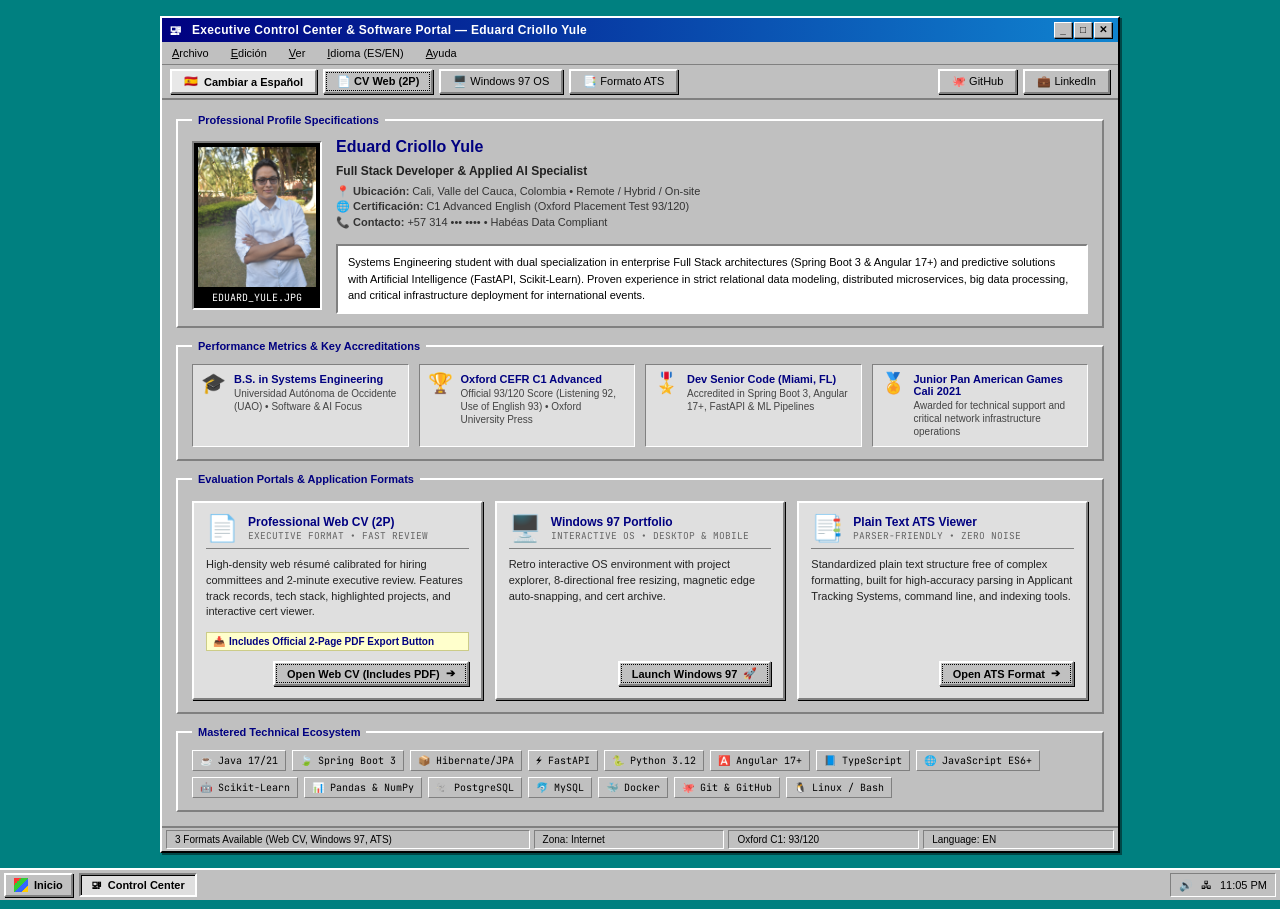
<file: index.html>
<!DOCTYPE html>
<html lang="es">
<head>
    <meta charset="UTF-8">
    <meta name="viewport" content="width=device-width, initial-scale=1.0">
    <meta name="description" content="Eduard Criollo Yule — Desarrollador Full Stack & Especialista en IA. Portal ejecutivo de ingeniería de software en interfaz clásica Windows 97 con CV interactivo compacto (2P), portafolio interactivo retro y visor ATS.">
    <title>Eduard Criollo Yule — Centro de Control Ejecutivo [Windows 97 Edition]</title>

    <!-- OpenGraph & Social Metadata -->
    <link rel="canonical" href="https://eduardcy.github.io/cv/">
    <meta property="og:type" content="website">
    <meta property="og:site_name" content="Eduard Criollo Yule — Windows 97 Software Portal">
    <meta property="og:title" content="Eduard Criollo Yule — Full Stack Developer & AI Specialist">
    <meta property="og:description" content="Portal ejecutivo de ingeniería de software estilo Windows 97: Spring Boot, Angular, IA predictiva, inglés C1 CEFR. CV Web 2P, Portafolio retro interactivo y Visor ATS.">
    <meta property="og:image" content="https://eduardcy.github.io/cv/data/img/FotoPerfil_01.JPG">
    <meta property="og:url" content="https://eduardcy.github.io/cv/">
    <meta name="twitter:card" content="summary_large_image">
    <meta name="twitter:title" content="Eduard Criollo Yule — Software Engineer & AI Specialist">
    <meta name="twitter:description" content="Windows 97 executive software portal: Full Stack (Spring Boot/Angular), Applied AI, C1 English, and ATS Plain Text viewer.">
    <meta name="twitter:image" content="https://eduardcy.github.io/cv/data/img/FotoPerfil_01.JPG">

    <!-- Retro Windows Typography -->
    <link rel="preconnect" href="https://fonts.googleapis.com">
    <link rel="preconnect" href="https://fonts.gstatic.com" crossorigin>
    <link href="https://fonts.googleapis.com/css2?family=Inter:wght@400;600;700&family=JetBrains+Mono:wght@400;600&display=swap" rel="stylesheet">

    <style>
        /* ==========================================================================
           DESIGN TOKENS — WINDOWS 97 AUTHENTIC SYSTEM PALETTE
           ========================================================================== */
        :root {
            --win-teal:        #008080;
            --win-gray:        #c0c0c0;
            --win-gray-light:  #dfdfdf;
            --win-gray-dark:   #808080;
            --win-black:       #000000;
            --win-white:       #ffffff;
            --win-navy:        #000080;
            --win-navy-light:  #1084d0;
            --win-blue-sel:    #000080;
            --win-text-sel:    #ffffff;
            --win-border-light:#ffffff;
            --win-border-dark: #808080;
            --win-border-black:#000000;

            --win-font:        'MS Sans Serif', Tahoma, 'Segoe UI', Arial, sans-serif;
            --win-font-mono:   'JetBrains Mono', 'Courier New', monospace;
            --taskbar-height:  32px;
        }

        *, *::before, *::after {
            box-sizing: border-box;
            margin: 0;
            padding: 0;
        }

        html, body {
            width: 100%;
            min-height: 100%;
            font-family: var(--win-font);
            font-size: 11px;
            color: var(--win-black);
            background-color: var(--win-teal);
            overflow-x: hidden;
            position: relative;
        }

        /* Contenedor del Escritorio */
        .win97-desktop {
            min-height: 100vh;
            padding: 16px 16px calc(var(--taskbar-height) + 24px) 16px;
            display: flex;
            flex-direction: column;
            align-items: center;
            justify-content: flex-start;
        }

        /* Ventana Principal de Control */
        .win97-master-window {
            width: 100%;
            max-width: 960px;
            background: var(--win-gray);
            border-top: 2px solid var(--win-white);
            border-left: 2px solid var(--win-white);
            border-right: 2px solid var(--win-border-black);
            border-bottom: 2px solid var(--win-border-black);
            box-shadow: 2px 2px 0px rgba(0, 0, 0, 0.45);
            display: flex;
            flex-direction: column;
            margin: 0 auto;
        }

        /* Barra de Título Clásica */
        .win97-titlebar {
            background: linear-gradient(90deg, var(--win-navy), var(--win-navy-light));
            color: var(--win-white);
            padding: 4px 6px;
            display: flex;
            justify-content: space-between;
            align-items: center;
            font-weight: bold;
            font-size: 12px;
            letter-spacing: 0.3px;
            user-select: none;
        }

        .titlebar-left {
            display: flex;
            align-items: center;
            gap: 8px;
        }

        .titlebar-icon {
            width: 16px;
            height: 16px;
            display: inline-flex;
            align-items: center;
            justify-content: center;
            font-size: 13px;
        }

        .titlebar-controls {
            display: flex;
            gap: 2px;
        }

        .win97-btn-box {
            width: 18px;
            height: 16px;
            background: var(--win-gray);
            color: var(--win-black);
            font-size: 10px;
            font-weight: bold;
            display: flex;
            align-items: center;
            justify-content: center;
            border-top: 1px solid var(--win-white);
            border-left: 1px solid var(--win-white);
            border-right: 1px solid var(--win-gray-dark);
            border-bottom: 1px solid var(--win-gray-dark);
            box-shadow: 1px 1px 0px var(--win-black);
            cursor: pointer;
            line-height: 1;
            padding: 0;
        }

        .win97-btn-box:active {
            border-top: 1px solid var(--win-gray-dark);
            border-left: 1px solid var(--win-gray-dark);
            border-right: 1px solid var(--win-white);
            border-bottom: 1px solid var(--win-white);
            box-shadow: inset 1px 1px 0px var(--win-black);
        }

        /* Barra de Menú */
        .win97-menubar {
            background: var(--win-gray);
            border-bottom: 1px solid var(--win-gray-dark);
            padding: 3px 6px;
            display: flex;
            align-items: center;
            gap: 14px;
            font-size: 11px;
            user-select: none;
        }

        .menu-item {
            cursor: pointer;
            padding: 2px 4px;
        }

        .menu-item:hover {
            background: var(--win-navy);
            color: var(--win-white);
        }

        /* Barra de Herramientas / Toolbar */
        .win97-toolbar {
            background: var(--win-gray);
            border-bottom: 2px solid var(--win-gray-dark);
            padding: 4px 8px;
            display: flex;
            align-items: center;
            justify-content: space-between;
            gap: 8px;
            flex-wrap: wrap;
        }

        .toolbar-group {
            display: flex;
            align-items: center;
            gap: 6px;
        }

        /* Botones de Estilo Windows 97 */
        .win97-btn {
            font-family: var(--win-font);
            font-size: 11px;
            background: var(--win-gray);
            color: var(--win-black);
            padding: 4px 12px;
            border-top: 2px solid var(--win-white);
            border-left: 2px solid var(--win-white);
            border-right: 2px solid var(--win-gray-dark);
            border-bottom: 2px solid var(--win-gray-dark);
            box-shadow: 1px 1px 0px var(--win-black);
            cursor: pointer;
            text-align: center;
            text-decoration: none;
            display: inline-flex;
            align-items: center;
            justify-content: center;
            gap: 6px;
            white-space: nowrap;
            user-select: none;
        }

        .win97-btn:hover {
            background: #d4d4d4;
        }

        .win97-btn:active {
            border-top: 2px solid var(--win-gray-dark);
            border-left: 2px solid var(--win-gray-dark);
            border-right: 2px solid var(--win-white);
            border-bottom: 2px solid var(--win-white);
            box-shadow: inset 1px 1px 0px var(--win-black);
            transform: translate(1px, 1px);
        }

        .win97-btn.default-btn {
            font-weight: bold;
            outline: 1px dotted var(--win-black);
            outline-offset: -4px;
        }

        .win97-btn.lang-btn {
            font-weight: bold;
            background: #e8e8e8;
        }

        /* Cuerpo de la Ventana */
        .win97-window-body {
            padding: 14px;
            display: flex;
            flex-direction: column;
            gap: 12px;
        }

        /* Groupboxes */
        .win97-groupbox {
            border-top: 2px solid var(--win-white);
            border-left: 2px solid var(--win-white);
            border-right: 2px solid var(--win-gray-dark);
            border-bottom: 2px solid var(--win-gray-dark);
            padding: 12px 14px;
            position: relative;
        }

        .win97-groupbox legend {
            padding: 0 6px;
            font-weight: bold;
            color: var(--win-navy);
            font-size: 11px;
        }

        /* Perfil y Especificaciones */
        .profile-sys-grid {
            display: grid;
            grid-template-columns: 130px 1fr;
            gap: 14px;
            align-items: center;
        }

        .profile-photo-frame {
            border-top: 2px solid var(--win-gray-dark);
            border-left: 2px solid var(--win-gray-dark);
            border-right: 2px solid var(--win-white);
            border-bottom: 2px solid var(--win-white);
            background: #000;
            padding: 4px;
            text-align: center;
        }

        .profile-img {
            width: 100%;
            height: 140px;
            object-fit: cover;
            display: block;
        }

        .photo-caption {
            font-family: var(--win-font-mono);
            font-size: 10px;
            color: #ffffff;
            margin-top: 4px;
            text-align: center;
        }

        .sys-info-box {
            display: flex;
            flex-direction: column;
            gap: 6px;
        }

        .sys-title {
            font-size: 16px;
            font-weight: bold;
            color: var(--win-navy);
            margin-bottom: 2px;
        }

        .sys-subtitle {
            font-size: 12px;
            font-weight: bold;
            color: #222;
        }

        .sys-detail {
            font-size: 11px;
            color: #333;
            line-height: 1.4;
        }

        .sys-well {
            border-top: 2px solid var(--win-gray-dark);
            border-left: 2px solid var(--win-gray-dark);
            border-right: 2px solid var(--win-white);
            border-bottom: 2px solid var(--win-white);
            background: var(--win-white);
            padding: 8px 10px;
            font-size: 11px;
            line-height: 1.5;
            color: #000;
            margin-top: 8px;
        }

        /* Cuadrícula de Métricas Clásicas */
        .metrics-grid {
            display: grid;
            grid-template-columns: repeat(auto-fit, minmax(200px, 1fr));
            gap: 10px;
        }

        .metric-item {
            border-top: 1px solid var(--win-gray-dark);
            border-left: 1px solid var(--win-gray-dark);
            border-right: 1px solid var(--win-white);
            border-bottom: 1px solid var(--win-white);
            background: var(--win-gray-light);
            padding: 8px;
            display: flex;
            align-items: flex-start;
            gap: 8px;
        }

        .metric-icon {
            font-size: 20px;
            line-height: 1;
        }

        .metric-text strong {
            display: block;
            font-size: 11px;
            color: var(--win-navy);
            margin-bottom: 2px;
        }

        .metric-text p {
            font-size: 10px;
            color: #444;
            line-height: 1.3;
        }

        /* 3 Portales Principales (Estilo Windows 97 Drives & Folders) */
        .portals-grid {
            display: grid;
            grid-template-columns: repeat(auto-fit, minmax(250px, 1fr));
            gap: 12px;
            margin-top: 4px;
        }

        .win97-portal-card {
            background: var(--win-gray-light);
            border-top: 2px solid var(--win-white);
            border-left: 2px solid var(--win-white);
            border-right: 2px solid var(--win-gray-dark);
            border-bottom: 2px solid var(--win-gray-dark);
            box-shadow: 1px 1px 0px var(--win-black);
            padding: 12px;
            display: flex;
            flex-direction: column;
            justify-content: space-between;
            text-decoration: none;
            color: var(--win-black);
            transition: transform 0.1s;
        }

        .win97-portal-card:hover {
            background: #ececec;
        }

        .win97-portal-card:active {
            border-top: 2px solid var(--win-gray-dark);
            border-left: 2px solid var(--win-gray-dark);
            border-right: 2px solid var(--win-white);
            border-bottom: 2px solid var(--win-white);
            box-shadow: inset 1px 1px 0px var(--win-black);
        }

        .portal-header {
            display: flex;
            align-items: center;
            gap: 10px;
            margin-bottom: 8px;
            border-bottom: 1px solid var(--win-gray-dark);
            padding-bottom: 6px;
        }

        .portal-icon {
            font-size: 26px;
            line-height: 1;
        }

        .portal-title-block h3 {
            font-size: 12px;
            font-weight: bold;
            color: var(--win-navy);
        }

        .portal-type-tag {
            font-size: 9.5px;
            font-family: var(--win-font-mono);
            color: #666;
            text-transform: uppercase;
        }

        .portal-desc {
            font-size: 11px;
            line-height: 1.45;
            color: #222;
            margin-bottom: 12px;
            flex-grow: 1;
        }

        .portal-pdf-hint {
            font-size: 10px;
            color: #000080;
            font-weight: bold;
            background: #ffffcc;
            border: 1px solid #cccc88;
            padding: 3px 6px;
            margin-bottom: 10px;
            display: flex;
            align-items: center;
            gap: 4px;
        }

        .portal-action-row {
            margin-top: auto;
            display: flex;
            justify-content: flex-end;
        }

        /* Pila Técnica y Chips */
        .tech-chips-wrap {
            display: flex;
            flex-wrap: wrap;
            gap: 6px;
        }

        .win97-chip {
            border-top: 1px solid var(--win-white);
            border-left: 1px solid var(--win-white);
            border-right: 1px solid var(--win-gray-dark);
            border-bottom: 1px solid var(--win-gray-dark);
            background: var(--win-gray);
            padding: 3px 7px;
            font-size: 10px;
            font-family: var(--win-font-mono);
            color: var(--win-black);
            display: inline-flex;
            align-items: center;
            gap: 4px;
        }

        /* Barra de Estado / Statusbar */
        .win97-statusbar {
            border-top: 2px solid var(--win-gray-dark);
            background: var(--win-gray);
            display: flex;
            align-items: center;
            padding: 2px 4px;
            gap: 4px;
            font-size: 10px;
            user-select: none;
        }

        .status-cell {
            border-top: 1px solid var(--win-gray-dark);
            border-left: 1px solid var(--win-gray-dark);
            border-right: 1px solid var(--win-white);
            border-bottom: 1px solid var(--win-white);
            padding: 3px 8px;
            background: var(--win-gray);
        }

        /* Barra de Tareas Inferior de Windows 97 */
        .win97-taskbar {
            position: fixed;
            bottom: 0;
            left: 0;
            right: 0;
            height: var(--taskbar-height);
            background: var(--win-gray);
            border-top: 2px solid var(--win-white);
            display: flex;
            align-items: center;
            justify-content: space-between;
            padding: 2px 4px;
            z-index: 1000;
            user-select: none;
        }

        .taskbar-left {
            display: flex;
            align-items: center;
            gap: 6px;
        }

        .start-btn {
            font-weight: bold;
            display: flex;
            align-items: center;
            gap: 6px;
            padding: 2px 8px;
            height: 24px;
        }

        .win97-flag {
            width: 14px;
            height: 14px;
            background: linear-gradient(135deg, #ff3333 25%, #33cc33 25%, #33cc33 50%, #3366ff 50%, #3366ff 75%, #ffcc00 75%);
            display: inline-block;
        }

        .taskbar-tab {
            border-top: 2px solid var(--win-gray-dark);
            border-left: 2px solid var(--win-gray-dark);
            border-right: 2px solid var(--win-white);
            border-bottom: 2px solid var(--win-white);
            background: var(--win-gray-light);
            padding: 2px 10px;
            height: 24px;
            font-weight: bold;
            display: flex;
            align-items: center;
            gap: 6px;
            box-shadow: inset 1px 1px 0px var(--win-black);
            font-size: 11px;
        }

        .system-tray {
            border-top: 1px solid var(--win-gray-dark);
            border-left: 1px solid var(--win-gray-dark);
            border-right: 1px solid var(--win-white);
            border-bottom: 1px solid var(--win-white);
            padding: 2px 8px;
            display: flex;
            align-items: center;
            gap: 8px;
            font-size: 11px;
            height: 24px;
        }

        /* Responsive Breakpoints */
        @media screen and (max-width: 768px) {
            .win97-desktop {
                padding: 4px 4px calc(var(--taskbar-height) + 12px) 4px;
            }
            .win97-master-window {
                box-shadow: none;
            }
            .win97-menubar {
                overflow-x: auto;
                white-space: nowrap;
                gap: 10px;
            }
            .win97-toolbar {
                justify-content: flex-start;
                gap: 4px;
                padding: 4px;
            }
            .toolbar-group {
                gap: 4px;
                flex-wrap: wrap;
            }
            .win97-btn {
                padding: 3px 8px;
                font-size: 10px;
            }
            .profile-sys-grid {
                grid-template-columns: 1fr;
                text-align: center;
            }
            .profile-photo-frame {
                margin: 0 auto;
                max-width: 130px;
            }
            .portals-grid {
                grid-template-columns: 1fr;
            }
            .metrics-grid {
                grid-template-columns: 1fr;
            }
            .win97-titlebar {
                font-size: 11px;
            }
            .sys-title {
                font-size: 14px;
            }
            .win97-statusbar {
                flex-direction: column;
                align-items: stretch;
            }
            .status-cell {
                text-align: center;
            }
        }
    </style>
</head>
<body>

    <!-- ESCRITORIO WINDOWS 97 -->
    <div class="win97-desktop">

        <!-- VENTANA PRINCIPAL DE CONTROL EJECUTIVO -->
        <main class="win97-master-window">
            
            <!-- Barra de Título -->
            <header class="win97-titlebar">
                <div class="titlebar-left">
                    <span class="titlebar-icon">🖳</span>
                    <span id="titlebarText">Centro de Control & Portal de Software — Eduard Criollo Yule</span>
                </div>
                <div class="titlebar-controls">
                    <button class="win97-btn-box" title="Minimizar">_</button>
                    <button class="win97-btn-box" title="Maximizar">□</button>
                    <button class="win97-btn-box" title="Cerrar" onclick="window.location.reload()">✕</button>
                </div>
            </header>

            <!-- Menú de la Aplicación -->
            <nav class="win97-menubar">
                <span class="menu-item"><u>A</u>rchivo</span>
                <span class="menu-item"><u>E</u>dición</span>
                <span class="menu-item"><u>V</u>er</span>
                <span class="menu-item" onclick="toggleLanguage()"><u>I</u>dioma (ES/EN)</span>
                <span class="menu-item"><u>A</u>yuda</span>
            </nav>

            <!-- Barra de Herramientas Superior -->
            <div class="win97-toolbar">
                <div class="toolbar-group">
                    <button class="win97-btn lang-btn" id="toolbarLangBtn" onclick="toggleLanguage()">
                        <span id="langFlag">🇬🇧</span>
                        <span id="langLabel">Switch to English</span>
                    </button>
                    <a href="01_Software_Dev/cv_web/cv_software.html" class="win97-btn default-btn" id="btnQuickCv">
                        📄 CV Web (2P)
                    </a>
                    <a href="01_Software_Dev/portfolio/option_tron/index.html" class="win97-btn" id="btnQuickWin97">
                        🖥️ Windows 97 OS
                    </a>
                    <a href="01_Software_Dev/cv_plain_text/viewer.html" class="win97-btn" id="btnQuickAts">
                        📑 Formato ATS
                    </a>
                </div>

                <div class="toolbar-group">
                    <a href="https://github.com/EduardCY" target="_blank" rel="noopener noreferrer" class="win97-btn">
                        🐙 GitHub
                    </a>
                    <a href="https://www.linkedin.com/in/eduard-criollo-yule/" target="_blank" rel="noopener noreferrer" class="win97-btn">
                        💼 LinkedIn
                    </a>
                </div>
            </div>

            <!-- Cuerpo de la Ventana Principal -->
            <div class="win97-window-body">

                <!-- 1. Perfil del Sistema & Especificaciones -->
                <fieldset class="win97-groupbox">
                    <legend id="legendProfile">Especificaciones del Perfil Profesional</legend>
                    <div class="profile-sys-grid">
                        <div class="profile-photo-frame">
                            <img src="data/img/FotoPerfil_01.JPG" alt="Eduard Criollo Yule" class="profile-img" onerror="this.src='data/assets/foto.png'">
                            <div class="photo-caption">EDUARD_YULE.JPG</div>
                        </div>

                        <div class="sys-info-box">
                            <h1 class="sys-title">Eduard Criollo Yule</h1>
                            <p class="sys-subtitle" id="txtSubtitle">Desarrollador Full Stack & Especialista en IA</p>
                            <p class="sys-detail">
                                📍 <strong>Ubicación:</strong> Cali, Valle del Cauca, Colombia • <span id="txtWorkMode">Remoto / Híbrido / Presencial</span><br>
                                🌐 <strong>Certificación:</strong> <span id="txtEnglishLevel">Inglés C1 Avanzado (Oxford Placement Test 93/120)</span><br>
                                📞 <strong>Contacto:</strong> +57 314 ••• •••• • Habéas Data Compliant
                            </p>

                            <div class="sys-well" id="txtSummary">
                                Ingeniero de Sistemas en formación con doble especialización en arquitecturas Full Stack empresariales (Spring Boot 3 & Angular 17+) y soluciones predictivas con Inteligencia Artificial (FastAPI, Scikit-Learn). Experiencia probada en modelado relacional estricto, microservicios distribuidos, gestión de datos masivos y despliegue de infraestructura crítica en eventos internacionales.
                            </div>
                        </div>
                    </div>
                </fieldset>

                <!-- 2. Acreditaciones & Métricas Oficiales -->
                <fieldset class="win97-groupbox">
                    <legend id="legendMetrics">Métricas de Rendimiento & Acreditaciones Clave</legend>
                    <div class="metrics-grid">
                        <div class="metric-item">
                            <span class="metric-icon">🎓</span>
                            <div class="metric-text">
                                <strong id="m1Title">Ingeniería de Sistemas</strong>
                                <p id="m1Desc">Universidad Autónoma de Occidente (UAO) • Enfoque en Software & IA</p>
                            </div>
                        </div>

                        <div class="metric-item">
                            <span class="metric-icon">🏆</span>
                            <div class="metric-text">
                                <strong id="m2Title">Oxford CEFR C1 Avanzado</strong>
                                <p id="m2Desc">Score 93/120 Oficial (Listening 92, Use of English 93) • Oxford University Press</p>
                            </div>
                        </div>

                        <div class="metric-item">
                            <span class="metric-icon">🎖️</span>
                            <div class="metric-text">
                                <strong id="m3Title">Dev Senior Code (Miami, FL)</strong>
                                <p id="m3Desc">Acreditado en Spring Boot 3, Angular 17+, FastAPI y Pipelines de ML</p>
                            </div>
                        </div>

                        <div class="metric-item">
                            <span class="metric-icon">🏅</span>
                            <div class="metric-text">
                                <strong id="m4Title">Juegos Panamericanos Cali 2021</strong>
                                <p id="m4Desc">Reconocimiento a soporte y operación de infraestructura crítica de red</p>
                            </div>
                        </div>
                    </div>
                </fieldset>

                <!-- 3. Los 3 Portales Principales de Evaluación -->
                <fieldset class="win97-groupbox">
                    <legend id="legendPortals">Portales de Evaluación & Formatos de Postulación</legend>
                    <div class="portals-grid">

                        <!-- Portal 1: CV Web Compacto 2P (Incluye PDF Oficial) -->
                        <div class="win97-portal-card" id="cardCvWeb">
                            <div>
                                <div class="portal-header">
                                    <span class="portal-icon">📄</span>
                                    <div class="portal-title-block">
                                        <h3 id="titleCvWeb">CV Web Profesional (2P)</h3>
                                        <span class="portal-type-tag" id="tagCvWeb">Formato Ejecutivo • Lectura Rápida</span>
                                    </div>
                                </div>
                                <p class="portal-desc" id="descCvWeb">
                                    Hoja de vida web interactiva calibrada en densidad visual para comités de contratación y revisión en 2 minutos. Incluye trayectoria completa, stacks y proyectos destacados.
                                </p>
                                <div class="portal-pdf-hint">
                                    <span>📥</span>
                                    <span id="hintPdf">Incluye botón de Exportar PDF Oficial (2 Páginas)</span>
                                </div>
                            </div>
                            <div class="portal-action-row">
                                <a href="01_Software_Dev/cv_web/cv_software.html" class="win97-btn default-btn" id="linkCvWeb">
                                    <span id="btnTextCvWeb">Abrir CV Web (Incluye PDF)</span> ➔
                                </a>
                            </div>
                        </div>

                        <!-- Portal 2: Portafolio Interactivo Windows 97 -->
                        <div class="win97-portal-card" id="cardWin97">
                            <div>
                                <div class="portal-header">
                                    <span class="portal-icon">🖥️</span>
                                    <div class="portal-title-block">
                                        <h3 id="titleWin97">Portafolio Windows 97</h3>
                                        <span class="portal-type-tag" id="tagWin97">Entorno OS • Desktop & Móvil</span>
                                    </div>
                                </div>
                                <p class="portal-desc" id="descWin97">
                                    Entorno de escritorio interactivo retro con explorador de archivos, redimensionamiento libre en 8 direcciones, auto-snapping magnético y visualizador oficial de certificaciones.
                                </p>
                            </div>
                            <div class="portal-action-row">
                                <a href="01_Software_Dev/portfolio/option_tron/index.html" class="win97-btn default-btn" id="linkWin97">
                                    <span id="btnTextWin97">Iniciar Windows 97</span> 🚀
                                </a>
                            </div>
                        </div>

                        <!-- Portal 3: Visor ATS en Texto Plano -->
                        <div class="win97-portal-card" id="cardAts">
                            <div>
                                <div class="portal-header">
                                    <span class="portal-icon">📑</span>
                                    <div class="portal-title-block">
                                        <h3 id="titleAts">Visor ATS en Texto Plano</h3>
                                        <span class="portal-type-tag" id="tagAts">Parser-Friendly • Sin Ruido</span>
                                    </div>
                                </div>
                                <p class="portal-desc" id="descAts">
                                    Estructura estandarizada en texto plano sin tablas complejas ni gráficos, optimizada para procesadores de selección automáticos (ATS), terminales e indexadores.
                                </p>
                            </div>
                            <div class="portal-action-row">
                                <a href="01_Software_Dev/cv_plain_text/viewer.html" class="win97-btn default-btn" id="linkAts">
                                    <span id="btnTextAts">Abrir Visor ATS</span> ➔
                                </a>
                            </div>
                        </div>

                    </div>
                </fieldset>

                <!-- 4. Pila Tecnológica & Herramientas -->
                <fieldset class="win97-groupbox">
                    <legend id="legendTech">Ecosistema Tecnológico Dominado</legend>
                    <div class="tech-chips-wrap">
                        <span class="win97-chip">☕ Java 17/21</span>
                        <span class="win97-chip">🍃 Spring Boot 3</span>
                        <span class="win97-chip">📦 Hibernate/JPA</span>
                        <span class="win97-chip">⚡ FastAPI</span>
                        <span class="win97-chip">🐍 Python 3.12</span>
                        <span class="win97-chip">🅰️ Angular 17+</span>
                        <span class="win97-chip">📘 TypeScript</span>
                        <span class="win97-chip">🌐 JavaScript ES6+</span>
                        <span class="win97-chip">🤖 Scikit-Learn</span>
                        <span class="win97-chip">📊 Pandas & NumPy</span>
                        <span class="win97-chip">🐘 PostgreSQL</span>
                        <span class="win97-chip">🐬 MySQL</span>
                        <span class="win97-chip">🐳 Docker</span>
                        <span class="win97-chip">🐙 Git & GitHub</span>
                        <span class="win97-chip">🐧 Linux / Bash</span>
                    </div>
                </fieldset>

            </div>

            <!-- Barra de Estado Inferior de la Ventana -->
            <footer class="win97-statusbar">
                <span class="status-cell" style="flex: 2;" id="sbStatus">3 Formatos Disponibles (CV Web, Windows 97, ATS)</span>
                <span class="status-cell" style="flex: 1;">Zona: Internet</span>
                <span class="status-cell" style="flex: 1;">Oxford C1: 93/120</span>
                <span class="status-cell" style="flex: 1;" id="sbLang">Idioma: ES</span>
            </footer>

        </main>
    </div>

    <!-- BARRA DE TAREAS RETRO WINDOWS 97 -->
    <footer class="win97-taskbar">
        <div class="taskbar-left">
            <button class="win97-btn start-btn" onclick="window.location.href='01_Software_Dev/portfolio/option_tron/index.html'">
                <span class="win97-flag"></span>
                <span style="font-weight: bold;">Inicio</span>
            </button>
            <div class="taskbar-tab">
                <span>🖳</span>
                <span id="tbTabTitle">Centro de Control</span>
            </div>
        </div>

        <div class="system-tray">
            <span title="Volumen">🔊</span>
            <span title="Conexión de red: 100 Mbps">🖧</span>
            <span id="systemClock">12:00 PM</span>
        </div>
    </footer>

    <!-- Motor Bilingüe Reactivo (ES / EN) -->
    <script>
        const I18N_DATA = {
            es: {
                titlebar: "Centro de Control & Portal de Software — Eduard Criollo Yule",
                langFlag: "🇬🇧",
                langLabel: "Switch to English",
                legendProfile: "Especificaciones del Perfil Profesional",
                subtitle: "Desarrollador Full Stack & Especialista en IA",
                workMode: "Remoto / Híbrido / Presencial",
                englishLevel: "Inglés C1 Avanzado (Oxford Placement Test 93/120)",
                summary: "Ingeniero de Sistemas en formación con doble especialización en arquitecturas Full Stack empresariales (Spring Boot 3 & Angular 17+) y soluciones predictivas con Inteligencia Artificial (FastAPI, Scikit-Learn). Experiencia probada en modelado relacional estricto, microservicios distribuidos, gestión de datos masivos y despliegue de infraestructura crítica en eventos internacionales.",
                legendMetrics: "Métricas de Rendimiento & Acreditaciones Clave",
                m1Title: "Ingeniería de Sistemas",
                m1Desc: "Universidad Autónoma de Occidente (UAO) • Enfoque en Software & IA",
                m2Title: "Oxford CEFR C1 Avanzado",
                m2Desc: "Score 93/120 Oficial (Listening 92, Use of English 93) • Oxford University Press",
                m3Title: "Dev Senior Code (Miami, FL)",
                m3Desc: "Acreditado en Spring Boot 3, Angular 17+, FastAPI y Pipelines de ML",
                m4Title: "Juegos Panamericanos Cali 2021",
                m4Desc: "Reconocimiento a soporte y operación de infraestructura crítica de red",
                legendPortals: "Portales de Evaluación & Formatos de Postulación",
                titleCvWeb: "CV Web Profesional (2P)",
                tagCvWeb: "Formato Ejecutivo • Lectura Rápida",
                descCvWeb: "Hoja de vida web interactiva calibrada en densidad visual para comités de contratación y revisión en 2 minutos. Incluye trayectoria completa, stacks y proyectos destacados.",
                hintPdf: "Incluye botón de Exportar PDF Oficial (2 Páginas)",
                btnTextCvWeb: "Abrir CV Web (Incluye PDF)",
                titleWin97: "Portafolio Windows 97",
                tagWin97: "Entorno OS • Desktop & Móvil",
                descWin97: "Entorno de escritorio interactivo retro con explorador de archivos, redimensionamiento libre en 8 direcciones, auto-snapping magnético y visualizador oficial de certificaciones.",
                btnTextWin97: "Iniciar Windows 97",
                titleAts: "Visor ATS en Texto Plano",
                tagAts: "Parser-Friendly • Sin Ruido",
                descAts: "Estructura estandarizada en texto plano sin tablas complejas ni gráficos, optimizada para procesadores de selección automáticos (ATS), terminales e indexadores.",
                btnTextAts: "Abrir Visor ATS",
                legendTech: "Ecosistema Tecnológico Dominado",
                sbStatus: "3 Formatos Disponibles (CV Web, Windows 97, ATS)",
                sbLang: "Idioma: ES",
                tbTabTitle: "Centro de Control"
            },
            en: {
                titlebar: "Executive Control Center & Software Portal — Eduard Criollo Yule",
                langFlag: "🇪🇸",
                langLabel: "Cambiar a Español",
                legendProfile: "Professional Profile Specifications",
                subtitle: "Full Stack Developer & Applied AI Specialist",
                workMode: "Remote / Hybrid / On-site",
                englishLevel: "C1 Advanced English (Oxford Placement Test 93/120)",
                summary: "Systems Engineering student with dual specialization in enterprise Full Stack architectures (Spring Boot 3 & Angular 17+) and predictive solutions with Artificial Intelligence (FastAPI, Scikit-Learn). Proven experience in strict relational data modeling, distributed microservices, big data processing, and critical infrastructure deployment for international events.",
                legendMetrics: "Performance Metrics & Key Accreditations",
                m1Title: "B.S. in Systems Engineering",
                m1Desc: "Universidad Autónoma de Occidente (UAO) • Software & AI Focus",
                m2Title: "Oxford CEFR C1 Advanced",
                m2Desc: "Official 93/120 Score (Listening 92, Use of English 93) • Oxford University Press",
                m3Title: "Dev Senior Code (Miami, FL)",
                m3Desc: "Accredited in Spring Boot 3, Angular 17+, FastAPI & ML Pipelines",
                m4Title: "Junior Pan American Games Cali 2021",
                m4Desc: "Awarded for technical support and critical network infrastructure operations",
                legendPortals: "Evaluation Portals & Application Formats",
                titleCvWeb: "Professional Web CV (2P)",
                tagCvWeb: "Executive Format • Fast Review",
                descCvWeb: "High-density web résumé calibrated for hiring committees and 2-minute executive review. Features track records, tech stack, highlighted projects, and interactive cert viewer.",
                hintPdf: "Includes Official 2-Page PDF Export Button",
                btnTextCvWeb: "Open Web CV (Includes PDF)",
                titleWin97: "Windows 97 Portfolio",
                tagWin97: "Interactive OS • Desktop & Mobile",
                descWin97: "Retro interactive OS environment with project explorer, 8-directional free resizing, magnetic edge auto-snapping, and cert archive.",
                btnTextWin97: "Launch Windows 97",
                titleAts: "Plain Text ATS Viewer",
                tagAts: "Parser-Friendly • Zero Noise",
                descAts: "Standardized plain text structure free of complex formatting, built for high-accuracy parsing in Applicant Tracking Systems, command line, and indexing tools.",
                btnTextAts: "Open ATS Format",
                legendTech: "Mastered Technical Ecosystem",
                sbStatus: "3 Formats Available (Web CV, Windows 97, ATS)",
                sbLang: "Language: EN",
                tbTabTitle: "Control Center"
            }
        };

        let currentLang = localStorage.getItem('eduard_portal_lang') || 'es';

        /**
         * Aplica los textos según el idioma seleccionado.
         * @param {'es'|'en'} lang Idioma a aplicar.
         */
        function applyLanguage(lang) {
            const d = I18N_DATA[lang] || I18N_DATA.es;

            document.getElementById('titlebarText').textContent = d.titlebar;
            document.getElementById('langFlag').textContent = d.langFlag;
            document.getElementById('langLabel').textContent = d.langLabel;
            document.getElementById('legendProfile').textContent = d.legendProfile;
            document.getElementById('txtSubtitle').textContent = d.subtitle;
            document.getElementById('txtWorkMode').textContent = d.workMode;
            document.getElementById('txtEnglishLevel').textContent = d.englishLevel;
            document.getElementById('txtSummary').textContent = d.summary;

            document.getElementById('legendMetrics').textContent = d.legendMetrics;
            document.getElementById('m1Title').textContent = d.m1Title;
            document.getElementById('m1Desc').textContent = d.m1Desc;
            document.getElementById('m2Title').textContent = d.m2Title;
            document.getElementById('m2Desc').textContent = d.m2Desc;
            document.getElementById('m3Title').textContent = d.m3Title;
            document.getElementById('m3Desc').textContent = d.m3Desc;
            document.getElementById('m4Title').textContent = d.m4Title;
            document.getElementById('m4Desc').textContent = d.m4Desc;

            document.getElementById('legendPortals').textContent = d.legendPortals;
            document.getElementById('titleCvWeb').textContent = d.titleCvWeb;
            document.getElementById('tagCvWeb').textContent = d.tagCvWeb;
            document.getElementById('descCvWeb').textContent = d.descCvWeb;
            document.getElementById('hintPdf').textContent = d.hintPdf;
            document.getElementById('btnTextCvWeb').textContent = d.btnTextCvWeb;

            document.getElementById('titleWin97').textContent = d.titleWin97;
            document.getElementById('tagWin97').textContent = d.tagWin97;
            document.getElementById('descWin97').textContent = d.descWin97;
            document.getElementById('btnTextWin97').textContent = d.btnTextWin97;

            document.getElementById('titleAts').textContent = d.titleAts;
            document.getElementById('tagAts').textContent = d.tagAts;
            document.getElementById('descAts').textContent = d.descAts;
            document.getElementById('btnTextAts').textContent = d.btnTextAts;

            document.getElementById('legendTech').textContent = d.legendTech;
            document.getElementById('sbStatus').textContent = d.sbStatus;
            document.getElementById('sbLang').textContent = d.sbLang;
            document.getElementById('tbTabTitle').textContent = d.tbTabTitle;

            // Enlazar CV Web y ATS a la variante correspondiente
            const linkCv = document.getElementById('linkCvWeb');
            const quickCv = document.getElementById('btnQuickCv');
            if (linkCv) linkCv.href = lang === 'en' ? '01_Software_Dev/cv_web/cv_software_en.html' : '01_Software_Dev/cv_web/cv_software.html';
            if (quickCv) quickCv.href = lang === 'en' ? '01_Software_Dev/cv_web/cv_software_en.html' : '01_Software_Dev/cv_web/cv_software.html';

            const linkAts = document.getElementById('linkAts');
            const quickAts = document.getElementById('btnQuickAts');
            if (linkAts) linkAts.href = lang === 'en' ? '01_Software_Dev/cv_plain_text/viewer_en.html' : '01_Software_Dev/cv_plain_text/viewer.html';
            if (quickAts) quickAts.href = lang === 'en' ? '01_Software_Dev/cv_plain_text/viewer_en.html' : '01_Software_Dev/cv_plain_text/viewer.html';

            document.documentElement.lang = lang;
            localStorage.setItem('eduard_portal_lang', lang);
            currentLang = lang;
        }

        /**
         * Alterna el idioma entre Español e Inglés.
         */
        function toggleLanguage() {
            const nextLang = currentLang === 'es' ? 'en' : 'es';
            applyLanguage(nextLang);
        }

        /**
         * Reloj de la barra de tareas en tiempo real.
         */
        function initClock() {
            const clock = document.getElementById('systemClock');
            if (!clock) return;
            function update() {
                const now = new Date();
                let hours = now.getHours();
                const minutes = String(now.getMinutes()).padStart(2, '0');
                const ampm = hours >= 12 ? 'PM' : 'AM';
                hours = hours % 12;
                hours = hours ? hours : 12;
                clock.textContent = `${hours}:${minutes} ${ampm}`;
            }
            update();
            setInterval(update, 1000);
        }

        document.addEventListener('DOMContentLoaded', () => {
            initClock();
            const saved = localStorage.getItem('eduard_portal_lang');
            if (!saved) {
                const navLang = navigator.language || navigator.userLanguage || 'es';
                currentLang = navLang.toLowerCase().startsWith('es') ? 'es' : 'en';
            }
            applyLanguage(currentLang);
        });
    </script>
</body>
</html>
</file>
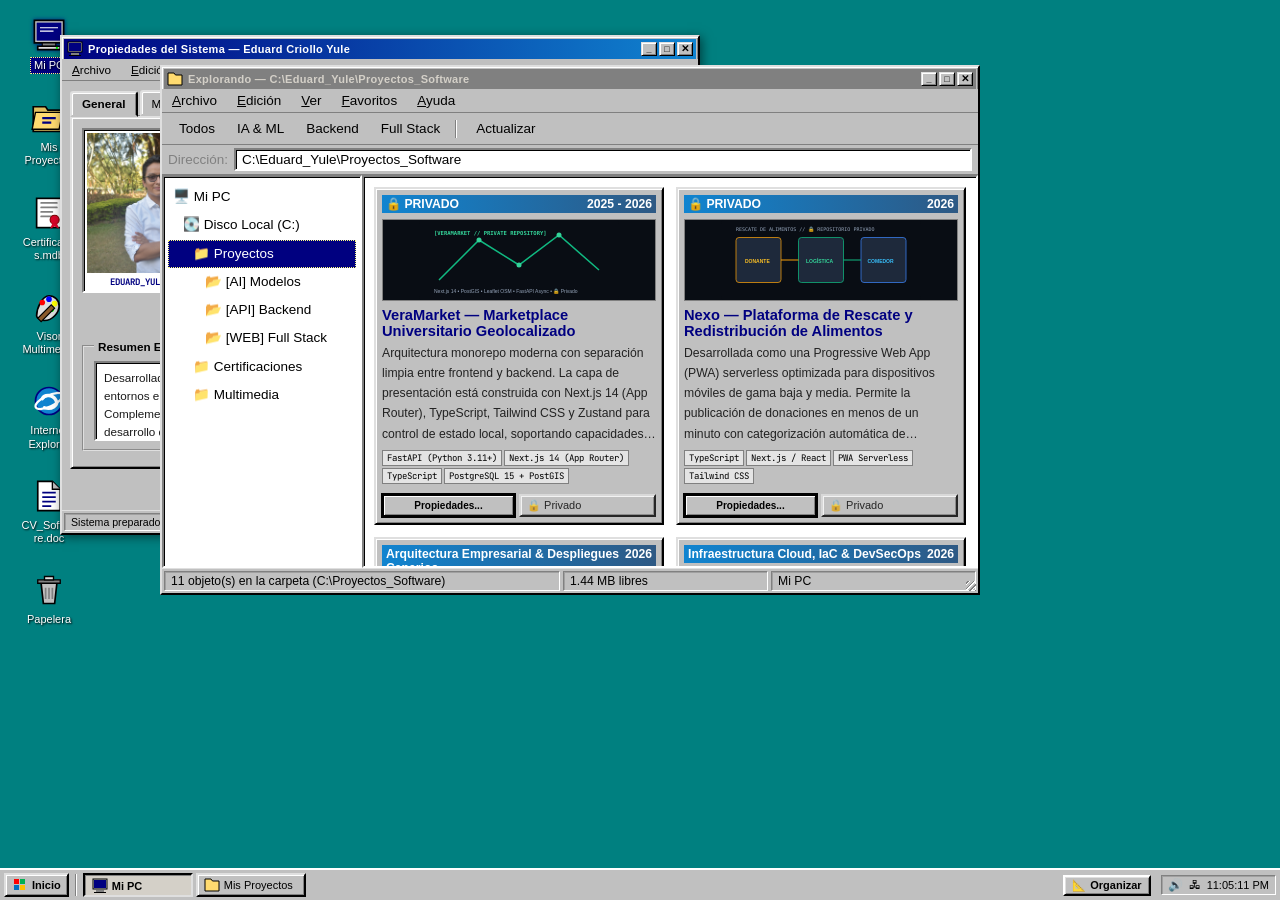
<file: 01_Software_Dev/portfolio/option_tron/index.html>
<!DOCTYPE html>
<html lang="es">
<head>
    <meta charset="UTF-8">
    <meta name="viewport" content="width=device-width, initial-scale=1.0">
    <title>Eduard Criollo Yule — Portafolio Profesional Windows 97 Edition</title>

    <!-- Retro Windows Typography -->
    <link rel="preconnect" href="https://fonts.googleapis.com">
    <link rel="preconnect" href="https://fonts.gstatic.com" crossorigin>
    <link href="https://fonts.googleapis.com/css2?family=VT323&family=Inter:wght@400;600;700&family=JetBrains+Mono:wght@400;500;700&display=swap" rel="stylesheet">

    <link rel="stylesheet" href="style.css">
</head>
<body class="theme-classic-teal">

    <!-- ESCRITORIO WINDOWS 97 -->
    <div class="desktop" id="desktop">

        <!-- CONTORNO FANTASMA PARA AUTOSNAPPING -->
        <div class="win97-snap-preview" id="snapPreview"></div>

        <!-- ICONOS DEL ESCRITORIO -->
        <div class="desktop-icons" id="desktopIcons">
            <div class="desktop-icon active-icon" tabindex="0" data-window="winProfile" title="Doble clic para abrir Perfil del Sistema">
                <div class="icon-graphic icon-computer"></div>
                <span class="icon-label">Mi PC</span>
            </div>

            <div class="desktop-icon" tabindex="0" data-window="winProjects" title="Doble clic para abrir Explorador de Proyectos">
                <div class="icon-graphic icon-folder-projects"></div>
                <span class="icon-label">Mis Proyectos</span>
            </div>

            <div class="desktop-icon" tabindex="0" data-window="winCerts" title="Doble clic para abrir Base de Certificados">
                <div class="icon-graphic icon-certs"></div>
                <span class="icon-label">Certificados.mdb</span>
            </div>

            <div class="desktop-icon" tabindex="0" data-window="winViewer" title="Doble clic para abrir Visor Multimedia">
                <div class="icon-graphic icon-paint"></div>
                <span class="icon-label">Visor Multimedia</span>
            </div>

            <div class="desktop-icon" tabindex="0" data-window="winBrowser" title="Doble clic para abrir Internet Explorer">
                <div class="icon-graphic icon-ie"></div>
                <span class="icon-label">Internet Explorer</span>
            </div>

            <div class="desktop-icon" tabindex="0" onclick="window.location.href='../../cv_web/cv_software.html'" title="Ir a Hoja de Vida Software">
                <div class="icon-graphic icon-doc"></div>
                <span class="icon-label">CV_Software.doc</span>
            </div>

            <div class="desktop-icon" tabindex="0" data-window="winTrash" title="Papelera de reciclaje">
                <div class="icon-graphic icon-trash"></div>
                <span class="icon-label">Papelera</span>
            </div>
        </div>

        <!-- ====================================================================
             VENTANA 1: MI PC — PROPIEDADES DEL SISTEMA Y PERFIL EJECUTIVO
             ==================================================================== -->
        <section class="win97-window active" id="winProfile" style="top: 35px; left: 60px; width: 640px; height: 500px; z-index: 10;">
            <header class="win97-titlebar" data-drag-handle>
                <div class="titlebar-left">
                    <span class="win97-icon-mini icon-computer-mini"></span>
                    <span class="titlebar-text">Propiedades del Sistema — Eduard Criollo Yule</span>
                </div>
                <div class="titlebar-controls">
                    <button class="win97-btn-box" onclick="minimizeWindow('winProfile')" title="Minimizar">_</button>
                    <button class="win97-btn-box" onclick="maximizeWindow('winProfile')" title="Maximizar">□</button>
                    <button class="win97-btn-box btn-close" onclick="closeWindow('winProfile')" title="Cerrar">✕</button>
                </div>
            </header>

            <!-- Menú de la ventana -->
            <nav class="win97-menubar">
                <span class="menu-item"><u>A</u>rchivo</span>
                <span class="menu-item"><u>E</u>dición</span>
                <span class="menu-item"><u>V</u>er</span>
                <span class="menu-item"><u>A</u>yuda</span>
            </nav>

            <!-- Contenido con pestañas de Sistema -->
            <div class="win97-window-body">
                <div class="tab-strip">
                    <button class="tab-button active" onclick="switchProfileTab('generalTab', this)">General</button>
                    <button class="tab-button" onclick="switchProfileTab('metricsTab', this)">Métricas & Idiomas</button>
                    <button class="tab-button" onclick="switchProfileTab('hardwareTab', this)">Pila Técnica</button>
                    <button class="tab-button" onclick="switchProfileTab('contactTab', this)">Contacto & Redes</button>
                </div>

                <div class="tab-content-area">
                    <!-- Tab General -->
                    <div class="tab-pane active" id="generalTab">
                        <div class="profile-sys-grid">
                            <div class="profile-photo-frame">
                                <img src="../../../data/img/FotoPerfil_01.JPG" alt="Eduard Criollo Yule" class="win97-profile-img" onerror="this.src='../../../data/assets/foto.png'">
                                <div class="photo-caption">EDUARD_YULE.JPG</div>
                            </div>
                            <div class="profile-sys-info">
                                <fieldset class="win97-groupbox">
                                    <legend>Sistema Operativo Profesional</legend>
                                    <p class="sys-strong">Eduard Criollo Yule v4.0 (Edición 2026)</p>
                                    <p class="sys-detail">Desarrollador Full Stack & Especialista en IA</p>
                                    <p class="sys-detail">Cali, Valle del Cauca, Colombia</p>
                                </fieldset>

                                <fieldset class="win97-groupbox" style="margin-top: 8px;">
                                    <legend>Especificaciones de Formación</legend>
                                    <p class="sys-detail"><strong>Universidad:</strong> Univ. Autónoma de Occidente (UAO)</p>
                                    <p class="sys-detail"><strong>Programa:</strong> Ingeniería de Sistemas (Activo)</p>
                                    <p class="sys-detail"><strong>Certificación C1:</strong> Oxford Placement Test (Score 93/120)</p>
                                    <p class="sys-detail"><strong>Acreditación:</strong> Dev Senior Code (Full Stack & IA - Miami)</p>
                                </fieldset>
                            </div>
                        </div>

                        <fieldset class="win97-groupbox" style="margin-top: 10px;">
                            <legend>Resumen Ejecutivo / Hook Profesional</legend>
                            <p class="sys-summary-text" id="sysSummaryText">
                                Desarrollador de Software con doble enfoque en arquitectura Full Stack empresarial (Spring Boot & Angular) y soluciones predictivas con Inteligencia Artificial (FastAPI, Scikit-Learn). Experiencia comprobada en modelado relacional estricto, microservicios distribuidos y resolución de incidencias en certámenes internacionales.
                            </p>
                        </fieldset>
                    </div>

                    <!-- Tab Métricas & Idiomas -->
                    <div class="tab-pane" id="metricsTab">
                        <fieldset class="win97-groupbox">
                            <legend>Acreditaciones & Métricas Oficiales</legend>
                            <div class="metrics-sys-list">
                                <div class="metric-row">
                                    <span class="m-icon">🏆</span>
                                    <div class="m-text">
                                        <strong>Oxford University Press — CEFR C1 Avanzado</strong>
                                        <p>Calificación: 93/120 puntos (Listening 92/C1, Use of English 93/C1).</p>
                                    </div>
                                </div>
                                <div class="metric-row">
                                    <span class="m-icon">🎖️</span>
                                    <div class="m-text">
                                        <strong>Dev Senior Code — Especialista Full Stack & IA Empresarial</strong>
                                        <p>Acreditado en Spring Boot 3, Angular 17+, FastAPI y Pipelines de ML.</p>
                                    </div>
                                </div>
                                <div class="metric-row">
                                    <span class="m-icon">🏅</span>
                                    <div class="m-text">
                                        <strong>Juegos Panamericanos Juveniles Cali 2021</strong>
                                        <p>Reconocimiento a soporte técnico y despliegue de infraestructura crítica de red.</p>
                                    </div>
                                </div>
                            </div>
                        </fieldset>

                        <fieldset class="win97-groupbox" style="margin-top: 10px;">
                            <legend>Competencia Lingüística</legend>
                            <p class="sys-detail"><strong>Español:</strong> Nativo (Lengua materna)</p>
                            <p class="sys-detail"><strong>Inglés:</strong> C1 Avanzado Profesional (Certificado por Oxford University Press)</p>
                        </fieldset>
                    </div>

                    <!-- Tab Hardware / Pila Técnica -->
                    <div class="tab-pane" id="hardwareTab">
                        <fieldset class="win97-groupbox">
                            <legend>Controladores & Tecnologías Instaladas</legend>
                            <div class="tech-tree">
                                <div class="tree-node">
                                    <span class="tree-bullet">📁</span> <strong>Inteligencia Artificial:</strong>
                                    <span class="tree-val">Machine Learning, Scikit-Learn, FastAPI, Pandas, NumPy, Pydantic</span>
                                </div>
                                <div class="tree-node">
                                    <span class="tree-bullet">📁</span> <strong>Backend Empresarial:</strong>
                                    <span class="tree-val">Spring Boot 3, Java 17+, Spring Security, JWT, Flask, RESTful APIs</span>
                                </div>
                                <div class="tree-node">
                                    <span class="tree-bullet">📁</span> <strong>Bases de Datos & Persistencia:</strong>
                                    <span class="tree-val">PostgreSQL, MySQL, SQLite, SQLAlchemy, Transacciones ACID, 3NF</span>
                                </div>
                                <div class="tree-node">
                                    <span class="tree-bullet">📁</span> <strong>Frontend Web:</strong>
                                    <span class="tree-val">Angular, TypeScript, JavaScript ES6+, HTML5 Semántico, CSS3 Flex/Grid</span>
                                </div>
                                <div class="tree-node">
                                    <span class="tree-bullet">📁</span> <strong>Infraestructura & Herramientas:</strong>
                                    <span class="tree-val">Git, GitHub, Linux, PowerShell, Virtualenv, VS Code, Dibujo Técnico</span>
                                </div>
                            </div>
                        </fieldset>
                    </div>

                    <!-- Tab Contacto & Redes -->
                    <div class="tab-pane" id="contactTab">
                        <fieldset class="win97-groupbox">
                            <legend>Comunicaciones & Enlaces Externos</legend>
                            <div class="social-sys-buttons">
                                <a href="https://www.linkedin.com/in/eduard-criollo-yule/" target="_blank" class="win97-btn social-link">
                                    💼 Conectar en LinkedIn
                                </a>
                                <a href="https://github.com/EduardCY" target="_blank" class="win97-btn social-link">
                                    🐙 Explorar Código en GitHub
                                </a>
                                <a href="https://platzi.com/@EduardYule/" target="_blank" class="win97-btn social-link">
                                    🟢 Diplomas y Rutas Platzi
                                </a>
                                <a href="mailto:eduardcriolloyule2004@gmail.com" class="win97-btn social-link">
                                    ✉️ Enviar Correo Directo
                                </a>
                            </div>
                        </fieldset>
                    </div>
                </div>

                <!-- Botones inferiores de diálogo -->
                <div class="dialog-button-row">
                    <button class="win97-btn default-btn" onclick="openWindow('winProjects')">Ver Proyectos ›</button>
                    <button class="win97-btn" onclick="window.location.href='../../cv_web/cv_software.html'">Abrir CV Web</button>
                    <button class="win97-btn" onclick="closeWindow('winProfile')">Aceptar</button>
                </div>
            </div>

            <!-- Barra de estado -->
            <footer class="win97-statusbar">
                <span class="status-cell" style="flex: 2;">Sistema preparado • Memoria RAM: 64 MB</span>
                <span class="status-cell" style="flex: 1;">Mi PC</span>
            </footer>
        </section>


        <!-- ====================================================================
             VENTANA 2: EXPLORADOR DE PROYECTOS (C:\EDUARD_YULE\PROYECTOS)
             ==================================================================== -->
        <section class="win97-window" id="winProjects" style="top: 65px; left: 160px; width: 820px; height: 530px; z-index: 12;">
            <header class="win97-titlebar" data-drag-handle>
                <div class="titlebar-left">
                    <span class="win97-icon-mini icon-folder-mini"></span>
                    <span class="titlebar-text">Explorando — C:\Eduard_Yule\Proyectos_Software</span>
                </div>
                <div class="titlebar-controls">
                    <button class="win97-btn-box" onclick="minimizeWindow('winProjects')" title="Minimizar">_</button>
                    <button class="win97-btn-box" onclick="maximizeWindow('winProjects')" title="Maximizar">□</button>
                    <button class="win97-btn-box btn-close" onclick="closeWindow('winProjects')" title="Cerrar">✕</button>
                </div>
            </header>

            <!-- Menú -->
            <nav class="win97-menubar">
                <span class="menu-item"><u>A</u>rchivo</span>
                <span class="menu-item"><u>E</u>dición</span>
                <span class="menu-item"><u>V</u>er</span>
                <span class="menu-item"><u>F</u>avoritos</span>
                <span class="menu-item"><u>A</u>yuda</span>
            </nav>

            <!-- Barra de herramientas con iconos retro -->
            <div class="win97-toolbar">
                <button class="tb-btn" onclick="filterProjects('all')" id="btnFilterAll" title="Ver todos">
                    <span class="tb-icon icon-tb-all"></span>
                    <span class="tb-text">Todos</span>
                </button>
                <button class="tb-btn" onclick="filterProjects('ai')" id="btnFilterAI" title="Inteligencia Artificial">
                    <span class="tb-icon icon-tb-ai"></span>
                    <span class="tb-text">IA & ML</span>
                </button>
                <button class="tb-btn" onclick="filterProjects('backend')" id="btnFilterBackend" title="Backend y APIs">
                    <span class="tb-icon icon-tb-backend"></span>
                    <span class="tb-text">Backend</span>
                </button>
                <button class="tb-btn" onclick="filterProjects('fullstack')" id="btnFilterFullstack" title="Full Stack">
                    <span class="tb-icon icon-tb-fullstack"></span>
                    <span class="tb-text">Full Stack</span>
                </button>
                <span class="tb-sep"></span>
                <button class="tb-btn" onclick="refreshProjects()" title="Actualizar datos">
                    <span class="tb-icon icon-tb-refresh"></span>
                    <span class="tb-text">Actualizar</span>
                </button>
            </div>

            <!-- Barra de dirección C:\... -->
            <div class="win97-addressbar">
                <span class="address-label">Dirección:</span>
                <div class="address-input" id="addressInput">C:\Eduard_Yule\Proyectos_Software</div>
            </div>

            <!-- Cuerpo del explorador (árbol lateral + lista de archivos) -->
            <div class="explorer-body">
                <!-- Panel izquierdo: Árbol de carpetas -->
                <aside class="explorer-tree">
                    <div class="tree-item" onclick="filterProjects('all')">
                        <span class="tree-bullet">🖥️</span> Mi PC
                    </div>
                    <div class="tree-item indent-1" onclick="filterProjects('all')">
                        <span class="tree-bullet">💽</span> Disco Local (C:)
                    </div>
                    <div class="tree-item indent-2 active-folder" id="treeFolderProjs" onclick="filterProjects('all')">
                        <span class="tree-bullet">📁</span> Proyectos
                    </div>
                    <div class="tree-item indent-3" onclick="filterProjects('ai')">
                        <span class="tree-bullet">📂</span> [AI] Modelos
                    </div>
                    <div class="tree-item indent-3" onclick="filterProjects('backend')">
                        <span class="tree-bullet">📂</span> [API] Backend
                    </div>
                    <div class="tree-item indent-3" onclick="filterProjects('fullstack')">
                        <span class="tree-bullet">📂</span> [WEB] Full Stack
                    </div>
                    <div class="tree-item indent-2" onclick="openWindow('winCerts')">
                        <span class="tree-bullet">📁</span> Certificaciones
                    </div>
                    <div class="tree-item indent-2" onclick="openWindow('winViewer')">
                        <span class="tree-bullet">📁</span> Multimedia
                    </div>
                </aside>

                <!-- Panel derecho: Lista de proyectos -->
                <main class="explorer-files-view" id="projectsContainer">
                    <div class="loading-box">Cargando catálogo de proyectos desde la fuente madre...</div>
                </main>
            </div>

            <!-- Barra de estado -->
            <footer class="win97-statusbar">
                <span class="status-cell" id="projectsCountStatus" style="flex: 2;">Iniciando explorador...</span>
                <span class="status-cell" style="flex: 1;">1.44 MB libres</span>
                <span class="status-cell" style="flex: 1;">Mi PC</span>
            </footer>
        </section>


        <!-- ====================================================================
             VENTANA 3: CERTIFICACIONES & ACREDITACIONES (BASE DE DATOS)
             ==================================================================== -->
        <section class="win97-window" id="winCerts" style="top: 95px; left: 220px; width: 720px; height: 490px; z-index: 11; display: none;">
            <header class="win97-titlebar" data-drag-handle>
                <div class="titlebar-left">
                    <span class="win97-icon-mini icon-certs-mini"></span>
                    <span class="titlebar-text">Certificaciones.mdb — Catálogo de Acreditaciones</span>
                </div>
                <div class="titlebar-controls">
                    <button class="win97-btn-box" onclick="minimizeWindow('winCerts')" title="Minimizar">_</button>
                    <button class="win97-btn-box" onclick="maximizeWindow('winCerts')" title="Maximizar">□</button>
                    <button class="win97-btn-box btn-close" onclick="closeWindow('winCerts')" title="Cerrar">✕</button>
                </div>
            </header>

            <nav class="win97-menubar">
                <span class="menu-item"><u>T</u>abla</span>
                <span class="menu-item"><u>F</u>iltro</span>
                <span class="menu-item"><u>R</u>egistro</span>
                <span class="menu-item"><u>A</u>yuda</span>
            </nav>

            <div class="win97-window-body">
                <p style="font-size: 11px; margin-bottom: 8px;">
                    Registros certificados por instituciones académicas e internacionales. Doble clic en cualquier fila para inspeccionar o verificar credencial:
                </p>

                <div class="table-scroll-wrap">
                    <table class="win97-table" id="certsTable">
                        <thead>
                            <tr>
                                <th>Institución</th>
                                <th>Acreditación / Título</th>
                                <th>Fecha / ID</th>
                                <th>Verificación</th>
                            </tr>
                        </thead>
                        <tbody id="certsTableBody">
                            <tr><td colspan="4" style="text-align: center;">Cargando certificaciones...</td></tr>
                        </tbody>
                    </table>
                </div>

                <div class="dialog-button-row" style="margin-top: 10px;">
                    <button class="win97-btn" onclick="openWindow('winProjects')">Explorar Proyectos</button>
                    <button class="win97-btn" onclick="closeWindow('winCerts')">Cerrar</button>
                </div>
            </div>

            <footer class="win97-statusbar">
                <span class="status-cell" id="certsStatusCell" style="flex: 2;">Total registros: 18</span>
                <span class="status-cell" style="flex: 1;">Solo Lectura</span>
            </footer>
        </section>


        <!-- ====================================================================
             VENTANA 4: VISOR MULTIMEDIA (BANNER & FOTOGRAFÍA OFICIAL)
             ==================================================================== -->
        <section class="win97-window" id="winViewer" style="top: 80px; left: 140px; width: 740px; height: 520px; z-index: 13; display: none;">
            <header class="win97-titlebar" data-drag-handle>
                <div class="titlebar-left">
                    <span class="win97-icon-mini icon-paint-mini"></span>
                    <span class="titlebar-text">Visor de Imágenes — Banner y Fotografía de Perfil</span>
                </div>
                <div class="titlebar-controls">
                    <button class="win97-btn-box" onclick="minimizeWindow('winViewer')" title="Minimizar">_</button>
                    <button class="win97-btn-box" onclick="maximizeWindow('winViewer')" title="Maximizar">□</button>
                    <button class="win97-btn-box btn-close" onclick="closeWindow('winViewer')" title="Cerrar">✕</button>
                </div>
            </header>

            <nav class="win97-menubar">
                <span class="menu-item"><u>A</u>rchivo</span>
                <span class="menu-item"><u>I</u>magen</span>
                <span class="menu-item"><u>V</u>er</span>
                <span class="menu-item"><u>A</u>yuda</span>
            </nav>

            <div class="win97-window-body">
                <div class="viewer-tabs">
                    <button class="tab-button active" onclick="switchViewerTab('viewBanner', this)">Banner Panorámico (banner.jpg)</button>
                    <button class="tab-button" onclick="switchViewerTab('viewPhoto', this)">Fotografía de Perfil (FotoPerfil_01.JPG)</button>
                </div>

                <div class="viewer-display-box" id="viewBanner">
                    <div class="viewer-img-container">
                        <img src="../../../data/img/banner.jpg" alt="Banner Eduard Criollo Yule" class="viewer-content-img" onerror="this.src='../../../data/assets/foto.png'">
                    </div>
                    <div class="viewer-meta">
                        <span>Archivo: <strong>banner.jpg</strong></span>
                        <span>Resolución: 4128 × 1024 px</span>
                        <span>Uso: Encabezado generalizado</span>
                    </div>
                </div>

                <div class="viewer-display-box" id="viewPhoto" style="display: none;">
                    <div class="viewer-img-container">
                        <img src="../../../data/img/FotoPerfil_01.JPG" alt="Foto Perfil Eduard Criollo Yule" class="viewer-content-img" onerror="this.src='../../../data/assets/foto.png'">
                    </div>
                    <div class="viewer-meta">
                        <span>Archivo: <strong>FotoPerfil_01.JPG</strong></span>
                        <span>Resolución: 6000 × 4000 px</span>
                        <span>Uso: Foto de perfil centralizada</span>
                    </div>
                </div>

                <div class="dialog-button-row" style="margin-top: 8px;">
                    <button class="win97-btn" onclick="closeWindow('winViewer')">Cerrar Visor</button>
                </div>
            </div>

            <footer class="win97-statusbar">
                <span class="status-cell" style="flex: 2;">100% Zoom • 24 bits Color</span>
                <span class="status-cell" style="flex: 1;">Listo</span>
            </footer>
        </section>


        <!-- ====================================================================
             VENTANA 5: INTERNET EXPLORER RETRO
             ==================================================================== -->
        <section class="win97-window" id="winBrowser" style="top: 50px; left: 100px; width: 680px; height: 460px; z-index: 14; display: none;">
            <header class="win97-titlebar" data-drag-handle>
                <div class="titlebar-left">
                    <span class="win97-icon-mini icon-ie-mini"></span>
                    <span class="titlebar-text">Microsoft Internet Explorer — Red Profesional</span>
                </div>
                <div class="titlebar-controls">
                    <button class="win97-btn-box" onclick="minimizeWindow('winBrowser')">_</button>
                    <button class="win97-btn-box" onclick="maximizeWindow('winBrowser')">□</button>
                    <button class="win97-btn-box btn-close" onclick="closeWindow('winBrowser')">✕</button>
                </div>
            </header>

            <div class="win97-addressbar">
                <span class="address-label">URL:</span>
                <div class="address-input">http://eduardyule.dev/software_portal.htm</div>
            </div>

            <div class="win97-window-body">
                <fieldset class="win97-groupbox">
                    <legend>Portales & Documentos de Software</legend>
                    <div class="ie-links-grid">
                        <a href="../../../index.html" class="ie-link-card">
                            <span class="ie-card-icon">🏛️</span>
                            <div>
                                <strong>Portal Principal de Software</strong>
                                <p>Landing ejecutiva y acceso central a todos los formatos.</p>
                            </div>
                        </a>

                        <a href="../../cv_web/cv_software.html" class="ie-link-card">
                            <span class="ie-card-icon">💻</span>
                            <div>
                                <strong>CV Software (Web Compacto 2P)</strong>
                                <p>Hoja de vida interactiva y optimizada para lectura ejecutiva.</p>
                            </div>
                        </a>

                        <a href="../../cv_plain_text/viewer.html" class="ie-link-card">
                            <span class="ie-card-icon">📑</span>
                            <div>
                                <strong>Visor ATS (Texto Plano)</strong>
                                <p>Formato estandarizado sin ruido para sistemas de selección.</p>
                            </div>
                        </a>
                    </div>
                </fieldset>

                <div class="dialog-button-row" style="margin-top: 10px;">
                    <button class="win97-btn default-btn" onclick="closeWindow('winBrowser')">Cerrar Navegador</button>
                </div>
            </div>

            <footer class="win97-statusbar">
                <span class="status-cell" style="flex: 2;">Página cargada correctamente</span>
                <span class="status-cell" style="flex: 1;">Zona Internet</span>
            </footer>
        </section>


        <!-- ====================================================================
             VENTANA 6: PAPELERA DE RECICLAJE
             ==================================================================== -->
        <section class="win97-window" id="winTrash" style="top: 120px; left: 220px; width: 460px; height: 340px; z-index: 15; display: none;">
            <header class="win97-titlebar" data-drag-handle>
                <div class="titlebar-left">
                    <span class="win97-icon-mini icon-trash-mini"></span>
                    <span class="titlebar-text">Papelera de reciclaje</span>
                </div>
                <div class="titlebar-controls">
                    <button class="win97-btn-box" onclick="minimizeWindow('winTrash')" title="Minimizar">_</button>
                    <button class="win97-btn-box" onclick="maximizeWindow('winTrash')" title="Maximizar">□</button>
                    <button class="win97-btn-box btn-close" onclick="closeWindow('winTrash')" title="Cerrar">✕</button>
                </div>
            </header>

            <div class="win97-window-body">
                <fieldset class="win97-groupbox">
                    <legend>Elementos Depurados</legend>
                    <ul class="trash-list">
                        <li>🐛 <code>NullPointerException</code> (Eliminado mediante pruebas exhaustivas)</li>
                        <li>🐛 <code>SQL_Injection_Vulnerability</code> (Eliminado mediante ORM y consultas parametrizadas)</li>
                        <li>🐛 <code>Legacy_Monolith_Spaghetti</code> (Reemplazado por arquitectura en capas y microservicios)</li>
                        <li>🐛 <code>Race_Condition_Thread</code> (Resuelto mediante asincronía y locks)</li>
                    </ul>
                </fieldset>
                <div class="dialog-button-row" style="margin-top: 10px;">
                    <button class="win97-btn" onclick="closeWindow('winTrash')">Vaciar Papelera</button>
                    <button class="win97-btn default-btn" onclick="closeWindow('winTrash')">Cerrar</button>
                </div>
            </div>
            <footer class="win97-statusbar">
                <span class="status-cell">4 objetos seleccionados</span>
            </footer>
        </section>


        <!-- ====================================================================
             DIÁLOGO MODAL: PROPIEDADES DE UN PROYECTO SELECCIONADO
             ==================================================================== -->
        <div class="win97-modal-backdrop" id="projectModal" onclick="closeModalOnBackdrop(event)">
            <div class="win97-window modal-window" id="projectModalWindow">
                <header class="win97-titlebar">
                    <div class="titlebar-left">
                        <span class="win97-icon-mini icon-doc-mini"></span>
                        <span class="titlebar-text" id="modalTitlebarText">Propiedades del Proyecto</span>
                    </div>
                    <div class="titlebar-controls">
                        <button class="win97-btn-box btn-close" onclick="closeProjectModal()">✕</button>
                    </div>
                </header>

                <div class="win97-window-body">
                    <div class="tab-strip">
                        <button class="tab-button active" onclick="switchModalTab('modGeneral', this)">General</button>
                        <button class="tab-button" onclick="switchModalTab('modArch', this)">Arquitectura</button>
                        <button class="tab-button" onclick="switchModalTab('modTech', this)">Tecnologías</button>
                    </div>

                    <div class="tab-content-area" id="modalContentArea">
                        <!-- Inyectado dinámicamente -->
                    </div>

                    <div class="dialog-button-row" style="margin-top: 10px;">
                        <a href="#" id="modalGithubBtn" target="_blank" class="win97-btn" style="text-decoration: none;">Ver Repositorio GitHub</a>
                        <button class="win97-btn default-btn" onclick="closeProjectModal()">Aceptar</button>
                    </div>
                </div>
            </div>
        </div>

    </div><!-- FIN .desktop -->


    <!-- ====================================================================
         MENÚ INICIO (START MENU)
         ==================================================================== -->
    <div class="win97-start-menu" id="startMenu">
        <div class="start-menu-sidebar">
            <span class="start-banner-text">Windows<strong>97</strong></span>
        </div>
        <div class="start-menu-items">
            <div class="start-item" onclick="openWindow('winProjects'); toggleStartMenu();">
                <span class="start-icon icon-folder-mini"></span>
                <span class="start-label">Mis <u>P</u>royectos</span>
            </div>

            <div class="start-item" onclick="openWindow('winProfile'); toggleStartMenu();">
                <span class="start-icon icon-computer-mini"></span>
                <span class="start-label"><u>M</u>i PC / Perfil</span>
            </div>

            <div class="start-item" onclick="openWindow('winCerts'); toggleStartMenu();">
                <span class="start-icon icon-certs-mini"></span>
                <span class="start-label"><u>C</u>ertificaciones</span>
            </div>

            <div class="start-item" onclick="openWindow('winViewer'); toggleStartMenu();">
                <span class="start-icon icon-paint-mini"></span>
                <span class="start-label"><u>V</u>isor de Imágenes</span>
            </div>

            <div class="start-item" onclick="openWindow('winBrowser'); toggleStartMenu();">
                <span class="start-icon icon-ie-mini"></span>
                <span class="start-label"><u>I</u>nternet Explorer</span>
            </div>

            <div class="start-divider"></div>

            <div class="start-item" onclick="window.location.href='../../cv_web/cv_software.html'">
                <span class="start-icon icon-doc-mini"></span>
                <span class="start-label">CV Software (Web)</span>
            </div>

            <div class="start-item" onclick="window.location.href='../../../index.html'">
                <span class="start-icon icon-hub-mini"></span>
                <span class="start-label">💻 Portal de Software</span>
            </div>

            <div class="start-divider"></div>

            <div class="start-item" onclick="toggleTaskbarContextMenu(event); toggleStartMenu();">
                <span class="start-icon icon-settings-mini"></span>
                <span class="start-label">📐 <u>O</u>rganizar Ventanas...</span>
            </div>
            <div class="start-item" onclick="toggleDesktopWallpaper(); toggleStartMenu();">
                <span class="start-icon icon-settings-mini"></span>
                <span class="start-label">Cambiar <u>F</u>ondo...</span>
            </div>

            <div class="start-item" onclick="showAboutDialog(); toggleStartMenu();">
                <span class="start-icon icon-info-mini"></span>
                <span class="start-label"><u>A</u>cerca de Eduard Yule</span>
            </div>

            <div class="start-divider"></div>

            <div class="start-item" onclick="showShutdownDialog(); toggleStartMenu();">
                <span class="start-icon icon-shutdown-mini"></span>
                <span class="start-label">A<u>p</u>agar el sistema...</span>
            </div>
        </div>
    </div>


    <!-- ====================================================================
         BARRA DE TAREAS (TASKBAR WINDOWS 97)
         ==================================================================== -->
    <footer class="win97-taskbar">
        <!-- Botón de Inicio -->
        <button class="start-button" id="startButton" onclick="toggleStartMenu()">
            <span class="win97-flag-icon"></span>
            <span class="start-text">Inicio</span>
        </button>

        <span class="taskbar-divider"></span>

        <!-- Pestañas de ventanas activas -->
        <div class="taskbar-window-tabs" id="taskbarTabs">
            <button class="taskbar-tab active" id="tab-winProfile" onclick="toggleWindowFromTaskbar('winProfile')">
                <span class="win97-icon-mini icon-computer-mini"></span>
                <span>Mi PC</span>
            </button>
            <button class="taskbar-tab" id="tab-winProjects" onclick="toggleWindowFromTaskbar('winProjects')">
                <span class="win97-icon-mini icon-folder-mini"></span>
                <span>Mis Proyectos</span>
            </button>
            <button class="taskbar-tab hidden-tab" id="tab-winCerts" onclick="toggleWindowFromTaskbar('winCerts')">
                <span class="win97-icon-mini icon-certs-mini"></span>
                <span>Certificados</span>
            </button>
            <button class="taskbar-tab hidden-tab" id="tab-winViewer" onclick="toggleWindowFromTaskbar('winViewer')">
                <span class="win97-icon-mini icon-paint-mini"></span>
                <span>Visor</span>
            </button>
            <button class="taskbar-tab hidden-tab" id="tab-winBrowser" onclick="toggleWindowFromTaskbar('winBrowser')">
                <span class="win97-icon-mini icon-ie-mini"></span>
                <span>Explorer</span>
            </button>
            <button class="taskbar-tab hidden-tab" id="tab-winTrash" onclick="toggleWindowFromTaskbar('winTrash')">
                <span class="win97-icon-mini icon-trash-mini"></span>
                <span>Papelera</span>
            </button>
        </div>

        <!-- Botón de Autoajuste y Disposición de Ventanas -->
        <button class="taskbar-btn-layout" id="btnWindowLayouts" onclick="toggleTaskbarContextMenu(event)" title="Organizar y Autoajustar Ventanas (Cascada, Mosaico, Autoajuste)">
            <span>📐</span>
            <span>Organizar</span>
        </button>

        <!-- Área de notificación / Reloj del sistema -->
        <div class="system-tray">
            <span class="tray-icon tray-volume" title="Volumen del Sistema">🔊</span>
            <span class="tray-icon tray-net" title="Conexión de red: 100 Mbps">🖧</span>
            <span class="tray-time" id="systemClock">12:00 PM</span>
        </div>
    </footer>


    <!-- ====================================================================
         SCRIPTS: DATOS GLOBALES & MOTOR WINDOWS 97
         ==================================================================== -->
    <script src="../../../data/bundle.js"></script>
    <script src="app.js"></script>

    <!-- MENÚ CONTEXTUAL PARA AUTODISPOSICIÓN DE VENTANAS (TASKBAR & DESKTOP) -->
    <div class="win97-context-menu" id="taskbarContextMenu">
        <div class="context-item" onclick="cascadeWindows()">
            <span class="context-icon">🗔</span>
            <span>Ventanas en <u>c</u>ascada</span>
        </div>
        <div class="context-item" onclick="tileWindowsHorizontally()">
            <span class="context-icon">🗖</span>
            <span>Mosaico <u>h</u>orizontal</span>
        </div>
        <div class="context-item" onclick="tileWindowsVertically()">
            <span class="context-icon">🗗</span>
            <span>Mosaico <u>v</u>ertical</span>
        </div>
        <div class="context-item" onclick="autoFitActiveWindow()">
            <span class="context-icon">📐</span>
            <span><u>A</u>utoajustar ventana activa</span>
        </div>
        <div class="context-divider"></div>
        <div class="context-item" onclick="minimizeAllWindows()">
            <span class="context-icon">🗕</span>
            <span><u>M</u>inimizar todas las ventanas</span>
        </div>
        <div class="context-item" onclick="restoreAllWindows()">
            <span class="context-icon">🗖</span>
            <span><u>R</u>estaurar todas las ventanas</span>
        </div>
    </div>

</body>
</html>
</file>
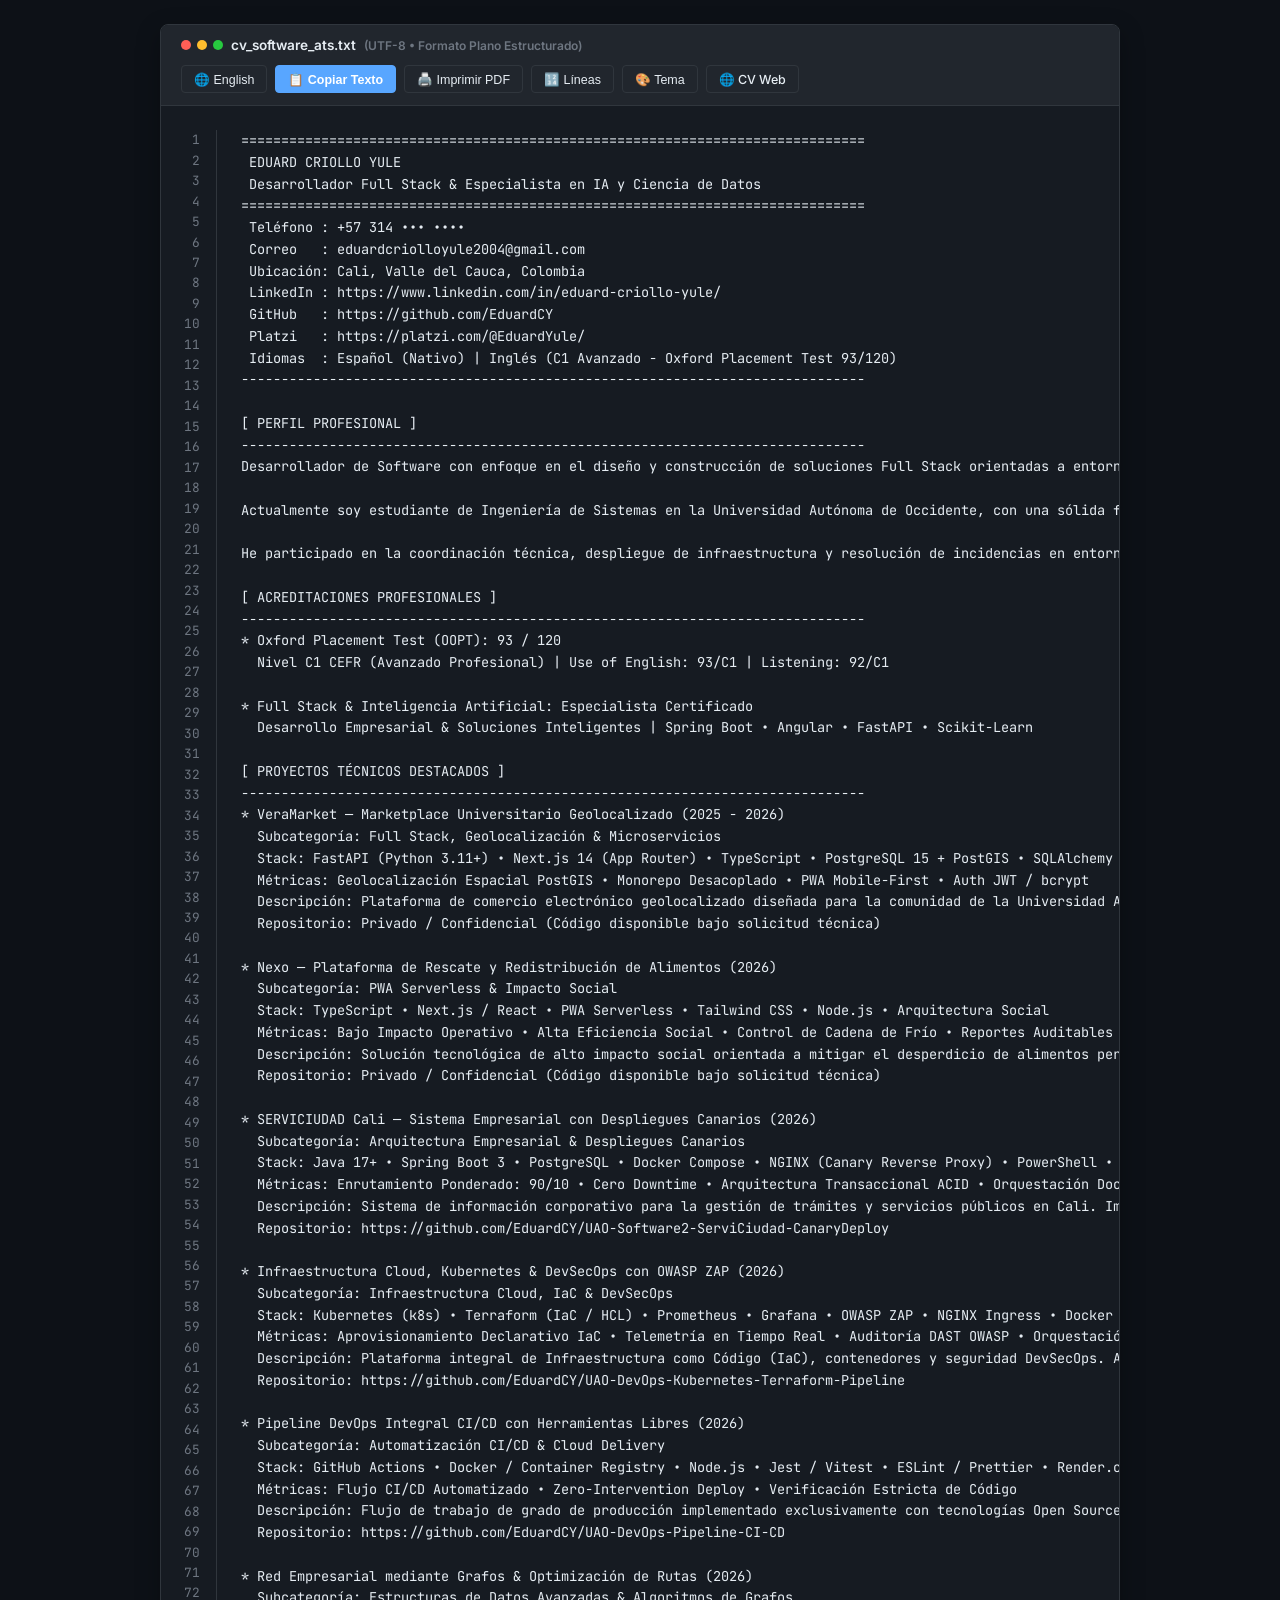
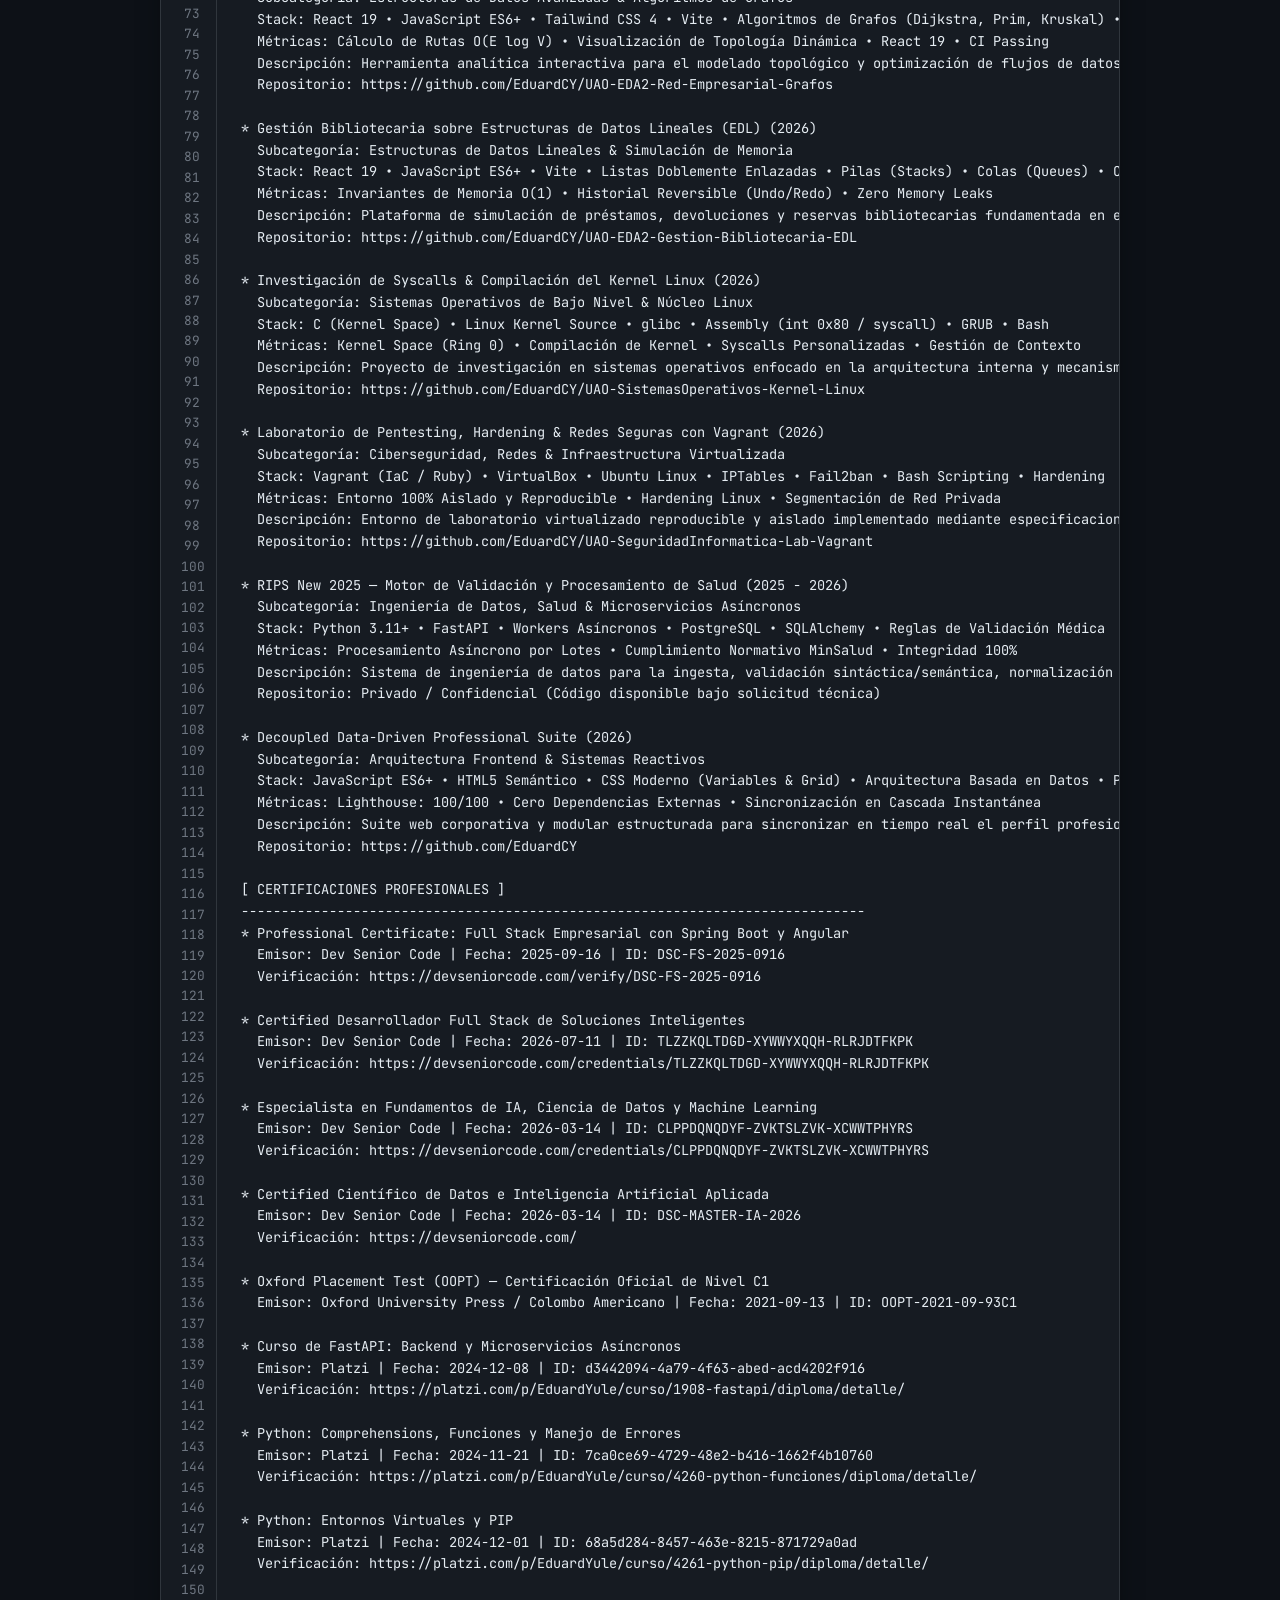
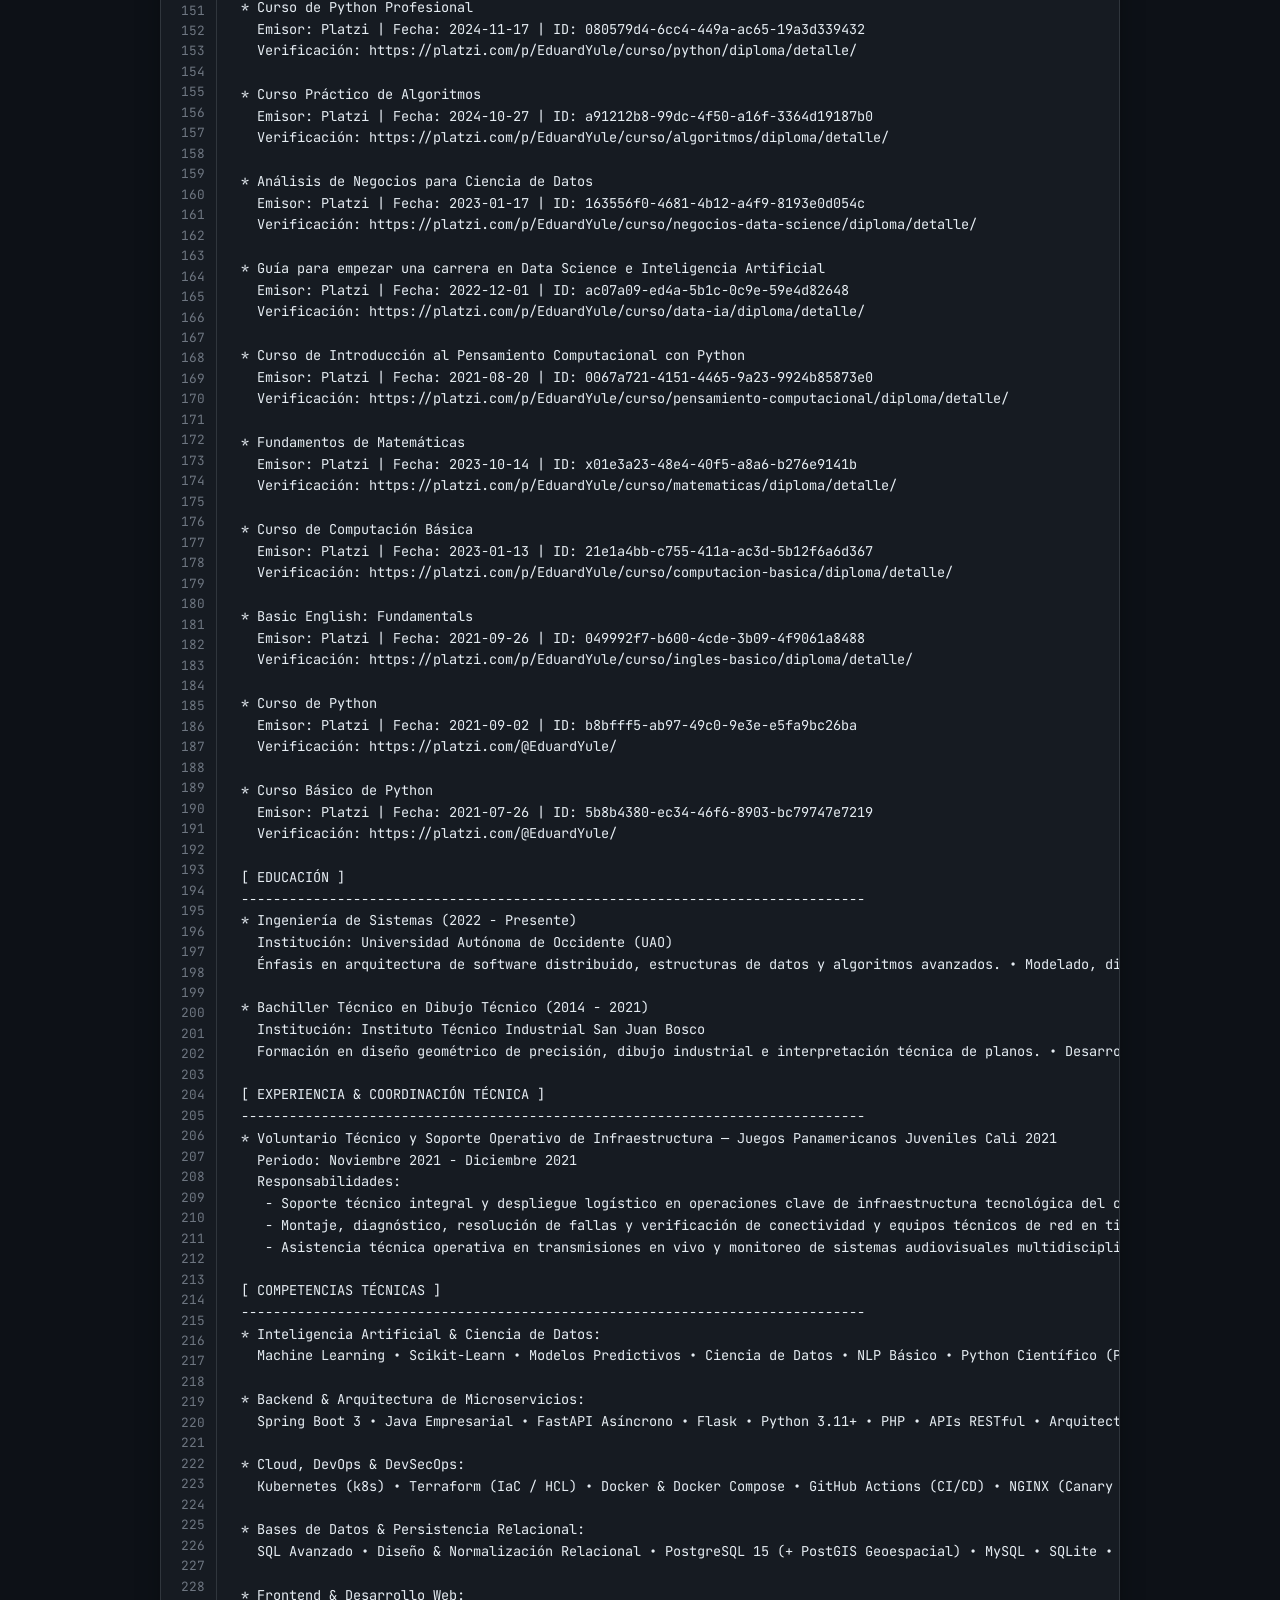
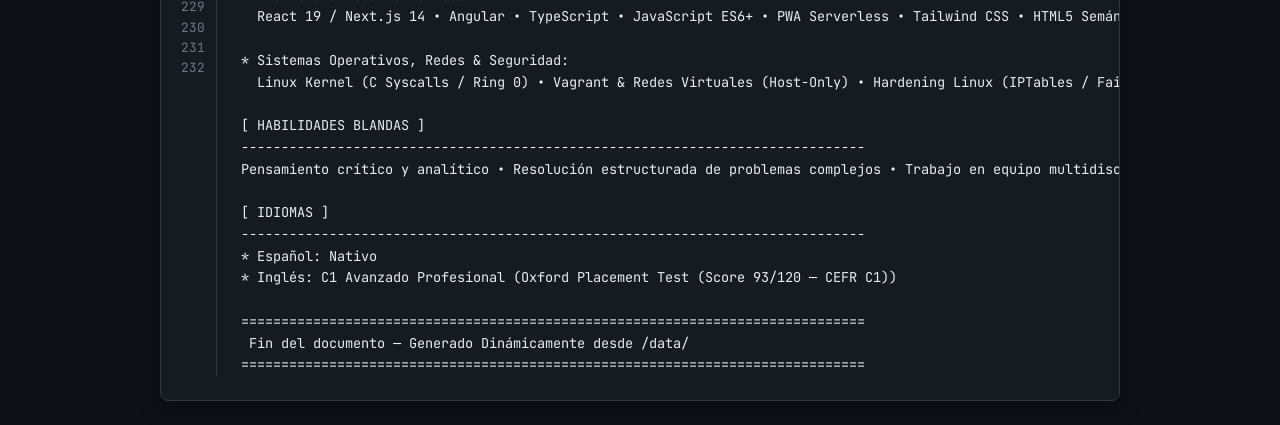
<file: 01_Software_Dev/cv_plain_text/viewer.html>
<!DOCTYPE html>
<html lang="es">
<head>
    <meta charset="UTF-8">
    <meta name="viewport" content="width=device-width, initial-scale=1.0">
    <title>ATS Plain Text Viewer — Eduard Criollo Yule (Software)</title>
    <link rel="preconnect" href="https://fonts.googleapis.com">
    <link rel="preconnect" href="https://fonts.gstatic.com" crossorigin>
    <link href="https://fonts.googleapis.com/css2?family=JetBrains+Mono:wght@400;500;600;700&family=Inter:wght@400;600&display=swap" rel="stylesheet">

    <style>
        :root {
            --bg-body: #0d1117;
            --bg-editor: #161b22;
            --border-color: #30363d;
            --text-color: #e6edf3;
            --line-num-color: #6e7681;
            --accent-color: #58a6ff;
            --header-bg: #21262d;
            --copy-success: #238636;
        }

        body.theme-light {
            --bg-body: #f6f8fa;
            --bg-editor: #ffffff;
            --border-color: #d0d7de;
            --text-color: #24292f;
            --line-num-color: #8c959f;
            --accent-color: #0969da;
            --header-bg: #f3f4f6;
        }

        * {
            margin: 0;
            padding: 0;
            box-sizing: border-box;
        }

        body {
            background-color: var(--bg-body);
            color: var(--text-color);
            font-family: 'JetBrains Mono', monospace;
            padding: 1.5rem;
            display: flex;
            justify-content: center;
            align-items: flex-start;
            min-height: 100vh;
            transition: background 0.2s ease, color 0.2s ease;
        }

        .viewer-container {
            width: 100%;
            max-width: 960px;
            background-color: var(--bg-editor);
            border: 1px solid var(--border-color);
            border-radius: 8px;
            overflow: hidden;
            box-shadow: 0 8px 24px rgba(0,0,0,0.3);
        }

        .viewer-header {
            background-color: var(--header-bg);
            border-bottom: 1px solid var(--border-color);
            padding: 0.75rem 1.25rem;
            display: flex;
            justify-content: space-between;
            align-items: center;
            flex-wrap: wrap;
            gap: 0.75rem;
            font-family: 'Inter', sans-serif;
        }

        .header-title {
            font-size: 0.85rem;
            font-weight: 600;
            color: var(--text-color);
            display: flex;
            align-items: center;
            gap: 0.5rem;
        }

        .traffic-lights {
            display: flex;
            gap: 6px;
        }
        .light {
            width: 10px;
            height: 10px;
            border-radius: 50%;
        }
        .light.red { background: #ff5f56; }
        .light.yellow { background: #ffbd2e; }
        .light.green { background: #27c93f; }

        .toolbar-actions {
            display: flex;
            gap: 0.5rem;
            align-items: center;
        }

        .tool-btn {
            background: transparent;
            border: 1px solid var(--border-color);
            color: var(--text-color);
            padding: 0.35rem 0.75rem;
            border-radius: 4px;
            font-size: 0.78rem;
            font-weight: 500;
            cursor: pointer;
            display: flex;
            align-items: center;
            gap: 0.35rem;
            transition: all 0.15s ease;
            text-decoration: none;
        }

        .tool-btn:hover {
            border-color: var(--accent-color);
            color: var(--accent-color);
        }

        .tool-btn.primary {
            background: var(--accent-color);
            color: #000;
            border-color: var(--accent-color);
            font-weight: 600;
        }
        body.theme-dark .tool-btn.primary, body:not(.theme-light) .tool-btn.primary {
            color: #fff;
        }

        .editor-body {
            display: flex;
            font-size: 0.85rem;
            line-height: 1.6;
            overflow-x: auto;
            padding: 1.5rem 0;
        }

        .line-numbers {
            user-select: none;
            text-align: right;
            padding: 0 1rem 0 1.25rem;
            color: var(--line-num-color);
            border-right: 1px solid var(--border-color);
            font-size: 0.8rem;
            min-width: 3.5rem;
        }

        .line-numbers.hidden {
            display: none;
        }

        .code-content {
            padding: 0 1.5rem;
            white-space: pre;
            flex: 1;
            font-family: 'JetBrains Mono', monospace;
            outline: none;
        }

        .toast {
            position: fixed;
            bottom: 2rem;
            right: 2rem;
            background: var(--copy-success);
            color: white;
            padding: 0.6rem 1.2rem;
            border-radius: 6px;
            font-family: 'Inter', sans-serif;
            font-size: 0.85rem;
            font-weight: 600;
            opacity: 0;
            transform: translateY(10px);
            transition: all 0.3s ease;
            pointer-events: none;
            z-index: 1000;
        }
        .toast.show {
            opacity: 1;
            transform: translateY(0);
        }

        @media screen and (max-width: 640px) {
            body {
                padding: 0.5rem;
            }
            .viewer-header {
                padding: 0.6rem 0.8rem;
                flex-direction: column;
                align-items: stretch;
                gap: 0.5rem;
            }
            .header-title {
                font-size: 0.8rem;
                justify-content: space-between;
            }
            .toolbar-actions {
                display: flex;
                flex-wrap: wrap;
                gap: 0.35rem;
            }
            .tool-btn {
                flex: 1 1 calc(50% - 0.35rem);
                justify-content: center;
                padding: 0.45rem 0.5rem;
                font-size: 0.74rem;
                min-height: 36px;
            }
            .editor-body {
                font-size: 0.78rem;
                padding: 0.8rem 0;
            }
            .line-numbers {
                min-width: 2.5rem;
                padding: 0 0.5rem 0 0.6rem;
                font-size: 0.72rem;
            }
            .code-content {
                padding: 0 0.8rem;
            }
        }

        @media print {
            body {
                background: white !important;
                color: black !important;
                padding: 0 !important;
            }
            .viewer-container {
                border: none !important;
                box-shadow: none !important;
                max-width: 100% !important;
            }
            .viewer-header, .line-numbers {
                display: none !important;
            }
            .editor-body {
                padding: 0 !important;
            }
            .code-content {
                color: black !important;
                font-size: 9pt !important;
                line-height: 1.4 !important;
                padding: 0 !important;
            }
        }
    </style>
</head>
<body>

    <div class="viewer-container">
        <header class="viewer-header">
            <div class="header-title">
                <div class="traffic-lights">
                    <span class="light red"></span>
                    <span class="light yellow"></span>
                    <span class="light green"></span>
                </div>
                <span>cv_software_ats.txt</span>
                <span style="color: var(--line-num-color); font-size: 0.75rem;">(UTF-8 • Formato Plano Estructurado)</span>
            </div>

            <div class="toolbar-actions">
                <button class="tool-btn" id="langBtn" onclick="toggleLanguage()" title="Cambiar Idioma / Switch Language">
                    🌐 English
                </button>
                <button class="tool-btn primary" onclick="copyToClipboard()" title="Copiar todo el texto">
                    📋 Copiar Texto
                </button>
                <button class="tool-btn" onclick="window.print()" title="Imprimir o Exportar PDF">
                    🖨️ Imprimir PDF
                </button>
                <button class="tool-btn" onclick="toggleLineNumbers()" title="Mostrar/Ocultar Números de Línea">
                    🔢 Líneas
                </button>
                <button class="tool-btn" onclick="toggleTheme()" title="Cambiar Tema Visual">
                    🎨 Tema
                </button>
                <a href="../cv_web/cv_software.html" class="tool-btn" title="Volver al CV Web Estilizado">
                    🌐 CV Web
                </a>
            </div>
        </header>

        <div class="editor-body">
            <div class="line-numbers" id="lineNumbers"></div>
            <pre class="code-content" id="plainTextContent">Cargando datos estructurados...</pre>
        </div>
    </div>

    <div class="toast" id="toast">✓ ¡Texto copiado con éxito!</div>

    <!-- SCRIPT DE DATOS GLOBALES (Soporte Offline & Local file:///) -->
    <script src="../../data/bundle.js"></script>

    <script>
        const ATS_FALLBACK = `==============================================================================
 EDUARD CRIOLLO YULE
 Desarrollador Full Stack • Especialista en IA & Data Science • Est. Ingeniería de Sistemas
==============================================================================
 Teléfono : +57 314 ••• ••••
 Correo   : eduardcriolloyule2004@gmail.com
 Ubicación: Cali, Valle del Cauca, Colombia
 LinkedIn : https://www.linkedin.com/in/eduard-criollo-yule/
 GitHub   : https://github.com/EduardCY
 Platzi   : https://platzi.com/@EduardYule/
 Idiomas  : Español (Nativo) | Inglés (C1 Avanzado - Oxford Placement Test 93/120)
------------------------------------------------------------------------------

[ PERFIL PROFESIONAL ]
------------------------------------------------------------------------------
Desarrollador de Software con doble enfoque en arquitectura Full Stack empresarial
(Spring Boot & Angular) y desarrollo de soluciones predictivas con Inteligencia
Artificial y Ciencia de Datos. Estudiante activo de Ingeniería de Sistemas en la
Universidad Autónoma de Occidente, con base técnica rigurosa en diseño y
normalización de bases de datos relacionales SQL, construcción de APIs asíncronas
de alto rendimiento con FastAPI / Flask / Java y dominio avanzado del idioma inglés
(Nivel C1 certificado por Oxford University Press). Capacidad demostrada en
coordinación técnica multidisciplinaria, despliegue de infraestructura y resolución
de incidencias en certámenes internacionales (Juegos Panamericanos Juveniles 2021).

[ ACREDITACIONES PROFESIONALES ]
------------------------------------------------------------------------------
* Oxford Placement Test (OOPT): 93 / 120 (Nivel C1 CEFR)
  Emisor: Oxford University Press / Colombo Americano
  Detalles: Use of English: 93/C1 | Listening: 92/C1

* Full Stack & Soluciones Inteligentes
  Emisor: Dev Senior Code (Miami, FL, USA)
  Detalles: Spring Boot • Angular • FastAPI • Scikit-Learn

[ PROYECTOS TÉCNICOS DESTACADOS ]
------------------------------------------------------------------------------
* VeraMarket — Marketplace Universitario Geolocalizado (2025 - 2026)
  Subcategoría: Full Stack, Geolocalización & Microservicios
  Tecnologías: FastAPI (Python 3.11+), Next.js 14, TypeScript, PostgreSQL 15 + PostGIS, Docker Compose
  Métricas: Geolocalización Espacial PostGIS • Monorepo Desacoplado • PWA Mobile-First
  Descripción: Marketplace universitario con mapa interactivo del campus (UAO), FastAPI asíncrono, Next.js 14 y PostgreSQL PostGIS.
  Repositorio: Privado / Confidencial (Código disponible bajo solicitud técnica)

* Nexo — Plataforma de Rescate y Redistribución de Alimentos (2026)
  Subcategoría: PWA Serverless & Impacto Social
  Tecnologías: TypeScript, Next.js / React, PWA Serverless, Tailwind CSS, Node.js
  Métricas: Bajo Impacto Operativo • Alta Eficiencia Social • Control de Cadena de Frío
  Descripción: PWA serverless para conectar restaurantes donantes de Cali con comedores comunitarios y coordinar rutas de transporte para voluntarios.
  Repositorio: Privado / Confidencial (Código disponible bajo solicitud técnica)

* SERVICIUDAD Cali — Sistema Empresarial con Despliegues Canarios (2026)
  Subcategoría: Arquitectura Empresarial & Despliegues Canarios
  Tecnologías: Java 17+, Spring Boot 3, PostgreSQL, Docker Compose, NGINX Canary Proxy
  Métricas: Enrutamiento Ponderado 90/10 • Cero Downtime • Arquitectura Transaccional ACID
  Descripción: Sistema de gestión ciudadana con Spring Boot 3, PostgreSQL, Docker y despliegue canario ponderado en NGINX para cero caída de servicio.
  Repositorio: https://github.com/EduardCY/UAO-Software2-ServiCiudad-CanaryDeploy

* Infraestructura Cloud, Kubernetes & DevSecOps con OWASP ZAP (2026)
  Subcategoría: Infraestructura Cloud, IaC & DevSecOps
  Tecnologías: Kubernetes (k8s), Terraform (IaC / HCL), Prometheus, Grafana, OWASP ZAP, NGINX Ingress
  Métricas: Aprovisionamiento Declarativo IaC • Telemetría en Tiempo Real • Auditoría DAST OWASP
  Descripción: Aprovisionamiento de red y clúster K8s con Terraform, observabilidad con Prometheus/Grafana y análisis de seguridad DAST con OWASP ZAP.
  Repositorio: https://github.com/EduardCY/UAO-DevOps-Kubernetes-Terraform-Pipeline

* Pipeline DevOps Integral CI/CD con Herramientas Libres (2026)
  Subcategoría: Automatización CI/CD & Cloud Delivery
  Tecnologías: GitHub Actions, Docker, Node.js, Jest / Vitest, ESLint / Prettier, Render.com
  Métricas: Flujo CI/CD Automatizado • Zero-Intervention Deploy • Verificación Estricta
  Descripción: Pipeline automatizado de integración y entrega continua con validación de código, tests unitarios, build de imágenes Docker y deploy a Staging/Producción.
  Repositorio: https://github.com/EduardCY/UAO-DevOps-Pipeline-CI-CD

[ CERTIFICACIONES PROFESIONALES ]
------------------------------------------------------------------------------
* Professional Certificate: Full Stack Empresarial con Spring Boot y Angular
  Emisor: Dev Senior Code | Fecha: 2025-09-16 | ID: DSC-FS-2025-0916
* Certified Desarrollador Full Stack de Soluciones Inteligentes
  Emisor: Dev Senior Code | Fecha: 2026-07-11 | ID: TLZZKQLTDGD-XYWWYXQQH
* Especialista en Fundamentos de IA, Ciencia de Datos y Machine Learning
  Emisor: Dev Senior Code | Fecha: 2026-03-14 | ID: CLPPDQNQDYF-ZVKTSLZVK
* Certified Científico de Datos e Inteligencia Artificial Aplicada
  Emisor: Dev Senior Code | Fecha: 2026-03-14 | ID: DSC-MASTER-IA-2026
* Oxford Placement Test (OOPT) — Nivel C1 CEFR (Score 93/120)
  Emisor: Oxford University Press | Fecha: 2021-09-13 | ID: OOPT-2021-93-C1
* Curso de FastAPI a Fondo
  Emisor: Platzi | Fecha: 2024-12-08 | ID: d3442094-4a79-4f63

[ EDUCACIÓN ]
------------------------------------------------------------------------------
* Ingeniería de Sistemas (2022 - Presente)
  Institución: Universidad Autónoma de Occidente [En curso]
  Enfoque    : Arquitectura de software distribuido, estructuras de datos, cálculo y bases de datos

* Bachiller Técnico en Dibujo Técnico (2014 - 2021)
  Institución: Instituto Técnico Industrial San Juan Bosco [Graduado con Honores]
  Enfoque    : Diseño técnico de precisión, interpretación de planos y metodología analítica

[ EXPERIENCIA & COORDINACIÓN TÉCNICA ]
------------------------------------------------------------------------------
* Voluntario Técnico y Soporte Operativo — Juegos Panamericanos Juveniles Cali 2021
  Periodo: Noviembre 2021 - Diciembre 2021
  Responsabilidades:
   - Soporte técnico integral y despliegue logístico en operaciones clave de infraestructura tecnológica.
   - Montaje, diagnóstico y verificación de equipos y conectividad técnica de red en tiempo real.
   - Asistencia técnica en transmisiones en vivo y monitoreo de sistemas audiovisuales multidisciplinarios.

[ COMPETENCIAS TÉCNICAS ]
------------------------------------------------------------------------------
* Inteligencia Artificial & Datos:
  Machine Learning • Scikit-Learn • Data Science • NLP Básico • Modelos Predictivos • Python Científico

* Backend & Microservicios:
  Spring Boot • FastAPI • Flask • Java • Python • PHP • APIs RESTful • Arquitectura por Capas

* Bases de Datos & Persistencia:
  SQL Relacional • Diseño y Modelado Entidad-Relación • PostgreSQL • MySQL • SQLite • SQLAlchemy

* Frontend & Web UI:
  Angular • TypeScript • JavaScript (ES6+) • HTML5 Semántico • CSS3 / Grid / Flexbox • Responsive Design

* Herramientas & Entorno de Desarrollo:
  Git & GitHub • Pip & Entornos Virtuales (Venv) • VS Code • Soporte Audiovisual • Dibujo Técnico Industrial

[ HABILIDADES BLANDAS ]
------------------------------------------------------------------------------
Pensamiento crítico y analítico • Resolución estructurada de problemas • Trabajo en equipo multidisciplinario • Comunicación técnica asertiva • Planificación ágil de tareas

[ IDIOMAS ]
------------------------------------------------------------------------------
* Español: Nativo — Lengua materna
* Inglés : C1 — Avanzado profesional (Fluido en lectura, escritura y conversación técnica)
  Acreditación: Oxford Placement Test (Score 93/120 — Nivel C1 CEFR)

==============================================================================
 Fin del documento — Formato Texto Plano ATS Optimizado
==============================================================================`;

        let showLines = true;
        let currentLang = new URLSearchParams(window.location.search).get('lang') || localStorage.getItem('ats_sw_lang') || 'es';

        function toggleLanguage() {
            currentLang = currentLang === 'es' ? 'en' : 'es';
            localStorage.setItem('ats_sw_lang', currentLang);
            updateLangButton();
            loadData();
        }

        function updateLangButton() {
            const btn = document.getElementById('langBtn');
            if (btn) btn.textContent = currentLang === 'en' ? '🌐 Español' : '🌐 English';
        }
        async function loadData() {
            updateLangButton();
            try {
                const bundle = window.CV_DATA;
                const langSource = (currentLang === 'en' && bundle?.en) ? bundle.en : (bundle?.es || bundle);

                let profileData = langSource?.profile_software;
                let projectsData = langSource?.projects || [];
                let certsData = langSource?.certifications || [];

                if (profileData) {
                    renderText(generateAtsString(profileData, projectsData, certsData, currentLang));
                } else {
                    renderText(ATS_FALLBACK);
                }

                // Intentar refresco vía fetch si se ejecuta sobre servidor HTTP
                const suffix = currentLang === 'en' ? '_en' : '';
                try {
                    const [resProf, resProj, resCerts] = await Promise.allSettled([
                        fetch(`../../data/profile_software${suffix}.json`).then(r => r.ok ? r.json() : Promise.reject()),
                        fetch(`../../data/projects${suffix}.json`).then(r => r.ok ? r.json() : Promise.reject()),
                        fetch(`../../data/certifications${suffix}.json`).then(r => r.ok ? r.json() : Promise.reject())
                    ]);

                    if (resProf.status === 'fulfilled' && resProf.value) {
                        profileData = resProf.value;
                        if (resProj.status === 'fulfilled' && resProj.value) projectsData = resProj.value.projects;
                        if (resCerts.status === 'fulfilled' && resCerts.value) certsData = resCerts.value.certifications;
                        renderText(generateAtsString(profileData, projectsData, certsData, currentLang));
                    }
                } catch (_) {}
            } catch (err) {
                console.warn('Error al procesar datos estructurados para ATS, aplicando fallback:', err);
                renderText(ATS_FALLBACK);
            }
        }

        /**
         * Genera la cadena de texto plano puro formateada deterministamente para sistemas ATS.
         * 
         * @param {Object} data Datos del perfil de software.
         * @param {Array<Object>} projects Lista de proyectos técnicos.
         * @param {Array<Object>} certs Lista de certificaciones profesionales.
         * @param {'es'|'en'} lang Idioma objetivo.
         * @returns {string} Texto plano estructurado listo para escaneo ATS.
         */
        function generateAtsString(data, projects = [], certs = [], lang = 'es') {
            const p = data.personal || {};
            const c = p.contact || {};
            const swProjects = (projects || []).filter(pr => pr.category === 'software');
            const swCerts = (certs || []).filter(cr => (cr.track || []).includes('software') || (cr.track || []).includes('both'));
            const isEn = lang === 'en';

            if (isEn) {
                return `==============================================================================
 ${p.name ? p.name.toUpperCase() : 'EDUARD CRIOLLO YULE'}
 ${p.headline || 'Full Stack Software Engineer & Applied AI Specialist'}
==============================================================================
 Phone    : ${c.phone || '+57 314 ••• ••••'}
 Email    : ${c.email || 'eduardcriolloyule2004@gmail.com'}
 Location : ${p.location || 'Cali, Valle del Cauca, Colombia'}
 LinkedIn : ${c.linkedin || 'https://www.linkedin.com/in/eduard-criollo-yule/'}
 GitHub   : ${c.github || 'https://github.com/EduardCY'}
 Platzi   : ${c.platzi || 'https://platzi.com/@EduardYule/'}
 Languages: Spanish (Native) | English (C1 Advanced - Oxford Placement Test 93/120)
------------------------------------------------------------------------------

[ EXECUTIVE SUMMARY ]
------------------------------------------------------------------------------
${p.summary_hook || ''}

[ PROFESSIONAL ACCREDITATIONS ]
------------------------------------------------------------------------------
${(data.metrics || []).map(m => `* ${m.title}: ${m.score}\n  ${m.level} | ${m.breakdown || ''}`).join('\n\n')}

[ FEATURED TECHNICAL PROJECTS ]
------------------------------------------------------------------------------
${swProjects.map(pr => `* ${pr.title} (${pr.date || '2025'})\n  Track: ${pr.sub_category || 'Software Engineering'}\n  Tech Stack: ${(pr.tech_stack || []).join(' • ')}\n  Metrics: ${pr.metrics || ''}\n  Summary: ${pr.summary_executive || pr.description}\n  Repository: ${pr.is_private ? 'Private / Confidential (Code demo available upon technical request)' : (pr.links?.github || 'Private / Confidential')}`).join('\n\n')}

[ PROFESSIONAL CERTIFICATIONS ]
------------------------------------------------------------------------------
${swCerts.map(cr => `* ${cr.title}\n  Issuer: ${cr.institution} | Date: ${cr.issue_date || 'Accredited'} ${cr.code ? '| ID: ' + cr.code : ''}${cr.credential_url ? '\n  Verification: ' + cr.credential_url : ''}`).join('\n\n')}

[ FORMAL EDUCATION ]
------------------------------------------------------------------------------
${(data.education || []).map(e => `* ${e.degree} (${e.period})\n  Institution: ${e.institution}\n  ${(e.highlights || []).join(' • ')}`).join('\n\n')}

[ EXPERIENCE & TECHNICAL SUPPORT ]
------------------------------------------------------------------------------
${(data.experience || []).map(exp => `* ${exp.role} — ${exp.organization || exp.company}\n  Period: ${exp.period}\n  Key Responsibilities:\n${(exp.responsibilities || []).map(r => `   - ${r}`).join('\n')}`).join('\n\n')}

[ TECHNICAL COMPETENCIES / SKILLS MATRIX ]
------------------------------------------------------------------------------
${Object.values(data.skills_matrix || {}).map(g => `* ${g.category}:\n  ${g.skills.join(' • ')}`).join('\n\n')}

[ SOFT SKILLS ]
------------------------------------------------------------------------------
${(data.soft_skills || []).join(' • ')}

[ LANGUAGES ]
------------------------------------------------------------------------------
${(data.languages || []).map(l => `* ${l.language}: ${l.level} ${l.certification ? `(${l.certification})` : ''}`).join('\n')}

==============================================================================
 End of Document — Optimized ATS Plain Text Resume (English Edition)
==============================================================================`;
            }

            return `==============================================================================
 ${p.name ? p.name.toUpperCase() : 'EDUARD CRIOLLO YULE'}
 ${p.headline || 'Desarrollador Full Stack & Especialista en IA'}
==============================================================================
 Teléfono : ${c.phone || '+57 314 ••• ••••'}
 Correo   : eduardcriolloyule2004@gmail.com
 Ubicación: ${p.location || 'Cali, Valle del Cauca, Colombia'}
 LinkedIn : ${c.linkedin || 'https://www.linkedin.com/in/eduard-criollo-yule/'}
 GitHub   : ${c.github || 'https://github.com/EduardCY'}
 Platzi   : ${c.platzi || 'https://platzi.com/@EduardYule/'}
 Idiomas  : Español (Nativo) | Inglés (C1 Avanzado - Oxford Placement Test 93/120)
------------------------------------------------------------------------------

[ PERFIL PROFESIONAL ]
------------------------------------------------------------------------------
${p.summary_hook || ''}

[ ACREDITACIONES PROFESIONALES ]
------------------------------------------------------------------------------
${(data.metrics || []).map(m => `* ${m.title}: ${m.score}\n  ${m.level} | ${m.breakdown || ''}`).join('\n\n')}

[ PROYECTOS TÉCNICOS DESTACADOS ]
------------------------------------------------------------------------------
${swProjects.map(pr => `* ${pr.title} (${pr.date || '2025'})\n  Subcategoría: ${pr.sub_category || 'Ingeniería de Software'}\n  Stack: ${(pr.tech_stack || []).join(' • ')}\n  Métricas: ${pr.metrics || ''}\n  Descripción: ${pr.summary_executive || pr.description}\n  Repositorio: ${pr.is_private ? 'Privado / Confidencial (Código disponible bajo solicitud técnica)' : (pr.links?.github || 'Privado / Confidencial')}`).join('\n\n')}

[ CERTIFICACIONES PROFESIONALES ]
------------------------------------------------------------------------------
${swCerts.map(cr => `* ${cr.title}\n  Emisor: ${cr.institution} | Fecha: ${cr.issue_date || 'Acreditado'} ${cr.code ? '| ID: ' + cr.code : ''}${cr.credential_url ? '\n  Verificación: ' + cr.credential_url : ''}`).join('\n\n')}

[ EDUCACIÓN ]
------------------------------------------------------------------------------
${(data.education || []).map(e => `* ${e.degree} (${e.period})\n  Institución: ${e.institution}\n  ${(e.highlights || []).join(' • ')}`).join('\n\n')}

[ EXPERIENCIA & COORDINACIÓN TÉCNICA ]
------------------------------------------------------------------------------
${(data.experience || []).map(exp => `* ${exp.role} — ${exp.organization || exp.company}\n  Periodo: ${exp.period}\n  Responsabilidades:\n${(exp.responsibilities || []).map(r => `   - ${r}`).join('\n')}`).join('\n\n')}

[ COMPETENCIAS TÉCNICAS ]
------------------------------------------------------------------------------
${Object.values(data.skills_matrix || {}).map(g => `* ${g.category}:\n  ${g.skills.join(' • ')}`).join('\n\n')}

[ HABILIDADES BLANDAS ]
------------------------------------------------------------------------------
${(data.soft_skills || []).join(' • ')}

[ IDIOMAS ]
------------------------------------------------------------------------------
${(data.languages || []).map(l => `* ${l.language}: ${l.level} ${l.certification ? `(${l.certification})` : ''}`).join('\n')}

==============================================================================
 Fin del documento — Generado Dinámicamente desde /data/
==============================================================================`;
        }

        /**
         * Renderiza el texto en el pre e indexa los números de línea.
         * 
         * @param {string} text Texto formateado a mostrar.
         */
        function renderText(text) {
            const pre = document.getElementById('plainTextContent');
            if (pre) pre.textContent = text;

            const lines = (text || '').split('\n');
            const numContainer = document.getElementById('lineNumbers');
            if (numContainer) numContainer.innerHTML = lines.map((_, i) => i + 1).join('<br>');
        }

        /**
         * Copia el contenido plano al portapapeles con feedback tipo toast.
         */
        function copyToClipboard() {
            const text = document.getElementById('plainTextContent').textContent;
            navigator.clipboard.writeText(text).then(() => {
                const toast = document.getElementById('toast');
                if (toast) {
                    toast.classList.add('show');
                    setTimeout(() => toast.classList.remove('show'), 2500);
                }
            });
        }

        /**
         * Alterna la visibilidad de los números de línea.
         */
        function toggleLineNumbers() {
            showLines = !showLines;
            const el = document.getElementById('lineNumbers');
            if (el) el.classList.toggle('hidden', !showLines);
        }

        /**
         * Alterna el tema claro y oscuro.
         */
        function toggleTheme() {
            document.body.classList.toggle('theme-light');
        }

        document.addEventListener('DOMContentLoaded', loadData);
    </script>
</body>
</html>
</file>
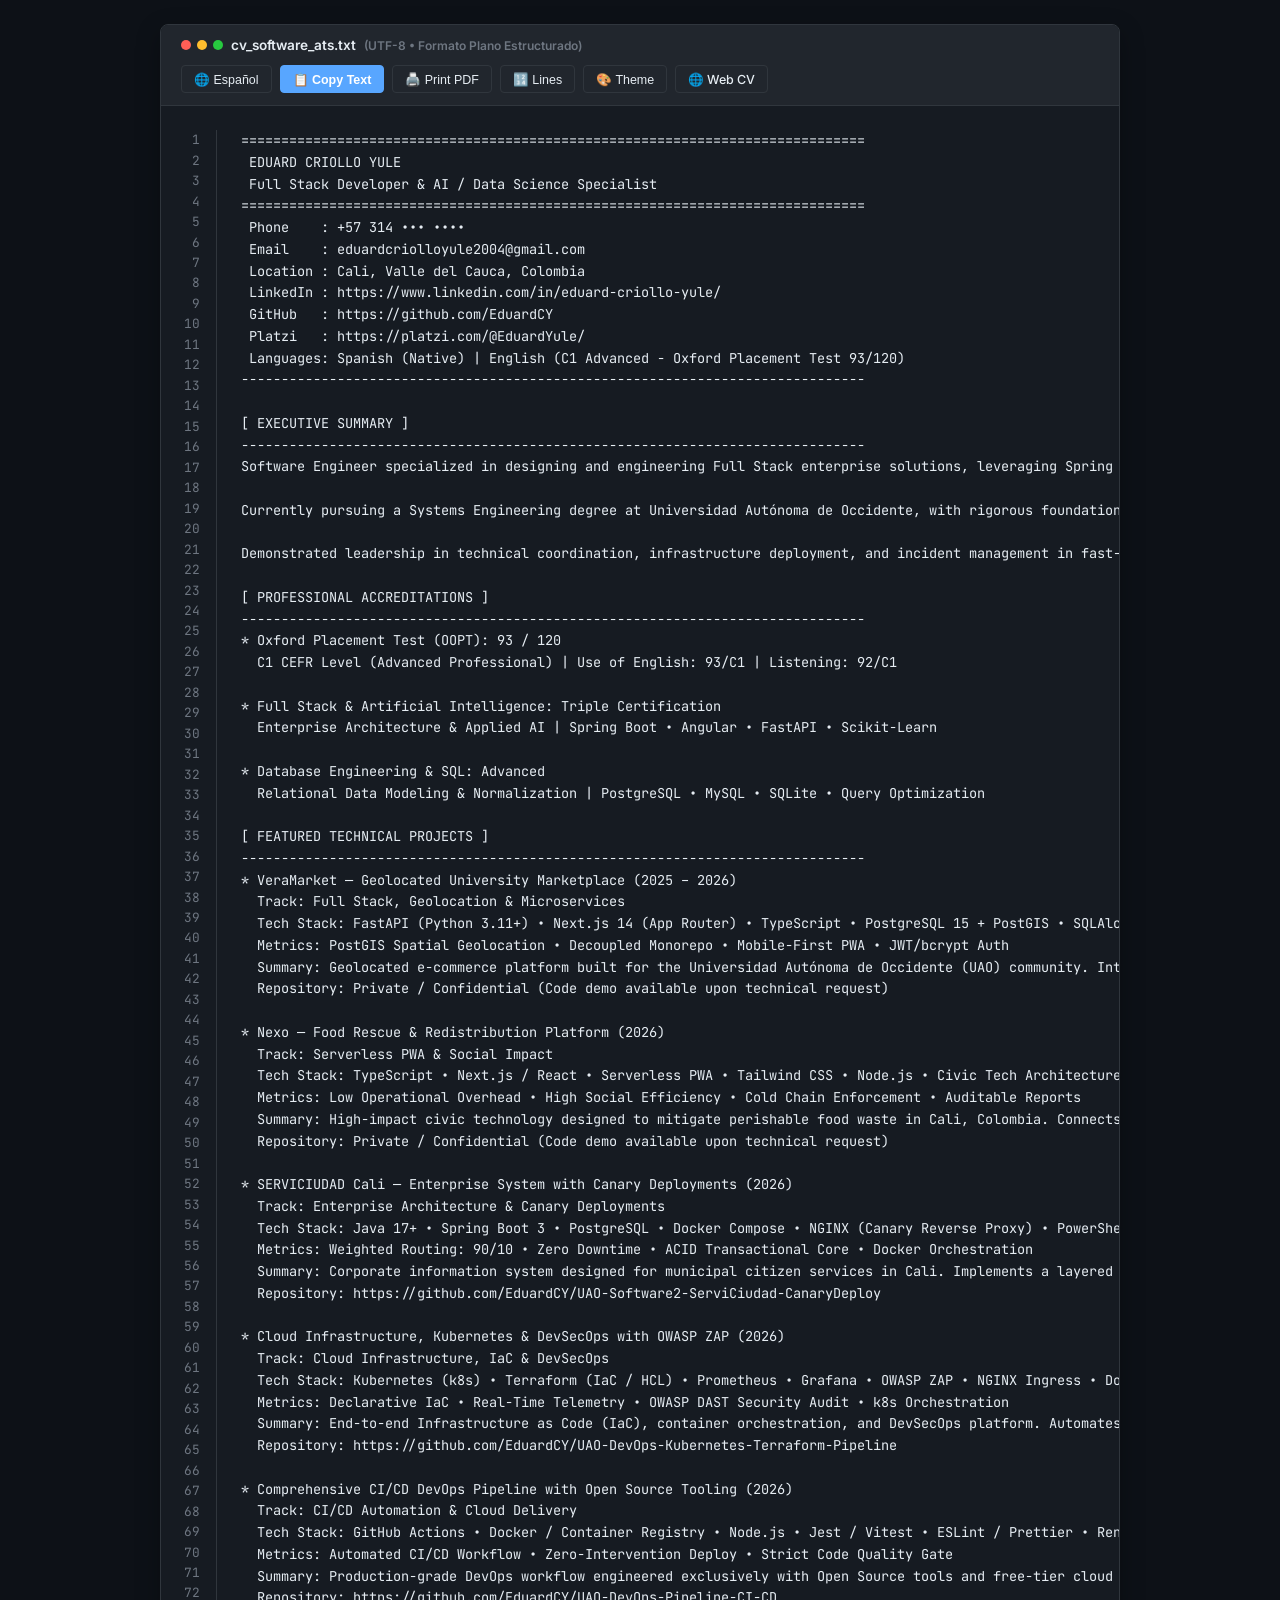
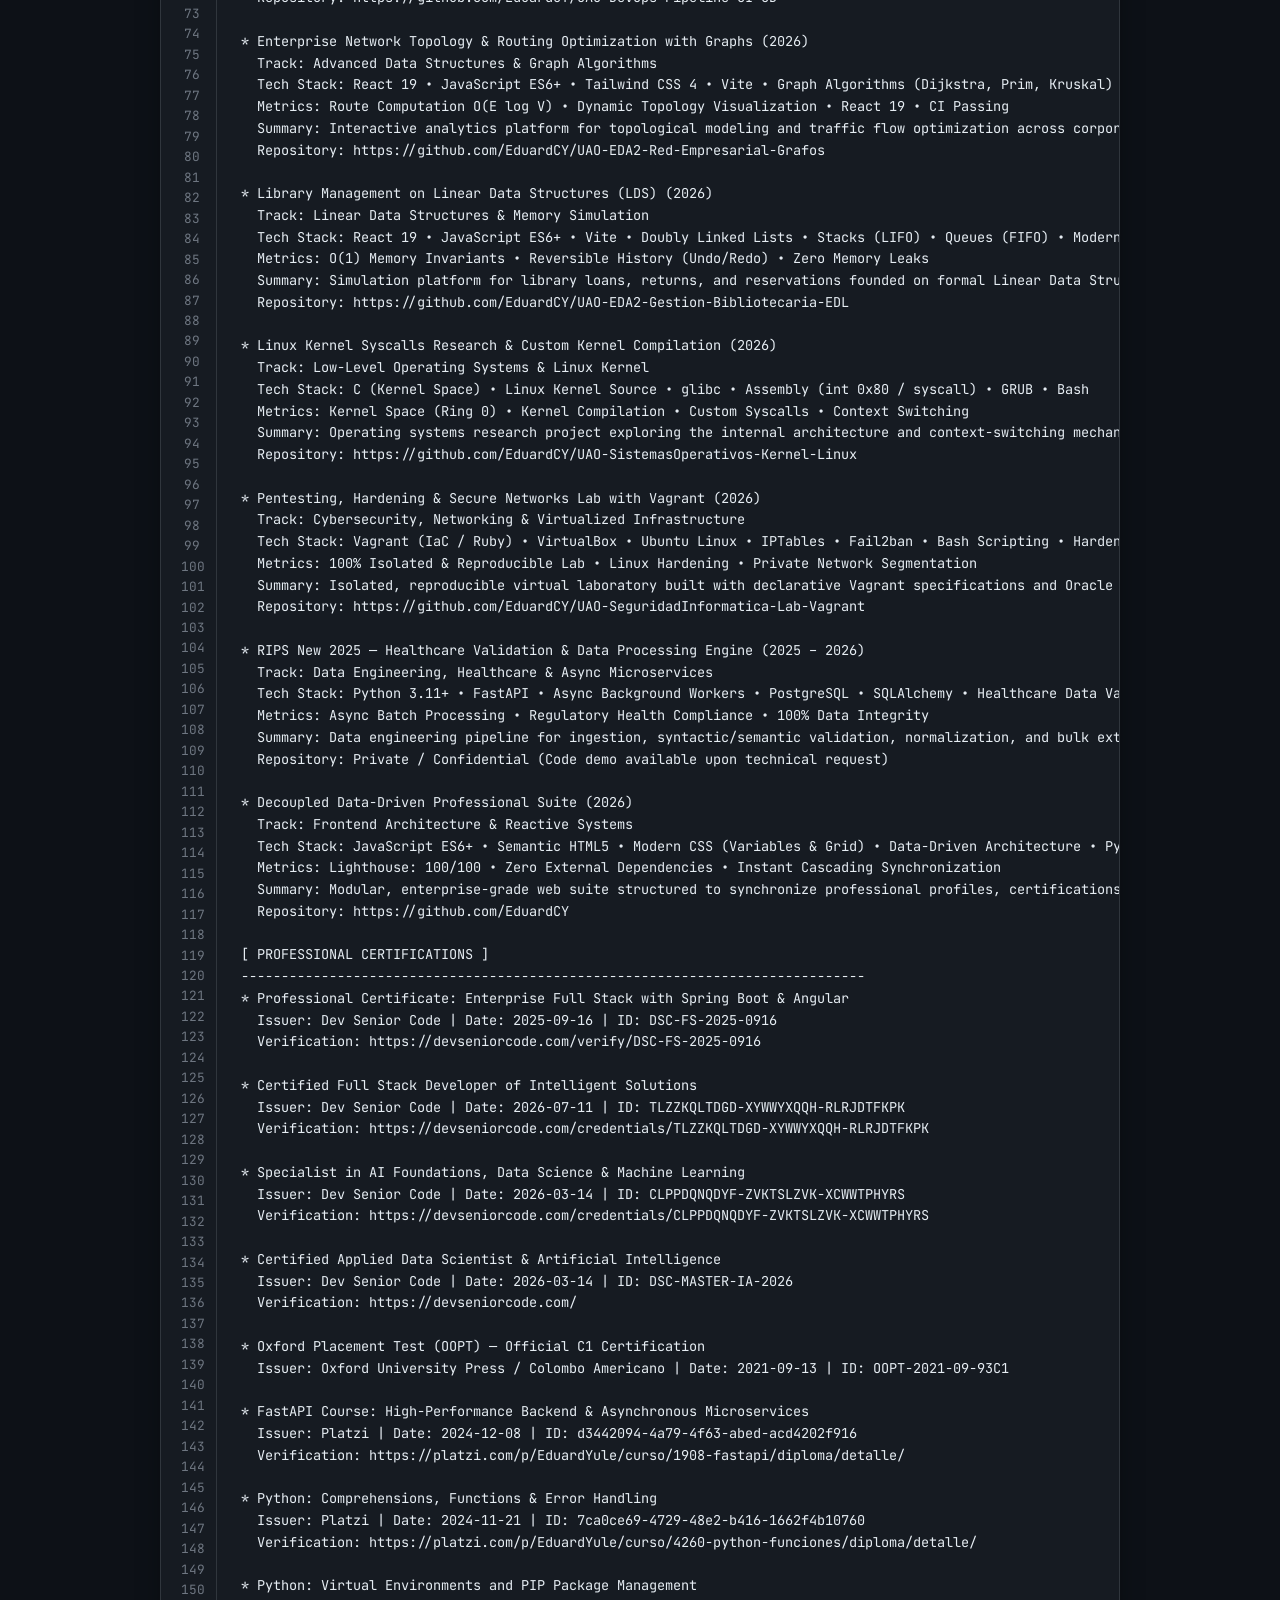
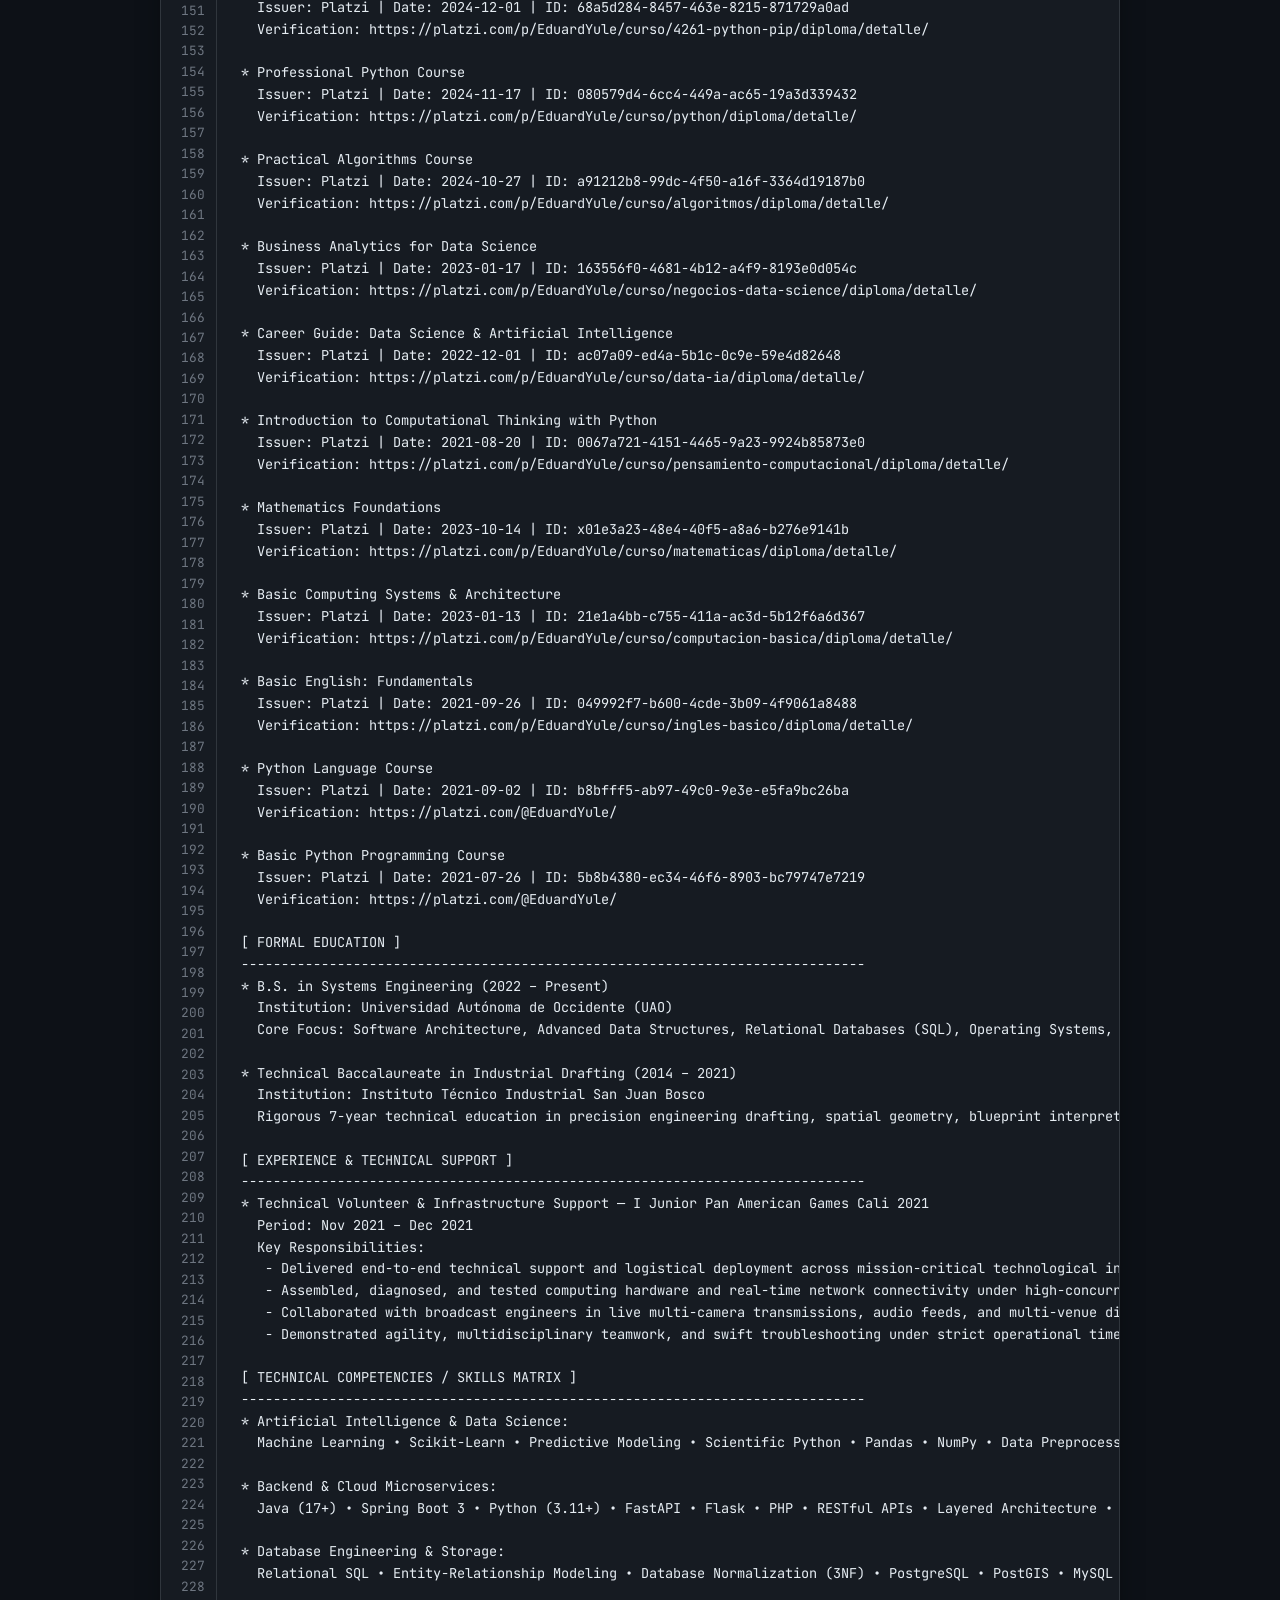
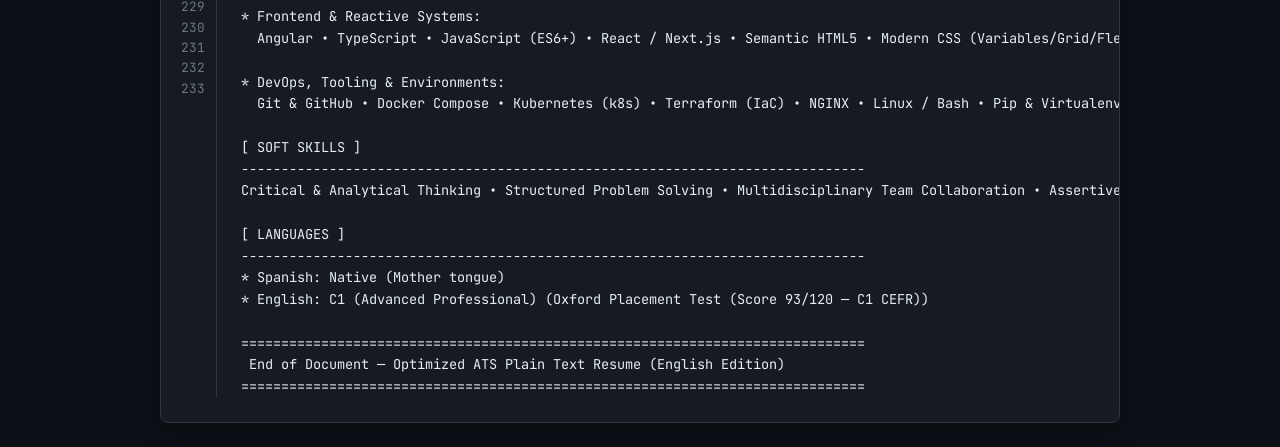
<file: 01_Software_Dev/cv_plain_text/viewer_en.html>
<!DOCTYPE html>
<html lang="en">
<head>
    <meta charset="UTF-8">
    <meta name="viewport" content="width=device-width, initial-scale=1.0">
    <title>ATS Plain Text Viewer — Eduard Criollo Yule (Software) [EN]</title>
    <link rel="preconnect" href="https://fonts.googleapis.com">
    <link rel="preconnect" href="https://fonts.gstatic.com" crossorigin>
    <link href="https://fonts.googleapis.com/css2?family=JetBrains+Mono:wght@400;500;600;700&family=Inter:wght@400;600&display=swap" rel="stylesheet">

    <style>
        :root {
            --bg-body: #0d1117;
            --bg-editor: #161b22;
            --border-color: #30363d;
            --text-color: #e6edf3;
            --line-num-color: #6e7681;
            --accent-color: #58a6ff;
            --header-bg: #21262d;
            --copy-success: #238636;
        }

        body.theme-light {
            --bg-body: #f6f8fa;
            --bg-editor: #ffffff;
            --border-color: #d0d7de;
            --text-color: #24292f;
            --line-num-color: #8c959f;
            --accent-color: #0969da;
            --header-bg: #f3f4f6;
        }

        * {
            margin: 0;
            padding: 0;
            box-sizing: border-box;
        }

        body {
            background-color: var(--bg-body);
            color: var(--text-color);
            font-family: 'JetBrains Mono', monospace;
            padding: 1.5rem;
            display: flex;
            justify-content: center;
            align-items: flex-start;
            min-height: 100vh;
            transition: background 0.2s ease, color 0.2s ease;
        }

        .viewer-container {
            width: 100%;
            max-width: 960px;
            background-color: var(--bg-editor);
            border: 1px solid var(--border-color);
            border-radius: 8px;
            overflow: hidden;
            box-shadow: 0 8px 24px rgba(0,0,0,0.3);
        }

        .viewer-header {
            background-color: var(--header-bg);
            border-bottom: 1px solid var(--border-color);
            padding: 0.75rem 1.25rem;
            display: flex;
            justify-content: space-between;
            align-items: center;
            flex-wrap: wrap;
            gap: 0.75rem;
            font-family: 'Inter', sans-serif;
        }

        .header-title {
            font-size: 0.85rem;
            font-weight: 600;
            color: var(--text-color);
            display: flex;
            align-items: center;
            gap: 0.5rem;
        }

        .traffic-lights {
            display: flex;
            gap: 6px;
        }
        .light {
            width: 10px;
            height: 10px;
            border-radius: 50%;
        }
        .light.red { background: #ff5f56; }
        .light.yellow { background: #ffbd2e; }
        .light.green { background: #27c93f; }

        .toolbar-actions {
            display: flex;
            gap: 0.5rem;
            align-items: center;
        }

        .tool-btn {
            background: transparent;
            border: 1px solid var(--border-color);
            color: var(--text-color);
            padding: 0.35rem 0.75rem;
            border-radius: 4px;
            font-size: 0.78rem;
            font-weight: 500;
            cursor: pointer;
            display: flex;
            align-items: center;
            gap: 0.35rem;
            transition: all 0.15s ease;
            text-decoration: none;
        }

        .tool-btn:hover {
            border-color: var(--accent-color);
            color: var(--accent-color);
        }

        .tool-btn.primary {
            background: var(--accent-color);
            color: #000;
            border-color: var(--accent-color);
            font-weight: 600;
        }
        body.theme-dark .tool-btn.primary, body:not(.theme-light) .tool-btn.primary {
            color: #fff;
        }

        .editor-body {
            display: flex;
            font-size: 0.85rem;
            line-height: 1.6;
            overflow-x: auto;
            padding: 1.5rem 0;
        }

        .line-numbers {
            user-select: none;
            text-align: right;
            padding: 0 1rem 0 1.25rem;
            color: var(--line-num-color);
            border-right: 1px solid var(--border-color);
            font-size: 0.8rem;
            min-width: 3.5rem;
        }

        .line-numbers.hidden {
            display: none;
        }

        .code-content {
            padding: 0 1.5rem;
            white-space: pre;
            flex: 1;
            font-family: 'JetBrains Mono', monospace;
            outline: none;
        }

        .toast {
            position: fixed;
            bottom: 2rem;
            right: 2rem;
            background: var(--copy-success);
            color: white;
            padding: 0.6rem 1.2rem;
            border-radius: 6px;
            font-family: 'Inter', sans-serif;
            font-size: 0.85rem;
            font-weight: 600;
            opacity: 0;
            transform: translateY(10px);
            transition: all 0.3s ease;
            pointer-events: none;
            z-index: 1000;
        }
        .toast.show {
            opacity: 1;
            transform: translateY(0);
        }

        @media screen and (max-width: 640px) {
            body {
                padding: 0.5rem;
            }
            .viewer-header {
                padding: 0.6rem 0.8rem;
                flex-direction: column;
                align-items: stretch;
                gap: 0.5rem;
            }
            .header-title {
                font-size: 0.8rem;
                justify-content: space-between;
            }
            .toolbar-actions {
                display: flex;
                flex-wrap: wrap;
                gap: 0.35rem;
            }
            .tool-btn {
                flex: 1 1 calc(50% - 0.35rem);
                justify-content: center;
                padding: 0.45rem 0.5rem;
                font-size: 0.74rem;
                min-height: 36px;
            }
            .editor-body {
                font-size: 0.78rem;
                padding: 0.8rem 0;
            }
            .line-numbers {
                min-width: 2.5rem;
                padding: 0 0.5rem 0 0.6rem;
                font-size: 0.72rem;
            }
            .code-content {
                padding: 0 0.8rem;
            }
        }

        @media print {
            body {
                background: white !important;
                color: black !important;
                padding: 0 !important;
            }
            .viewer-container {
                border: none !important;
                box-shadow: none !important;
                max-width: 100% !important;
            }
            .viewer-header, .line-numbers {
                display: none !important;
            }
            .editor-body {
                padding: 0 !important;
            }
            .code-content {
                color: black !important;
                font-size: 9pt !important;
                line-height: 1.4 !important;
                padding: 0 !important;
            }
        }
    </style>
</head>
<body>

    <div class="viewer-container">
        <header class="viewer-header">
            <div class="header-title">
                <div class="traffic-lights">
                    <span class="light red"></span>
                    <span class="light yellow"></span>
                    <span class="light green"></span>
                </div>
                <span>cv_software_ats.txt</span>
                <span style="color: var(--line-num-color); font-size: 0.75rem;">(UTF-8 • Formato Plano Estructurado)</span>
            </div>

            <div class="toolbar-actions">
                <button class="tool-btn" id="langBtn" onclick="toggleLanguage()" title="Cambiar Idioma / Switch Language">
                    🌐 Español
                </button>
                <button class="tool-btn primary" onclick="copyToClipboard()" title="Copy all text">
                    📋 Copy Text
                </button>
                <button class="tool-btn" onclick="window.print()" title="Print or Export PDF">
                    🖨️ Print PDF
                </button>
                <button class="tool-btn" onclick="toggleLineNumbers()" title="Toggle Line Numbers">
                    🔢 Lines
                </button>
                <button class="tool-btn" onclick="toggleTheme()" title="Toggle Theme">
                    🎨 Theme
                </button>
                <a href="../cv_web/cv_software_en.html" class="tool-btn" title="Back to Web CV">
                    🌐 Web CV
                </a>
            </div>
        </header>

        <div class="editor-body">
            <div class="line-numbers" id="lineNumbers"></div>
            <pre class="code-content" id="plainTextContent">Cargando datos estructurados...</pre>
        </div>
    </div>

    <div class="toast" id="toast">✓ ¡Texto copiado con éxito!</div>

    <!-- SCRIPT DE DATOS GLOBALES (Soporte Offline & Local file:///) -->
    <script src="../../data/bundle.js"></script>

    <script>
        const ATS_FALLBACK = `==============================================================================
 EDUARD CRIOLLO YULE
 Desarrollador Full Stack • Especialista en IA & Data Science • Est. Ingeniería de Sistemas
==============================================================================
 Teléfono : +57 314 ••• ••••
 Correo   : eduardcriolloyule2004@gmail.com
 Ubicación: Cali, Valle del Cauca, Colombia
 LinkedIn : https://www.linkedin.com/in/eduard-criollo-yule/
 GitHub   : https://github.com/EduardCY
 Platzi   : https://platzi.com/@EduardYule/
 Idiomas  : Español (Nativo) | Inglés (C1 Avanzado - Oxford Placement Test 93/120)
------------------------------------------------------------------------------

[ PERFIL PROFESIONAL ]
------------------------------------------------------------------------------
Desarrollador de Software con doble enfoque en arquitectura Full Stack empresarial
(Spring Boot & Angular) y desarrollo de soluciones predictivas con Inteligencia
Artificial y Ciencia de Datos. Estudiante activo de Ingeniería de Sistemas en la
Universidad Autónoma de Occidente, con base técnica rigurosa en diseño y
normalización de bases de datos relacionales SQL, construcción de APIs asíncronas
de alto rendimiento con FastAPI / Flask / Java y dominio avanzado del idioma inglés
(Nivel C1 certificado por Oxford University Press). Capacidad demostrada en
coordinación técnica multidisciplinaria, despliegue de infraestructura y resolución
de incidencias en certámenes internacionales (Juegos Panamericanos Juveniles 2021).

[ ACREDITACIONES PROFESIONALES ]
------------------------------------------------------------------------------
* Oxford Placement Test (OOPT): 93 / 120 (Nivel C1 CEFR)
  Emisor: Oxford University Press / Colombo Americano
  Detalles: Use of English: 93/C1 | Listening: 92/C1

* Full Stack & Soluciones Inteligentes
  Emisor: Dev Senior Code (Miami, FL, USA)
  Detalles: Spring Boot • Angular • FastAPI • Scikit-Learn

[ PROYECTOS TÉCNICOS DESTACADOS ]
------------------------------------------------------------------------------
* VeraMarket — Marketplace Universitario Geolocalizado (2025 - 2026)
  Subcategoría: Full Stack, Geolocalización & Microservicios
  Tecnologías: FastAPI (Python 3.11+), Next.js 14, TypeScript, PostgreSQL 15 + PostGIS, Docker Compose
  Métricas: Geolocalización Espacial PostGIS • Monorepo Desacoplado • PWA Mobile-First
  Descripción: Marketplace universitario con mapa interactivo del campus (UAO), FastAPI asíncrono, Next.js 14 y PostgreSQL PostGIS.
  Repositorio: Privado / Confidencial (Código disponible bajo solicitud técnica)

* Nexo — Plataforma de Rescate y Redistribución de Alimentos (2026)
  Subcategoría: PWA Serverless & Impacto Social
  Tecnologías: TypeScript, Next.js / React, PWA Serverless, Tailwind CSS, Node.js
  Métricas: Bajo Impacto Operativo • Alta Eficiencia Social • Control de Cadena de Frío
  Descripción: PWA serverless para conectar restaurantes donantes de Cali con comedores comunitarios y coordinar rutas de transporte para voluntarios.
  Repositorio: Privado / Confidencial (Código disponible bajo solicitud técnica)

* SERVICIUDAD Cali — Sistema Empresarial con Despliegues Canarios (2026)
  Subcategoría: Arquitectura Empresarial & Despliegues Canarios
  Tecnologías: Java 17+, Spring Boot 3, PostgreSQL, Docker Compose, NGINX Canary Proxy
  Métricas: Enrutamiento Ponderado 90/10 • Cero Downtime • Arquitectura Transaccional ACID
  Descripción: Sistema de gestión ciudadana con Spring Boot 3, PostgreSQL, Docker y despliegue canario ponderado en NGINX para cero caída de servicio.
  Repositorio: https://github.com/EduardCY/UAO-Software2-ServiCiudad-CanaryDeploy

* Infraestructura Cloud, Kubernetes & DevSecOps con OWASP ZAP (2026)
  Subcategoría: Infraestructura Cloud, IaC & DevSecOps
  Tecnologías: Kubernetes (k8s), Terraform (IaC / HCL), Prometheus, Grafana, OWASP ZAP, NGINX Ingress
  Métricas: Aprovisionamiento Declarativo IaC • Telemetría en Tiempo Real • Auditoría DAST OWASP
  Descripción: Aprovisionamiento de red y clúster K8s con Terraform, observabilidad con Prometheus/Grafana y análisis de seguridad DAST con OWASP ZAP.
  Repositorio: https://github.com/EduardCY/UAO-DevOps-Kubernetes-Terraform-Pipeline

* Pipeline DevOps Integral CI/CD con Herramientas Libres (2026)
  Subcategoría: Automatización CI/CD & Cloud Delivery
  Tecnologías: GitHub Actions, Docker, Node.js, Jest / Vitest, ESLint / Prettier, Render.com
  Métricas: Flujo CI/CD Automatizado • Zero-Intervention Deploy • Verificación Estricta
  Descripción: Pipeline automatizado de integración y entrega continua con validación de código, tests unitarios, build de imágenes Docker y deploy a Staging/Producción.
  Repositorio: https://github.com/EduardCY/UAO-DevOps-Pipeline-CI-CD

[ CERTIFICACIONES PROFESIONALES ]
------------------------------------------------------------------------------
* Professional Certificate: Full Stack Empresarial con Spring Boot y Angular
  Emisor: Dev Senior Code | Fecha: 2025-09-16 | ID: DSC-FS-2025-0916
* Certified Desarrollador Full Stack de Soluciones Inteligentes
  Emisor: Dev Senior Code | Fecha: 2026-07-11 | ID: TLZZKQLTDGD-XYWWYXQQH
* Especialista en Fundamentos de IA, Ciencia de Datos y Machine Learning
  Emisor: Dev Senior Code | Fecha: 2026-03-14 | ID: CLPPDQNQDYF-ZVKTSLZVK
* Certified Científico de Datos e Inteligencia Artificial Aplicada
  Emisor: Dev Senior Code | Fecha: 2026-03-14 | ID: DSC-MASTER-IA-2026
* Oxford Placement Test (OOPT) — Nivel C1 CEFR (Score 93/120)
  Emisor: Oxford University Press | Fecha: 2021-09-13 | ID: OOPT-2021-93-C1
* Curso de FastAPI a Fondo
  Emisor: Platzi | Fecha: 2024-12-08 | ID: d3442094-4a79-4f63

[ EDUCACIÓN ]
------------------------------------------------------------------------------
* Ingeniería de Sistemas (2022 - Presente)
  Institución: Universidad Autónoma de Occidente [En curso]
  Enfoque    : Arquitectura de software distribuido, estructuras de datos, cálculo y bases de datos

* Bachiller Técnico en Dibujo Técnico (2014 - 2021)
  Institución: Instituto Técnico Industrial San Juan Bosco [Graduado con Honores]
  Enfoque    : Diseño técnico de precisión, interpretación de planos y metodología analítica

[ EXPERIENCIA & COORDINACIÓN TÉCNICA ]
------------------------------------------------------------------------------
* Voluntario Técnico y Soporte Operativo — Juegos Panamericanos Juveniles Cali 2021
  Periodo: Noviembre 2021 - Diciembre 2021
  Responsabilidades:
   - Soporte técnico integral y despliegue logístico en operaciones clave de infraestructura tecnológica.
   - Montaje, diagnóstico y verificación de equipos y conectividad técnica de red en tiempo real.
   - Asistencia técnica en transmisiones en vivo y monitoreo de sistemas audiovisuales multidisciplinarios.

[ COMPETENCIAS TÉCNICAS ]
------------------------------------------------------------------------------
* Inteligencia Artificial & Datos:
  Machine Learning • Scikit-Learn • Data Science • NLP Básico • Modelos Predictivos • Python Científico

* Backend & Microservicios:
  Spring Boot • FastAPI • Flask • Java • Python • PHP • APIs RESTful • Arquitectura por Capas

* Bases de Datos & Persistencia:
  SQL Relacional • Diseño y Modelado Entidad-Relación • PostgreSQL • MySQL • SQLite • SQLAlchemy

* Frontend & Web UI:
  Angular • TypeScript • JavaScript (ES6+) • HTML5 Semántico • CSS3 / Grid / Flexbox • Responsive Design

* Herramientas & Entorno de Desarrollo:
  Git & GitHub • Pip & Entornos Virtuales (Venv) • VS Code • Soporte Audiovisual • Dibujo Técnico Industrial

[ HABILIDADES BLANDAS ]
------------------------------------------------------------------------------
Pensamiento crítico y analítico • Resolución estructurada de problemas • Trabajo en equipo multidisciplinario • Comunicación técnica asertiva • Planificación ágil de tareas

[ IDIOMAS ]
------------------------------------------------------------------------------
* Español: Nativo — Lengua materna
* Inglés : C1 — Avanzado profesional (Fluido en lectura, escritura y conversación técnica)
  Acreditación: Oxford Placement Test (Score 93/120 — Nivel C1 CEFR)

==============================================================================
 Fin del documento — Formato Texto Plano ATS Optimizado
==============================================================================`;

        let showLines = true;
        let currentLang = new URLSearchParams(window.location.search).get('lang') || localStorage.getItem('ats_sw_lang') || 'en';

        /**
         * Alterna el idioma entre Inglés y Español y refresca la vista.
         */
        function toggleLanguage() {
            currentLang = currentLang === 'en' ? 'es' : 'en';
            localStorage.setItem('ats_sw_lang', currentLang);
            updateLangButton();
            loadData();
        }

        /**
         * Actualiza la etiqueta del botón según el idioma actual.
         */
        function updateLangButton() {
            const btn = document.getElementById('langBtn');
            if (btn) btn.textContent = currentLang === 'en' ? '🌐 Español' : '🌐 English';
        }

        /**
         * Carga los datos maestros desde bundle.js o fetch HTTP y desencadena el renderizado.
         */
        async function loadData() {
            updateLangButton();
            try {
                const bundle = window.CV_DATA;
                const langSource = (currentLang === 'en' && bundle?.en) ? bundle.en : (bundle?.es || bundle);

                let profileData = langSource?.profile_software;
                let projectsData = langSource?.projects || [];
                let certsData = langSource?.certifications || [];

                if (profileData) {
                    renderText(generateAtsString(profileData, projectsData, certsData, currentLang));
                } else {
                    renderText(ATS_FALLBACK);
                }

                // Intentar refresco vía fetch si se ejecuta sobre servidor HTTP
                const suffix = currentLang === 'en' ? '_en' : '';
                try {
                    const [resProf, resProj, resCerts] = await Promise.allSettled([
                        fetch(`../../data/profile_software${suffix}.json`).then(r => r.ok ? r.json() : Promise.reject()),
                        fetch(`../../data/projects${suffix}.json`).then(r => r.ok ? r.json() : Promise.reject()),
                        fetch(`../../data/certifications${suffix}.json`).then(r => r.ok ? r.json() : Promise.reject())
                    ]);

                    if (resProf.status === 'fulfilled' && resProf.value) {
                        profileData = resProf.value;
                        if (resProj.status === 'fulfilled' && resProj.value) projectsData = resProj.value.projects;
                        if (resCerts.status === 'fulfilled' && resCerts.value) certsData = resCerts.value.certifications;
                        renderText(generateAtsString(profileData, projectsData, certsData, currentLang));
                    }
                } catch (_) {}
            } catch (err) {
                console.warn('Error al procesar datos estructurados para ATS, aplicando fallback:', err);
                renderText(ATS_FALLBACK);
            }
        }

        /**
         * Genera la cadena de texto plano puro formateada deterministamente para sistemas ATS.
         * 
         * @param {Object} data Datos del perfil de software.
         * @param {Array<Object>} projects Lista de proyectos técnicos.
         * @param {Array<Object>} certs Lista de certificaciones profesionales.
         * @param {'es'|'en'} lang Idioma objetivo.
         * @returns {string} Texto plano estructurado listo para escaneo ATS.
         */
        function generateAtsString(data, projects = [], certs = [], lang = 'en') {
            const p = data.personal || {};
            const c = p.contact || {};
            const swProjects = (projects || []).filter(pr => pr.category === 'software');
            const swCerts = (certs || []).filter(cr => (cr.track || []).includes('software') || (cr.track || []).includes('both'));
            const isEn = lang === 'en';

            if (isEn) {
                return `==============================================================================
 ${p.name ? p.name.toUpperCase() : 'EDUARD CRIOLLO YULE'}
 ${p.headline || 'Full Stack Software Engineer & Applied AI Specialist'}
==============================================================================
 Phone    : ${c.phone || '+57 314 ••• ••••'}
 Email    : ${c.email || 'eduardcriolloyule2004@gmail.com'}
 Location : ${p.location || 'Cali, Valle del Cauca, Colombia'}
 LinkedIn : ${c.linkedin || 'https://www.linkedin.com/in/eduard-criollo-yule/'}
 GitHub   : ${c.github || 'https://github.com/EduardCY'}
 Platzi   : ${c.platzi || 'https://platzi.com/@EduardYule/'}
 Languages: Spanish (Native) | English (C1 Advanced - Oxford Placement Test 93/120)
------------------------------------------------------------------------------

[ EXECUTIVE SUMMARY ]
------------------------------------------------------------------------------
${p.summary_hook || ''}

[ PROFESSIONAL ACCREDITATIONS ]
------------------------------------------------------------------------------
${(data.metrics || []).map(m => `* ${m.title}: ${m.score}\n  ${m.level} | ${m.breakdown || ''}`).join('\n\n')}

[ FEATURED TECHNICAL PROJECTS ]
------------------------------------------------------------------------------
${swProjects.map(pr => `* ${pr.title} (${pr.date || '2025'})\n  Track: ${pr.sub_category || 'Software Engineering'}\n  Tech Stack: ${(pr.tech_stack || []).join(' • ')}\n  Metrics: ${pr.metrics || ''}\n  Summary: ${pr.summary_executive || pr.description}\n  Repository: ${pr.is_private ? 'Private / Confidential (Code demo available upon technical request)' : (pr.links?.github || 'Private / Confidential')}`).join('\n\n')}

[ PROFESSIONAL CERTIFICATIONS ]
------------------------------------------------------------------------------
${swCerts.map(cr => `* ${cr.title}\n  Issuer: ${cr.institution} | Date: ${cr.issue_date || 'Accredited'} ${cr.code ? '| ID: ' + cr.code : ''}${cr.credential_url ? '\n  Verification: ' + cr.credential_url : ''}`).join('\n\n')}

[ FORMAL EDUCATION ]
------------------------------------------------------------------------------
${(data.education || []).map(e => `* ${e.degree} (${e.period})\n  Institution: ${e.institution}\n  ${(e.highlights || []).join(' • ')}`).join('\n\n')}

[ EXPERIENCE & TECHNICAL SUPPORT ]
------------------------------------------------------------------------------
${(data.experience || []).map(exp => `* ${exp.role} — ${exp.organization || exp.company}\n  Period: ${exp.period}\n  Key Responsibilities:\n${(exp.responsibilities || []).map(r => `   - ${r}`).join('\n')}`).join('\n\n')}

[ TECHNICAL COMPETENCIES / SKILLS MATRIX ]
------------------------------------------------------------------------------
${Object.values(data.skills_matrix || {}).map(g => `* ${g.category}:\n  ${g.skills.join(' • ')}`).join('\n\n')}

[ SOFT SKILLS ]
------------------------------------------------------------------------------
${(data.soft_skills || []).join(' • ')}

[ LANGUAGES ]
------------------------------------------------------------------------------
${(data.languages || []).map(l => `* ${l.language}: ${l.level} ${l.certification ? `(${l.certification})` : ''}`).join('\n')}

==============================================================================
 End of Document — Optimized ATS Plain Text Resume (English Edition)
==============================================================================`;
            }

            return `==============================================================================
 ${p.name ? p.name.toUpperCase() : 'EDUARD CRIOLLO YULE'}
 ${p.headline || 'Desarrollador Full Stack & Especialista en IA'}
==============================================================================
 Teléfono : ${c.phone || '+57 314 ••• ••••'}
 Correo   : eduardcriolloyule2004@gmail.com
 Ubicación: ${p.location || 'Cali, Valle del Cauca, Colombia'}
 LinkedIn : ${c.linkedin || 'https://www.linkedin.com/in/eduard-criollo-yule/'}
 GitHub   : ${c.github || 'https://github.com/EduardCY'}
 Platzi   : ${c.platzi || 'https://platzi.com/@EduardYule/'}
 Idiomas  : Español (Nativo) | Inglés (C1 Avanzado - Oxford Placement Test 93/120)
------------------------------------------------------------------------------

[ PERFIL PROFESIONAL ]
------------------------------------------------------------------------------
${p.summary_hook || ''}

[ ACREDITACIONES PROFESIONALES ]
------------------------------------------------------------------------------
${(data.metrics || []).map(m => `* ${m.title}: ${m.score}\n  ${m.level} | ${m.breakdown || ''}`).join('\n\n')}

[ PROYECTOS TÉCNICOS DESTACADOS ]
------------------------------------------------------------------------------
${swProjects.map(pr => `* ${pr.title} (${pr.date || '2025'})\n  Subcategoría: ${pr.sub_category || 'Ingeniería de Software'}\n  Stack: ${(pr.tech_stack || []).join(' • ')}\n  Métricas: ${pr.metrics || ''}\n  Descripción: ${pr.summary_executive || pr.description}\n  Repositorio: ${pr.is_private ? 'Privado / Confidencial (Código disponible bajo solicitud técnica)' : (pr.links?.github || 'Privado / Confidencial')}`).join('\n\n')}

[ CERTIFICACIONES PROFESIONALES ]
------------------------------------------------------------------------------
${swCerts.map(cr => `* ${cr.title}\n  Emisor: ${cr.institution} | Fecha: ${cr.issue_date || 'Acreditado'} ${cr.code ? '| ID: ' + cr.code : ''}${cr.credential_url ? '\n  Verificación: ' + cr.credential_url : ''}`).join('\n\n')}

[ EDUCACIÓN ]
------------------------------------------------------------------------------
${(data.education || []).map(e => `* ${e.degree} (${e.period})\n  Institución: ${e.institution}\n  ${(e.highlights || []).join(' • ')}`).join('\n\n')}

[ EXPERIENCIA & COORDINACIÓN TÉCNICA ]
------------------------------------------------------------------------------
${(data.experience || []).map(exp => `* ${exp.role} — ${exp.organization || exp.company}\n  Periodo: ${exp.period}\n  Responsabilidades:\n${(exp.responsibilities || []).map(r => `   - ${r}`).join('\n')}`).join('\n\n')}

[ COMPETENCIAS TÉCNICAS ]
------------------------------------------------------------------------------
${Object.values(data.skills_matrix || {}).map(g => `* ${g.category}:\n  ${g.skills.join(' • ')}`).join('\n\n')}

[ HABILIDADES BLANDAS ]
------------------------------------------------------------------------------
${(data.soft_skills || []).join(' • ')}

[ IDIOMAS ]
------------------------------------------------------------------------------
${(data.languages || []).map(l => `* ${l.language}: ${l.level} ${l.certification ? `(${l.certification})` : ''}`).join('\n')}

==============================================================================
 Fin del documento — Generado Dinámicamente desde /data/
==============================================================================`;
        }

        /**
         * Renderiza el texto en el pre e indexa los números de línea.
         * 
         * @param {string} text Texto formateado a mostrar.
         */
        function renderText(text) {
            const pre = document.getElementById('plainTextContent');
            if (pre) pre.textContent = text;

            const lines = (text || '').split('\n');
            const numContainer = document.getElementById('lineNumbers');
            if (numContainer) numContainer.innerHTML = lines.map((_, i) => i + 1).join('<br>');
        }

        /**
         * Copia el contenido plano al portapapeles con feedback tipo toast.
         */
        function copyToClipboard() {
            const text = document.getElementById('plainTextContent').textContent;
            navigator.clipboard.writeText(text).then(() => {
                const toast = document.getElementById('toast');
                if (toast) {
                    toast.classList.add('show');
                    setTimeout(() => toast.classList.remove('show'), 2500);
                }
            });
        }

        /**
         * Alterna la visibilidad de los números de línea.
         */
        function toggleLineNumbers() {
            showLines = !showLines;
            const el = document.getElementById('lineNumbers');
            if (el) el.classList.toggle('hidden', !showLines);
        }

        /**
         * Alterna el tema claro y oscuro.
         */
        function toggleTheme() {
            document.body.classList.toggle('theme-light');
        }

        document.addEventListener('DOMContentLoaded', loadData);
    </script>
</body>
</html>
</file>
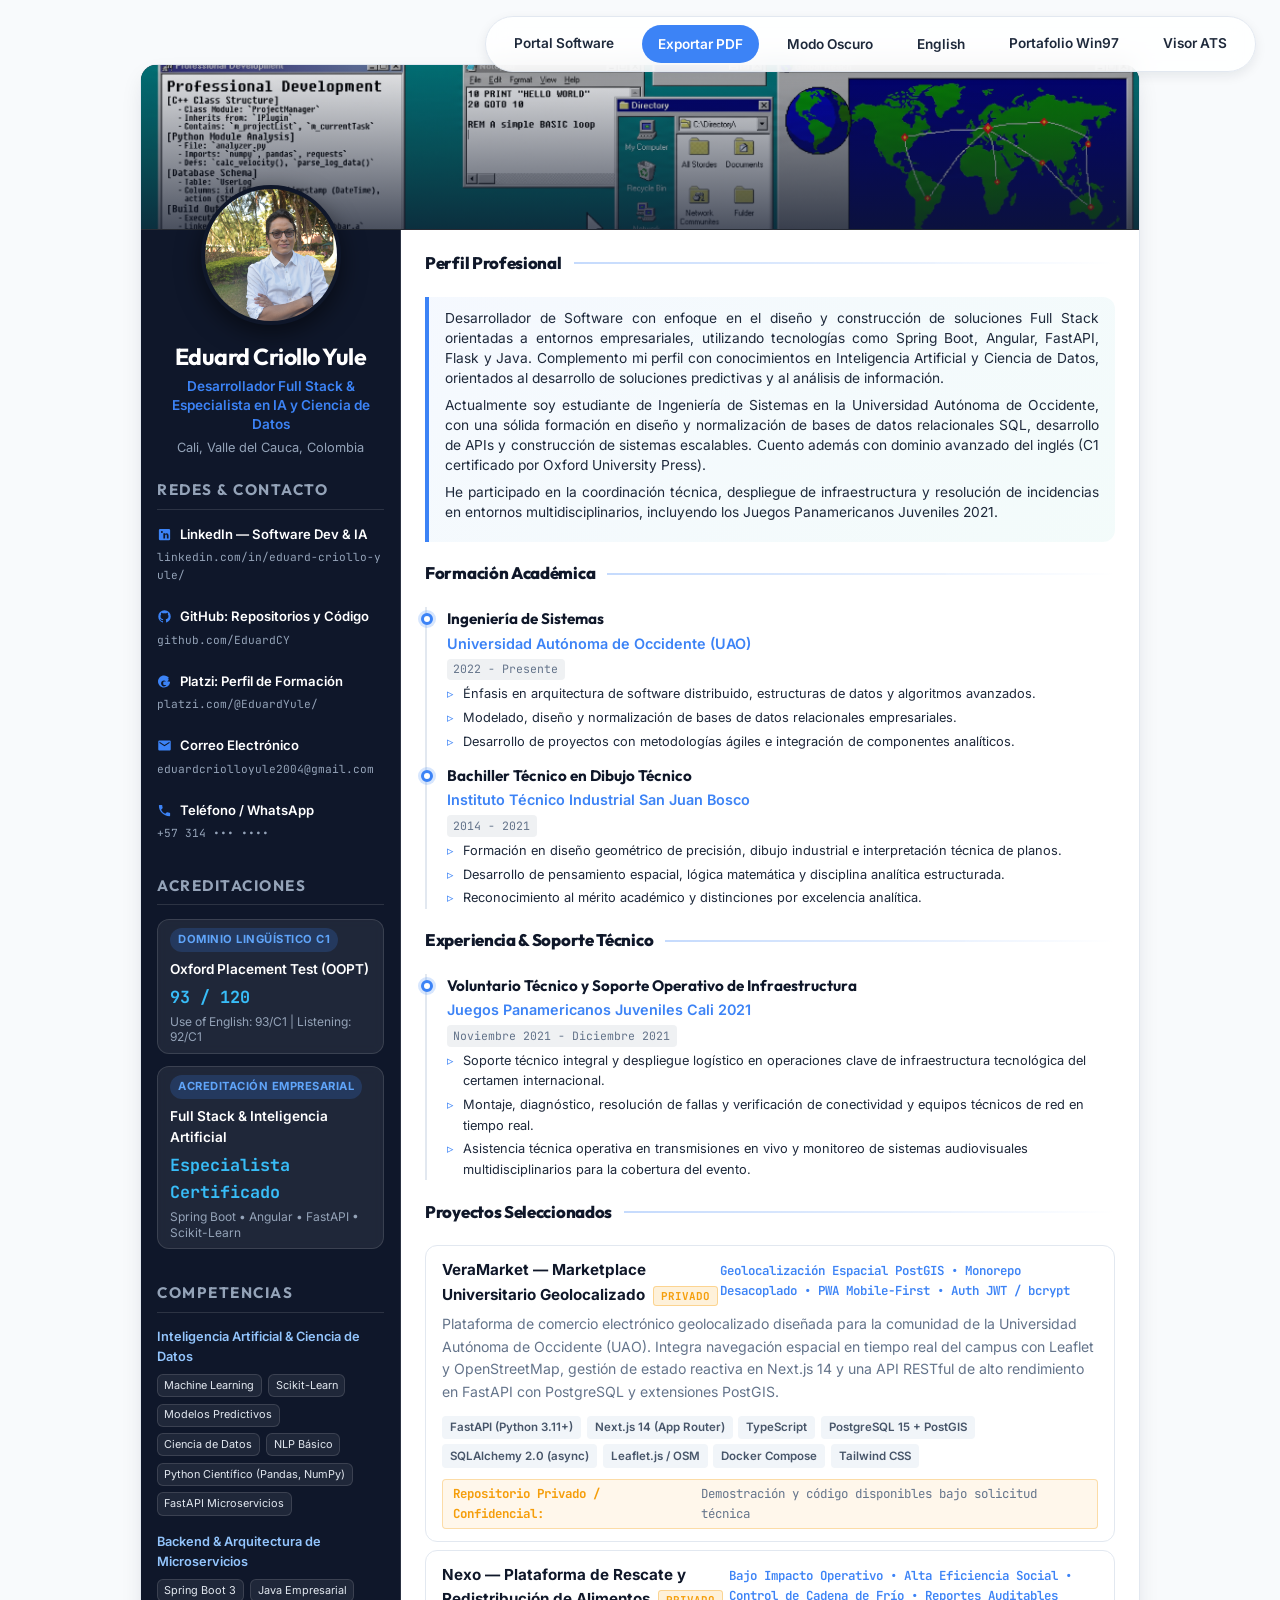
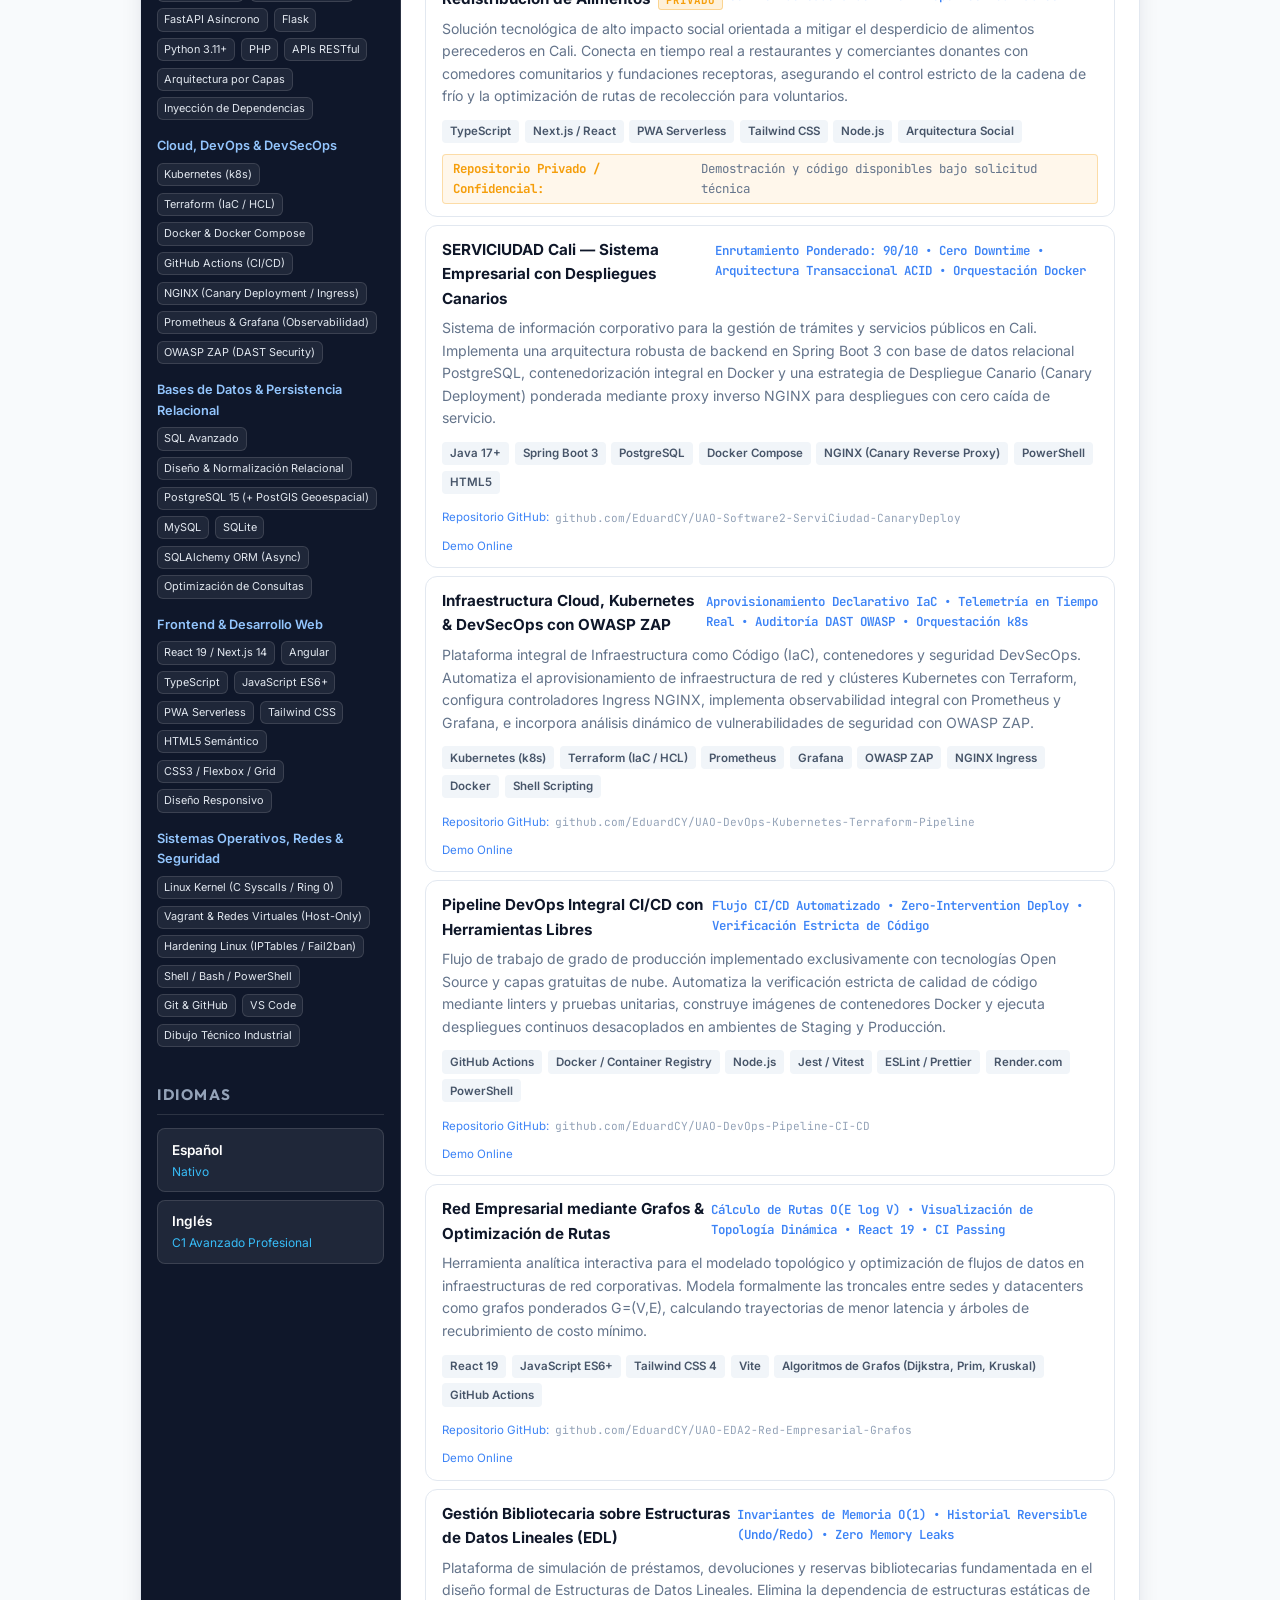
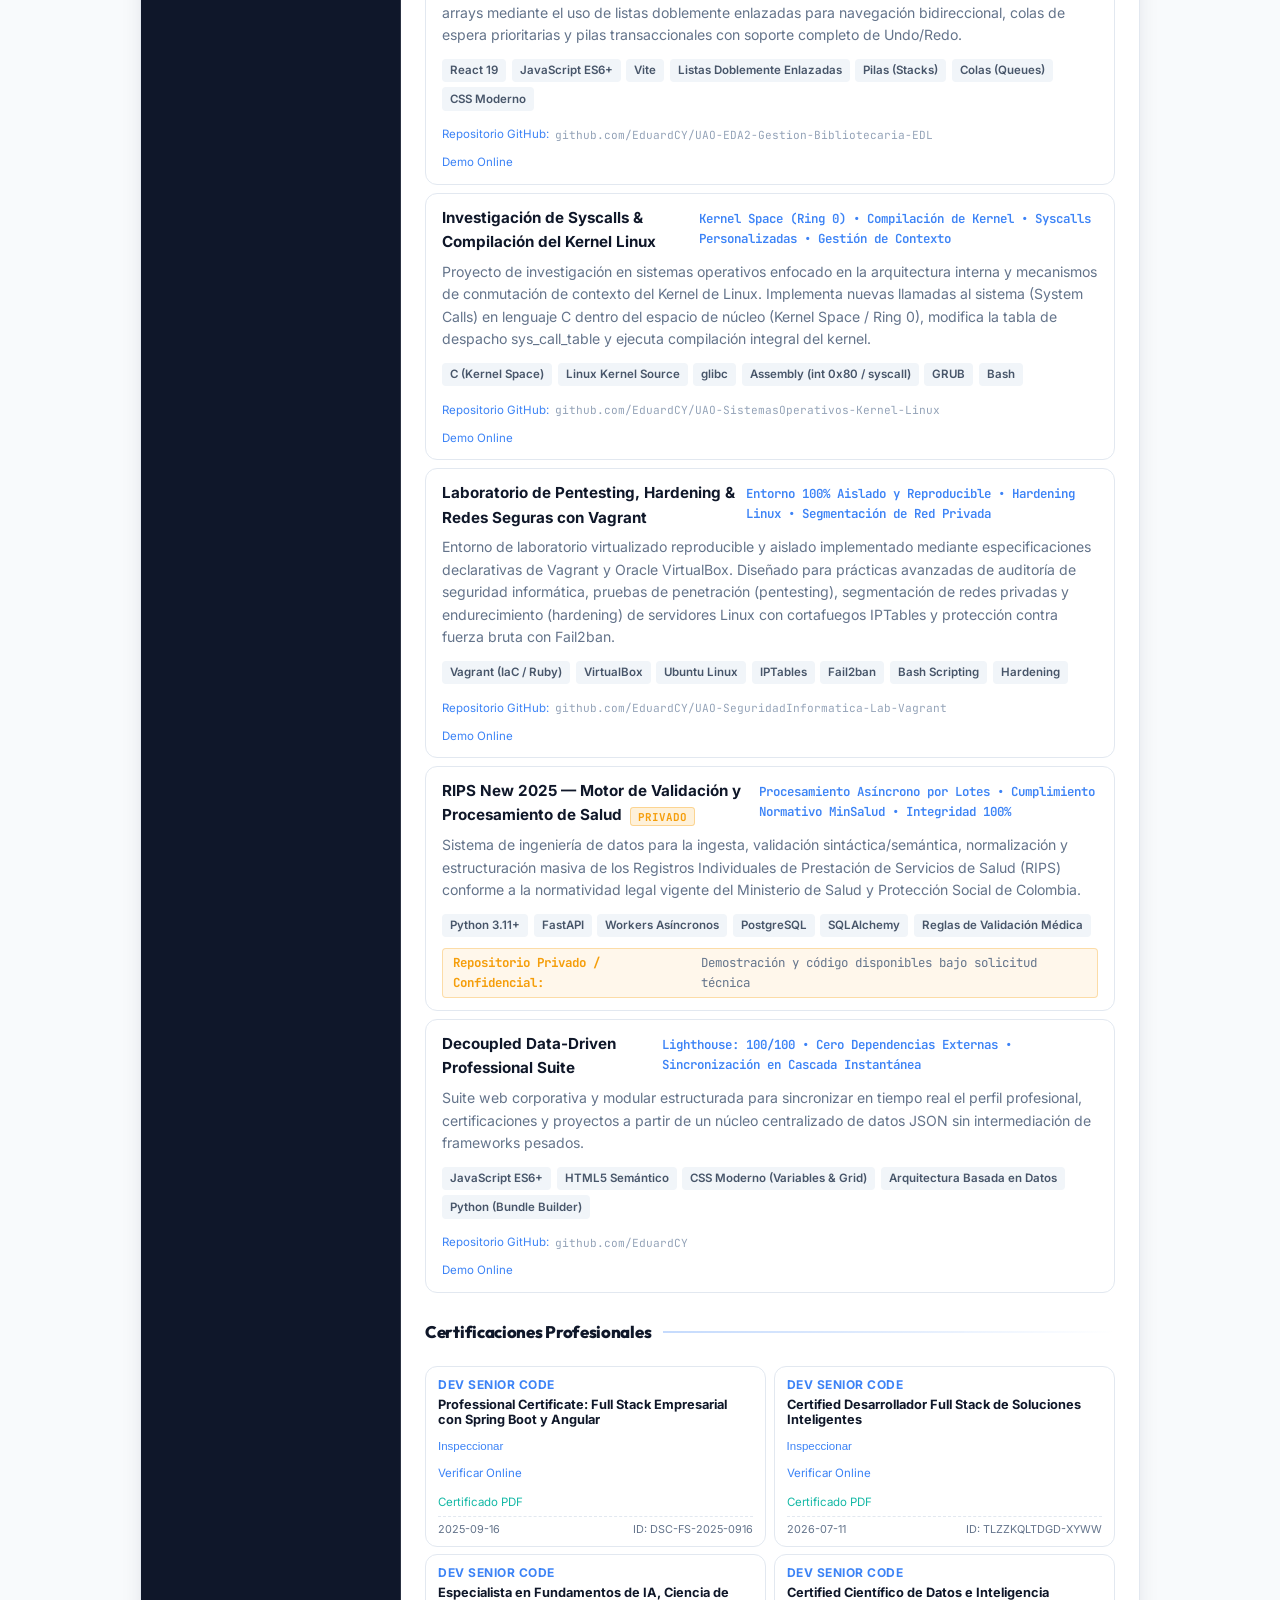
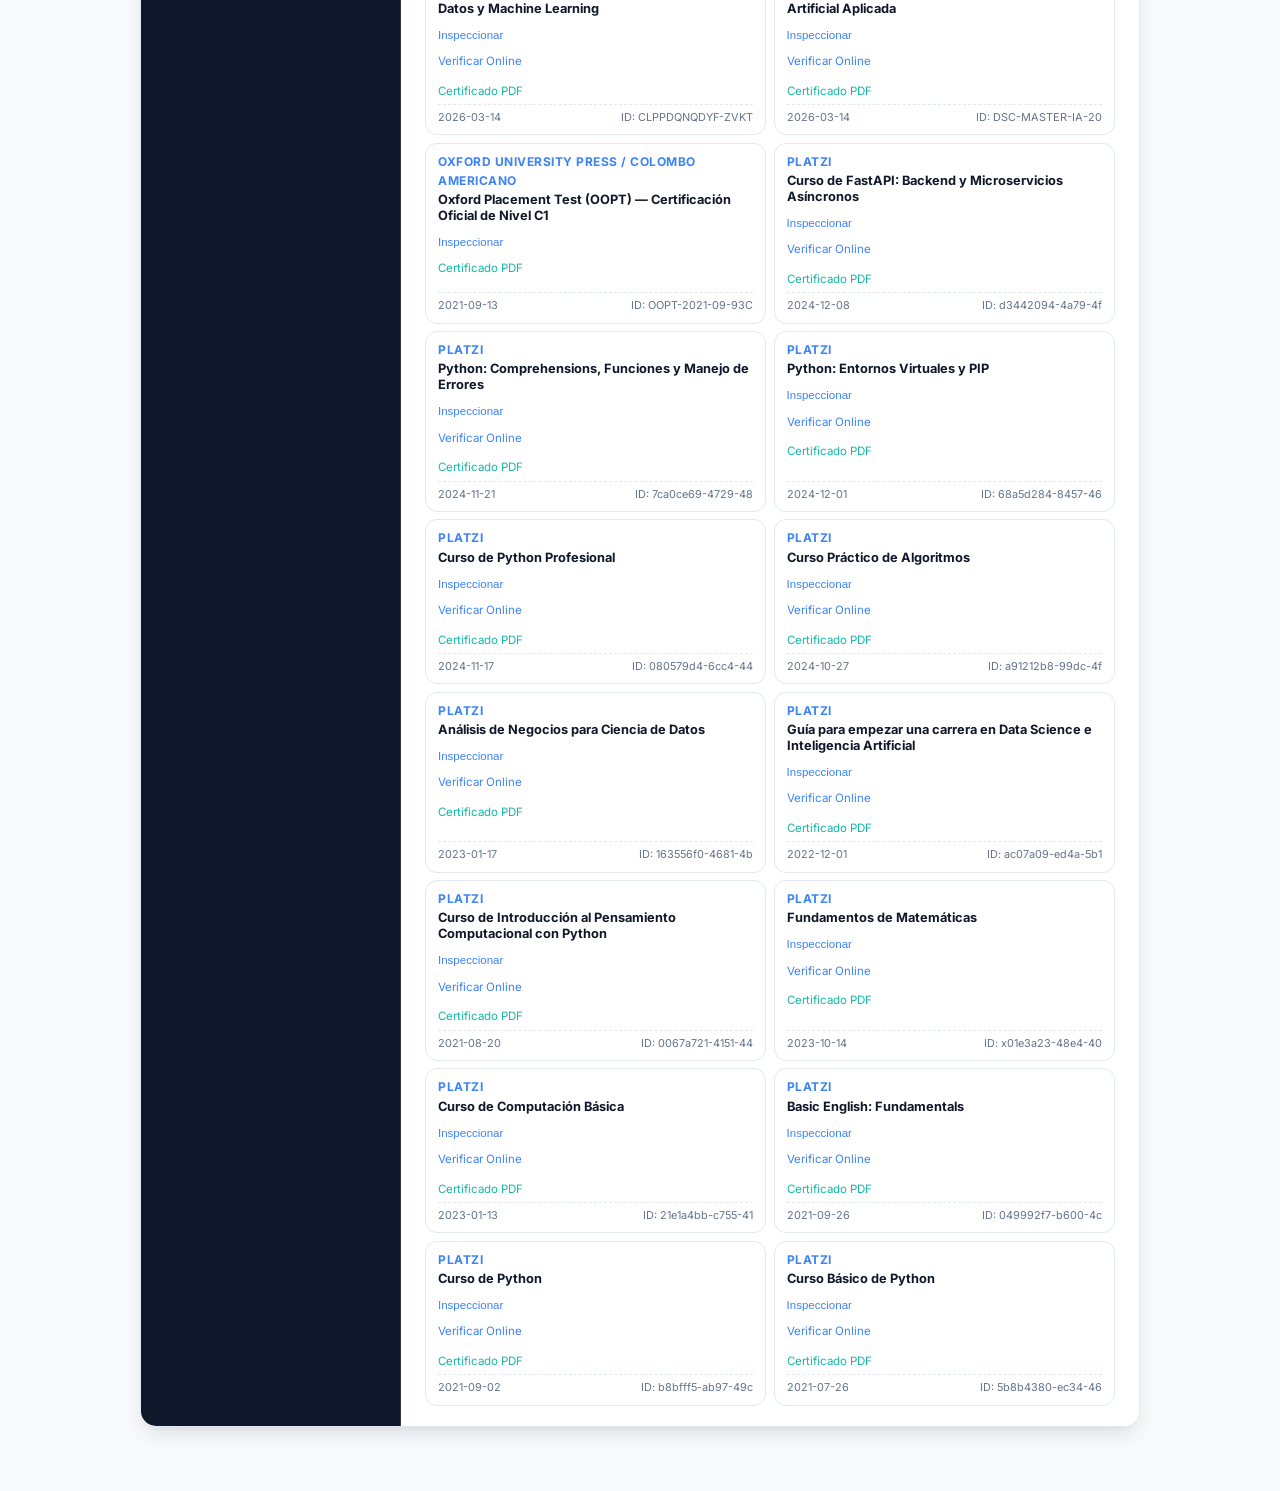
<file: 01_Software_Dev/cv_web/cv_software.html>
<!DOCTYPE html>
<html lang="es">
<head>
    <meta charset="UTF-8">
    <meta name="viewport" content="width=device-width, initial-scale=1.0">
    <title>CV Profesional — Eduard Criollo Yule | Full Stack & AI</title>
    <!-- Google Fonts: Inter & Outfit para tipografía moderna de alta fidelidad -->
    <link rel="preconnect" href="https://fonts.googleapis.com">
    <link rel="preconnect" href="https://fonts.gstatic.com" crossorigin>
    <link href="https://fonts.googleapis.com/css2?family=Inter:wght@300;400;500;600;700;800&family=Outfit:wght@400;600;700;800&family=JetBrains+Mono:wght@400;600&display=swap" rel="stylesheet">
    
    <style>
        /* ==========================================================================
           1. DESIGN TOKENS & VARIABLES GLOBALES (Google Antigravity Premium Style)
           ========================================================================== */
        :root {
            --primary-hue: 222;
            --primary: hsl(var(--primary-hue), 47%, 11%);        /* #0f172a - Slate Dark */
            --primary-light: hsl(var(--primary-hue), 35%, 20%);  /* #1e293b */
            --accent: hsl(217, 91%, 60%);                         /* #3b82f6 - Royal Blue */
            --accent-glow: hsla(217, 91%, 60%, 0.25);
            --secondary: hsl(173, 80%, 40%);                      /* #14b8a6 - Teal */
            
            --bg-page: #f8fafc;
            --surface-card: rgba(255, 255, 255, 0.98);
            --surface-glass: rgba(255, 255, 255, 0.85);
            --surface-sidebar: #0f172a;
            --surface-sidebar-card: rgba(255, 255, 255, 0.07);
            
            --text-main: #1e293b;
            --text-muted: #64748b;
            --text-light: #ffffff;
            --text-sidebar-muted: #94a3b8;
            --border: #e2e8f0;
            --border-sidebar: rgba(255, 255, 255, 0.12);
            
            --shadow-sm: 0 1px 3px rgba(0,0,0,0.05);
            --shadow-md: 0 4px 12px rgba(15, 23, 42, 0.08);
            --shadow-lg: 0 10px 25px -5px rgba(15, 23, 42, 0.12), 0 8px 10px -6px rgba(15, 23, 42, 0.05);
            --radius-md: 12px;
            --radius-lg: 16px;
            --radius-full: 9999px;
            
            --font-sans: 'Inter', system-ui, -apple-system, sans-serif;
            --font-heading: 'Outfit', sans-serif;
            --font-mono: 'JetBrains Mono', monospace;
        }

        body.dark-mode {
            --bg-page: #0b0f17;
            --surface-card: rgba(18, 24, 38, 0.98);
            --surface-glass: rgba(22, 30, 46, 0.85);
            --text-main: #f1f5f9;
            --text-muted: #94a3b8;
            --border: #1e293b;
            --shadow-md: 0 4px 20px rgba(0,0,0,0.4);
        }

        *, *::before, *::after {
            margin: 0;
            padding: 0;
            box-sizing: border-box;
        }

        body {
            font-family: var(--font-sans);
            background-color: var(--bg-page);
            color: var(--text-main);
            line-height: 1.6;
            padding: 2rem 1rem;
            display: flex;
            justify-content: center;
            align-items: flex-start;
            min-height: 100vh;
            transition: background-color 0.3s ease, color 0.3s ease;
        }

        /* Barra flotante de acciones */
        .action-bar {
            position: fixed;
            top: 1rem;
            right: 1.5rem;
            z-index: 100;
            display: flex;
            gap: 0.75rem;
            background: var(--surface-glass);
            backdrop-filter: blur(12px);
            -webkit-backdrop-filter: blur(12px);
            padding: 0.5rem 0.75rem;
            border-radius: var(--radius-full);
            border: 1px solid var(--border);
            box-shadow: var(--shadow-md);
        }

        .action-btn {
            background: transparent;
            border: none;
            color: var(--text-main);
            padding: 0.5rem 1rem;
            border-radius: var(--radius-full);
            font-family: var(--font-sans);
            font-size: 0.85rem;
            font-weight: 600;
            cursor: pointer;
            display: flex;
            align-items: center;
            gap: 0.5rem;
            transition: all 0.2s ease;
            text-decoration: none;
        }

        .action-btn:hover {
            background: var(--accent);
            color: white;
            transform: translateY(-1px);
        }

        .action-btn.primary {
            background: var(--accent);
            color: white;
        }
        .action-btn.primary:hover {
            background: hsl(217, 91%, 50%);
            box-shadow: 0 4px 12px var(--accent-glow);
        }

        /* Contenedor Principal */
        .cv-wrapper {
            width: 100%;
            max-width: 1040px;
            background: var(--surface-card);
            border-radius: var(--radius-lg);
            overflow: hidden;
            box-shadow: var(--shadow-lg);
            border: 1px solid var(--border);
            display: grid;
            grid-template-columns: 330px 1fr;
            backdrop-filter: blur(8px);
            margin-top: 2rem;
            margin-bottom: 2rem;
        }

        /* Banner Panorámico Superior */
        .cv-banner-header {
            grid-column: 1 / -1;
            width: 100%;
            height: 165px;
            position: relative;
            overflow: hidden;
            background: #090e18;
            border-bottom: 1px solid var(--border-sidebar);
        }

        .cv-banner-image {
            width: 100%;
            height: 100%;
            object-fit: cover;
            object-position: center 30%;
            display: block;
        }

        .cv-banner-overlay {
            position: absolute;
            inset: 0;
            background: linear-gradient(180deg, rgba(15, 23, 42, 0.1) 0%, rgba(15, 23, 42, 0.75) 100%);
        }

        /* Sidebar Izquierda */
        .sidebar {
            background: var(--surface-sidebar);
            color: var(--text-light);
            padding: 0 1.75rem 2.25rem;
            display: flex;
            flex-direction: column;
            gap: 1.85rem;
            border-right: 1px solid var(--border-sidebar);
        }

        .profile-photo-wrap {
            text-align: center;
            margin-top: -65px;
            position: relative;
            z-index: 3;
        }

        .profile-photo {
            width: 140px;
            height: 140px;
            border-radius: var(--radius-full);
            object-fit: cover;
            object-position: center 20%;
            border: 4px solid var(--surface-sidebar);
            box-shadow: 0 8px 24px rgba(0, 0, 0, 0.5);
            margin: 0 auto 1.15rem;
            display: block;
            background: var(--surface-sidebar);
        }

        .sidebar-name {
            font-family: var(--font-heading);
            font-size: 1.45rem;
            font-weight: 700;
            color: white;
            line-height: 1.2;
            letter-spacing: -0.5px;
        }

        .sidebar-headline {
            color: var(--accent);
            font-size: 0.85rem;
            font-weight: 600;
            margin-top: 0.35rem;
            line-height: 1.4;
        }

        .sidebar-location {
            color: var(--text-sidebar-muted);
            font-size: 0.8rem;
            margin-top: 0.25rem;
        }

        .sidebar-section-title {
            font-family: var(--font-heading);
            font-size: 0.95rem;
            font-weight: 700;
            text-transform: uppercase;
            letter-spacing: 1.5px;
            color: var(--text-sidebar-muted);
            margin-bottom: 0.85rem;
            padding-bottom: 0.4rem;
            border-bottom: 1px solid var(--border-sidebar);
            display: flex;
            align-items: center;
            gap: 0.5rem;
        }

        .contact-list {
            list-style: none;
            display: flex;
            flex-direction: column;
            gap: 0.65rem;
            font-size: 0.85rem;
        }

        .contact-link {
            color: var(--text-sidebar-muted);
            text-decoration: none;
            display: flex;
            flex-direction: column;
            gap: 0.15rem;
            word-break: break-all;
            transition: color 0.2s ease;
        }

        .contact-link:hover {
            color: white;
        }

        .contact-header-row {
            display: inline-flex;
            align-items: center;
            gap: 0.5rem;
            color: var(--text-light);
            font-size: 0.82rem;
            font-weight: 600;
        }

        .contact-svg-icon {
            width: 15px;
            height: 15px;
            fill: var(--accent);
            flex-shrink: 0;
            display: inline-block;
            vertical-align: middle;
            transition: transform 0.2s ease, fill 0.2s ease;
        }

        .contact-link:hover .contact-svg-icon {
            fill: white;
            transform: scale(1.1);
        }

        .metric-card {
            background: var(--surface-sidebar-card);
            border: 1px solid var(--border-sidebar);
            border-radius: var(--radius-md);
            padding: 0.85rem;
            margin-bottom: 0.75rem;
            backdrop-filter: blur(4px);
        }

        .metric-badge {
            background: rgba(59, 130, 246, 0.2);
            color: #60a5fa;
            font-size: 0.7rem;
            font-weight: 700;
            padding: 0.2rem 0.5rem;
            border-radius: var(--radius-full);
            display: inline-block;
            margin-bottom: 0.4rem;
            text-transform: uppercase;
            letter-spacing: 0.5px;
        }

        .metric-title {
            font-size: 0.85rem;
            font-weight: 600;
            color: white;
        }

        .metric-score {
            font-family: var(--font-mono);
            font-size: 1.05rem;
            font-weight: 700;
            color: #38bdf8;
            margin: 0.2rem 0;
        }

        .metric-detail {
            font-size: 0.75rem;
            color: var(--text-sidebar-muted);
            line-height: 1.3;
        }

        .skill-group {
            margin-bottom: 1rem;
        }

        .skill-group-title {
            font-size: 0.8rem;
            font-weight: 600;
            color: #93c5fd;
            margin-bottom: 0.4rem;
        }

        .skill-tags {
            display: flex;
            flex-wrap: wrap;
            gap: 0.4rem;
        }

        .skill-pill {
            background: var(--surface-sidebar-card);
            border: 1px solid var(--border-sidebar);
            color: #e2e8f0;
            font-size: 0.75rem;
            padding: 0.25rem 0.6rem;
            border-radius: 6px;
            transition: all 0.2s ease;
        }

        .skill-pill:hover {
            border-color: var(--accent);
            color: white;
            transform: translateY(-1px);
        }

        .language-item {
            background: var(--surface-sidebar-card);
            padding: 0.65rem 0.85rem;
            border-radius: 8px;
            margin-bottom: 0.5rem;
            border: 1px solid var(--border-sidebar);
        }

        .lang-name {
            font-weight: 600;
            font-size: 0.85rem;
            color: white;
        }

        .lang-level {
            font-size: 0.75rem;
            color: #38bdf8;
        }

        /* Contenido Principal */
        .main-content {
            padding: 2.5rem 2.25rem;
            display: flex;
            flex-direction: column;
            gap: 2rem;
            background: var(--surface-card);
        }

        .section-header {
            display: flex;
            align-items: center;
            gap: 0.75rem;
            margin-bottom: 1.25rem;
            position: relative;
        }

        .section-header::after {
            content: '';
            flex: 1;
            height: 2px;
            background: linear-gradient(90deg, var(--accent) 0%, transparent 100%);
            opacity: 0.3;
        }

        .section-title {
            font-family: var(--font-heading);
            font-size: 1.25rem;
            font-weight: 800;
            color: var(--primary);
            letter-spacing: -0.3px;
        }

        body.dark-mode .section-title {
            color: white;
        }

        .summary-box {
            background: linear-gradient(135deg, rgba(59, 130, 246, 0.05) 0%, rgba(20, 184, 166, 0.05) 100%);
            border-left: 4px solid var(--accent);
            padding: 1.25rem 1.5rem;
            border-radius: 0 var(--radius-md) var(--radius-md) 0;
            font-size: 0.95rem;
            line-height: 1.7;
            color: var(--text-main);
            text-align: justify;
        }

        .timeline-container {
            display: flex;
            flex-direction: column;
            gap: 1.25rem;
            position: relative;
            padding-left: 1.25rem;
            border-left: 2px solid var(--border);
        }

        .timeline-item {
            position: relative;
        }

        .timeline-item::before {
            content: '';
            position: absolute;
            left: -1.65rem;
            top: 0.35rem;
            width: 12px;
            height: 12px;
            border-radius: var(--radius-full);
            background: white;
            border: 3px solid var(--accent);
            box-shadow: 0 0 0 3px rgba(59, 130, 246, 0.2);
        }

        .timeline-role {
            font-family: var(--font-heading);
            font-size: 1.05rem;
            font-weight: 700;
            color: var(--primary);
        }
        body.dark-mode .timeline-role { color: white; }

        .timeline-company {
            font-size: 0.9rem;
            font-weight: 600;
            color: var(--accent);
            margin-bottom: 0.25rem;
        }

        .timeline-period {
            font-family: var(--font-mono);
            font-size: 0.78rem;
            color: var(--text-muted);
            margin-bottom: 0.5rem;
            display: inline-block;
            background: rgba(100, 116, 139, 0.1);
            padding: 0.15rem 0.5rem;
            border-radius: 4px;
        }

        .timeline-desc {
            list-style: none;
            display: flex;
            flex-direction: column;
            gap: 0.4rem;
            font-size: 0.88rem;
            color: var(--text-main);
        }

        .timeline-desc li {
            position: relative;
            padding-left: 1rem;
        }

        .timeline-desc li::before {
            content: '▹';
            position: absolute;
            left: 0;
            color: var(--accent);
            font-weight: bold;
        }

        .cert-grid {
            display: grid;
            grid-template-columns: repeat(auto-fill, minmax(280px, 1fr));
            gap: 1rem;
        }

        .cert-card {
            background: white;
            border: 1px solid var(--border);
            border-radius: var(--radius-md);
            padding: 1rem;
            transition: all 0.2s ease;
            display: flex;
            flex-direction: column;
            justify-content: space-between;
        }
        body.dark-mode .cert-card {
            background: rgba(255,255,255,0.03);
            border-color: #1e293b;
        }

        .cert-issuer {
            font-size: 0.75rem;
            font-weight: 700;
            color: var(--accent);
            text-transform: uppercase;
            letter-spacing: 0.5px;
        }

        .cert-name {
            font-size: 0.9rem;
            font-weight: 700;
            color: var(--primary);
            margin: 0.25rem 0 0.5rem;
            line-height: 1.35;
        }
        body.dark-mode .cert-name { color: #f8fafc; }

        .cert-footer {
            display: flex;
            justify-content: space-between;
            align-items: center;
            font-size: 0.75rem;
            color: var(--text-muted);
            margin-top: 0.5rem;
            padding-top: 0.5rem;
            border-top: 1px dashed var(--border);
        }

        .project-item {
            background: white;
            border: 1px solid var(--border);
            border-radius: var(--radius-md);
            padding: 1.25rem;
            margin-bottom: 1rem;
            transition: border-color 0.2s;
        }
        body.dark-mode .project-item {
            background: rgba(255,255,255,0.02);
            border-color: #1e293b;
        }
        .project-item:hover {
            border-color: var(--accent);
        }

        .project-title-bar {
            display: flex;
            justify-content: space-between;
            align-items: baseline;
            margin-bottom: 0.4rem;
        }

        .project-title {
            font-size: 1.05rem;
            font-weight: 700;
            color: var(--primary);
        }
        body.dark-mode .project-title { color: white; }

        .project-tech {
            display: flex;
            flex-wrap: wrap;
            gap: 0.35rem;
            margin-top: 0.75rem;
        }

        .tech-tag {
            background: #f1f5f9;
            color: #475569;
            font-size: 0.72rem;
            font-weight: 600;
            padding: 0.15rem 0.5rem;
            border-radius: 4px;
        }
        body.dark-mode .tech-tag {
            background: #1e293b;
            color: #cbd5e1;
        }

        .profile-paragraph {
            margin-bottom: 0.85rem;
            line-height: 1.68;
            color: var(--text-main);
        }
        .profile-paragraph:last-child {
            margin-bottom: 0;
        }

        .cert-verify-link {
            display: inline-flex;
            align-items: center;
            gap: 0.35rem;
            font-size: 0.72rem;
            color: var(--accent);
            text-decoration: none;
            margin-top: 0.35rem;
            word-break: break-all;
        }
        .cert-verify-link:hover { text-decoration: underline; }

        .url-text-explicit {
            font-size: 0.7rem;
            color: var(--text-sidebar-muted);
            font-family: var(--font-mono);
            word-break: break-all;
            display: block;
            margin-top: 0.15rem;
        }

        /* ==========================================================================
           MODO COMPACTO PERMANENTE: 2 PÁGINAS ESTRICTAS
           ========================================================================== */
        body, body.compact-2p {
            font-size: 9pt;
        }
        .cv-wrapper, body.compact-2p .cv-wrapper {
            grid-template-columns: 260px 1fr;
            max-width: 1000px;
        }
        .sidebar, body.compact-2p .sidebar {
            padding: 1.25rem 1rem;
            gap: 1.25rem;
        }
        .main-content, body.compact-2p .main-content {
            padding: 1.25rem 1.5rem;
            gap: 1.15rem;
        }
        .section-title, body.compact-2p .section-title {
            font-size: 1.05rem;
        }
        .summary-box, body.compact-2p .summary-box {
            padding: 0.75rem 1rem;
            font-size: 0.86rem;
            line-height: 1.45;
        }
        .profile-paragraph, body.compact-2p .profile-paragraph {
            margin-bottom: 0.45rem;
            line-height: 1.45;
        }
        .timeline-container, body.compact-2p .timeline-container {
            gap: 0.75rem;
        }
        .timeline-role, body.compact-2p .timeline-role {
            font-size: 0.95rem;
        }
        .timeline-period, body.compact-2p .timeline-period {
            font-size: 0.72rem;
            margin-bottom: 0.25rem;
            padding: 0.1rem 0.4rem;
        }
        .timeline-desc, body.compact-2p .timeline-desc {
            font-size: 0.8rem;
            gap: 0.2rem;
        }
        .project-item, body.compact-2p .project-item {
            padding: 0.75rem 1rem;
            margin-bottom: 0.5rem;
        }
        .project-title, body.compact-2p .project-title {
            font-size: 0.95rem;
        }
        .cert-grid, body.compact-2p .cert-grid {
            grid-template-columns: 1fr 1fr;
            gap: 0.45rem;
        }
        .cert-card, body.compact-2p .cert-card {
            padding: 0.5rem 0.75rem;
        }
        .cert-name, body.compact-2p .cert-name {
            font-size: 0.8rem;
            margin: 0.15rem 0 0.25rem;
            line-height: 1.25;
        }
        .cert-footer, body.compact-2p .cert-footer {
            font-size: 0.68rem;
            padding-top: 0.25rem;
            margin-top: 0.25rem;
        }
        .metric-card, body.compact-2p .metric-card {
            padding: 0.5rem 0.75rem;
        }
        .metric-score, body.compact-2p .metric-score {
            font-size: 1.05rem;
        }
        .skill-pill, body.compact-2p .skill-pill {
            font-size: 0.68rem;
            padding: 0.12rem 0.4rem;
        }
        .compact-page-break, body.compact-2p .compact-page-break {
            break-before: page;
            page-break-before: always;
        }

        @media screen and (max-width: 900px) {
            body, body.compact-2p {
                display: flex !important;
                flex-direction: column !important;
                align-items: center !important;
                padding: 1rem 0.5rem !important;
            }
            .action-bar {
                position: static !important;
                margin-bottom: 1rem !important;
                justify-content: center !important;
                flex-wrap: wrap !important;
                max-width: 100% !important;
            }
            .cv-wrapper, body.compact-2p .cv-wrapper {
                grid-template-columns: 1fr !important;
                width: 100% !important;
                max-width: 100% !important;
                margin-top: 0 !important;
            }
            .cv-banner-header {
                height: 125px !important;
            }
            .sidebar, body.compact-2p .sidebar {
                width: 100% !important;
                border-right: none !important;
                border-bottom: 1px solid var(--border-sidebar) !important;
                padding: 1.5rem 1rem !important;
            }
            .main-content, body.compact-2p .main-content {
                width: 100% !important;
                padding: 1.5rem 1rem !important;
            }
            .profile-photo-wrap {
                margin-top: -50px !important;
            }
            .profile-photo {
                width: 115px !important;
                height: 115px !important;
            }
            .cert-grid, body.compact-2p .cert-grid {
                grid-template-columns: 1fr !important;
            }
        }

        @media screen and (max-width: 640px) {
            body, body.compact-2p {
                padding: 0.5rem !important;
            }
            .action-bar {
                gap: 0.35rem !important;
                padding: 0.4rem 0.6rem !important;
                border-radius: var(--radius-md) !important;
            }
            .action-btn {
                padding: 0.35rem 0.65rem !important;
                font-size: 0.78rem !important;
            }
            .main-content, body.compact-2p .main-content {
                padding: 1rem 0.75rem !important;
            }
            .sidebar, body.compact-2p .sidebar {
                padding: 1rem 0.75rem !important;
            }
        }

        @media print {
            body {
                background: white !important;
                color: black !important;
                padding: 0 !important;
            }
            .action-bar {
                display: none !important;
            }
            .cv-wrapper {
                width: 100% !important;
                max-width: 100% !important;
                box-shadow: none !important;
                border: none !important;
                margin: 0 !important;
                border-radius: 0 !important;
                grid-template-columns: 280px 1fr !important;
            }
            .cv-banner-header {
                height: 90px !important;
                display: block !important;
                -webkit-print-color-adjust: exact !important;
                print-color-adjust: exact !important;
            }
            .profile-photo-wrap {
                margin-top: -45px !important;
            }
            .profile-photo {
                width: 90px !important;
                height: 90px !important;
                border: 3px solid #0f172a !important;
            }
            .sidebar {
                background: #0f172a !important;
                -webkit-print-color-adjust: exact !important;
                print-color-adjust: exact !important;
                padding: 0 1.25rem 1.5rem !important;
            }
            .main-content {
                padding: 1.5rem !important;
            }
            .timeline-item, .cert-card, .project-item, .metric-card {
                break-inside: avoid !important;
                page-break-inside: avoid !important;
            }
            .section-header {
                break-after: avoid !important;
                page-break-after: avoid !important;
            }

            body.compact-2p {
                font-size: 8.5pt !important;
            }
            body.compact-2p .cv-wrapper {
                grid-template-columns: 240px 1fr !important;
            }
            body.compact-2p .compact-page-break {
                break-before: page !important;
                page-break-before: always !important;
            }
            body.compact-2p .sidebar {
                padding: 1rem 0.85rem !important;
            }
            body.compact-2p .main-content {
                padding: 1rem 1.25rem !important;
            }
            @page {
                size: A4;
                margin: 8mm 10mm;
            }
        }

        /* ==========================================================================
           MODAL INSPECTOR DE CERTIFICACIONES & PDF PREVIEW
           ========================================================================== */
        .cert-modal-backdrop {
            display: none;
            position: fixed;
            inset: 0;
            background: rgba(5, 8, 16, 0.85);
            backdrop-filter: blur(12px);
            -webkit-backdrop-filter: blur(12px);
            z-index: 1000;
            padding: 2rem 1rem;
            overflow-y: auto;
            align-items: center;
            justify-content: center;
        }
        .cert-modal-backdrop.active {
            display: flex;
        }
        .cert-modal-dialog {
            background: var(--surface-card);
            border: 1px solid var(--border);
            border-radius: var(--radius-lg);
            max-width: 860px;
            width: 100%;
            max-height: 88vh;
            display: flex;
            flex-direction: column;
            box-shadow: 0 25px 50px -12px rgba(0, 0, 0, 0.6);
            position: relative;
            animation: modalFadeIn 0.25s cubic-bezier(0.16, 1, 0.3, 1);
            overflow: hidden;
        }
        @keyframes modalFadeIn {
            from { opacity: 0; transform: scale(0.96) translateY(10px); }
            to { opacity: 1; transform: scale(1) translateY(0); }
        }
        .cert-modal-header {
            padding: 1.25rem 1.75rem;
            border-bottom: 1px solid var(--border);
            display: flex;
            justify-content: space-between;
            align-items: center;
            background: var(--surface-glass);
        }
        .cert-modal-title {
            font-family: var(--font-heading);
            font-size: 1.15rem;
            font-weight: 700;
            color: var(--text-main);
            display: flex;
            align-items: center;
            gap: 0.5rem;
        }
        .cert-modal-close {
            background: rgba(125, 125, 125, 0.1);
            border: 1px solid var(--border);
            color: var(--text-muted);
            font-size: 1.2rem;
            width: 32px;
            height: 32px;
            border-radius: 6px;
            cursor: pointer;
            display: flex;
            align-items: center;
            justify-content: center;
            transition: all 0.2s ease;
        }
        .cert-modal-close:hover {
            color: #ef4444;
            background: rgba(239, 68, 68, 0.1);
            border-color: rgba(239, 68, 68, 0.3);
        }
        .cert-modal-content {
            padding: 1.5rem 1.75rem;
            overflow-y: auto;
            display: flex;
            flex-direction: column;
            gap: 1.25rem;
        }
        .cert-preview-frame {
            width: 100%;
            height: 480px;
            border: 1px solid var(--border);
            border-radius: var(--radius-md);
            background: #0b0f17;
        }
        .cert-modal-meta-grid {
            display: grid;
            grid-template-columns: repeat(auto-fit, minmax(200px, 1fr));
            gap: 1rem;
            background: rgba(59, 130, 246, 0.05);
            border: 1px solid var(--border);
            border-radius: var(--radius-md);
            padding: 1rem;
        }
        .cert-meta-item strong {
            display: block;
            font-size: 0.72rem;
            text-transform: uppercase;
            letter-spacing: 0.5px;
            color: var(--accent);
            margin-bottom: 0.2rem;
        }
        .cert-meta-item span {
            font-size: 0.85rem;
            color: var(--text-main);
            font-weight: 600;
        }
        .cert-modal-actions {
            display: flex;
            gap: 0.75rem;
            flex-wrap: wrap;
            margin-top: 0.5rem;
        }
        .cert-action-btn {
            display: inline-flex;
            align-items: center;
            gap: 0.4rem;
            padding: 0.6rem 1.1rem;
            border-radius: var(--radius-full);
            font-size: 0.82rem;
            font-weight: 600;
            text-decoration: none;
            cursor: pointer;
            transition: all 0.2s ease;
        }
        .cert-action-btn.primary {
            background: var(--accent);
            color: white;
            border: none;
        }
        .cert-action-btn.secondary {
            background: transparent;
            color: var(--secondary);
            border: 1px solid var(--secondary);
        }
        .cert-action-btn:hover {
            transform: translateY(-1px);
            box-shadow: var(--shadow-md);
        }
        .cert-card {
            cursor: pointer;
            transition: all 0.25s ease;
        }
        .cert-card:hover {
            transform: translateY(-3px);
            border-color: var(--accent);
            box-shadow: 0 8px 20px rgba(59, 130, 246, 0.15);
        }
    </style>
</head>
<body class="compact-2p">

    <!-- BARRA FLOTANTE DE ACCIÓN -->
    <div class="action-bar" id="actionBar">
        <a href="../../index.html" class="action-btn" id="btnNavHome" title="Ir al Portal Principal de Software">
            Portal Software
        </a>
        <button class="action-btn primary" id="btnExportPdf" onclick="window.print()" title="Imprimir o Guardar como PDF">
            Exportar PDF
        </button>
        <button class="action-btn" id="themeToggleBtn" onclick="toggleDarkMode()" title="Alternar Modo Oscuro/Claro">
            Alternar Tema
        </button>
        <button class="action-btn" id="langToggleBtn" onclick="toggleLanguage()" title="Cambiar Idioma / Switch Language">
            English
        </button>
        <a href="../portfolio/option_tron/index.html" class="action-btn" id="btnNavWin97" title="Ver Portafolio Windows 97">
            Portafolio Win97
        </a>
        <a href="../cv_plain_text/viewer.html" class="action-btn" id="btnNavAts" title="Ver Versión ATS en Texto Plano">
            Visor ATS
        </a>
    </div>

    <!-- CONTENEDOR PRINCIPAL DEL CV -->
    <div class="cv-wrapper">
        
        <!-- BANNER DE CABECERA PROFESIONAL -->
        <header class="cv-banner-header">
            <img src="../../data/img/banner.jpg" alt="Banner Profesional de Eduard Criollo Yule" class="cv-banner-image" onerror="this.style.display='none'">
            <div class="cv-banner-overlay"></div>
        </header>

        <!-- SIDEBAR DINÁMICO IZQUIERDO -->
        <aside class="sidebar">
            <div class="profile-photo-wrap">
                <img src="../../data/img/FotoPerfil_01.JPG" alt="Eduard Criollo Yule" class="profile-photo" id="profilePhoto" onerror="this.src='../../data/assets/foto.png'">
                <h1 class="sidebar-name" id="profileName">EDUARD CRIOLLO YULE</h1>
                <p class="sidebar-headline" id="profileHeadline">Full Stack Developer & AI Specialist</p>
                <p class="sidebar-location" id="profileLocation">Cali, Colombia</p>
            </div>

            <!-- SECCIÓN CONTACTO & REDES PROFESIONALES -->
            <div>
                <h3 class="sidebar-section-title" id="secTitleContact">Redes & Contacto</h3>
                <ul class="contact-list" id="contactList">
                    <!-- Inyectado dinámicamente con URLs explícitas -->
                </ul>
            </div>

            <!-- SECCIÓN ACREDITACIONES CLAVE -->
            <div>
                <h3 class="sidebar-section-title" id="secTitleMetrics">Acreditaciones</h3>
                <div id="metricsContainer"></div>
            </div>

            <!-- SECCIÓN MATRIZ DE COMPETENCIAS -->
            <div>
                <h3 class="sidebar-section-title" id="secTitleSkills">Competencias</h3>
                <div id="skillsContainer"></div>
            </div>

            <!-- SECCIÓN IDIOMAS -->
            <div>
                <h3 class="sidebar-section-title" id="secTitleLanguages">Idiomas</h3>
                <div id="languagesContainer"></div>
            </div>
        </aside>

        <!-- CONTENIDO PRINCIPAL DERECHO -->
        <main class="main-content">
            
            <!-- 1. PERFIL / HOOK PROFESIONAL -->
            <section class="section">
                <div class="section-header">
                    <h2 class="section-title" id="secTitleProfile">Perfil Profesional</h2>
                </div>
                <div class="summary-box" id="profileSummary">
                    Cargando perfil profesional desde la fuente madre (/data/profile_software.json)...
                </div>
            </section>

            <!-- 2. EDUCACIÓN FORMAL -->
            <section class="section">
                <div class="section-header">
                    <h2 class="section-title" id="secTitleEducation">Formación Académica</h2>
                </div>
                <div class="timeline-container" id="educationContainer"></div>
            </section>

            <!-- 3. EXPERIENCIA Y COORDINACIÓN TÉCNICA -->
            <section class="section">
                <div class="section-header">
                    <h2 class="section-title" id="secTitleExperience">Experiencia & Soporte Técnico</h2>
                </div>
                <div class="timeline-container" id="experienceContainer"></div>
            </section>

            <!-- 4. PROYECTOS TÉCNICOS DESTACADOS -->
            <section class="section compact-page-break">
                <div class="section-header">
                    <h2 class="section-title" id="secTitleProjects">Proyectos Seleccionados</h2>
                </div>
                <div id="projectsContainer"></div>
            </section>

            <!-- 5. CERTIFICACIONES PROFESIONALES -->
            <section class="section">
                <div class="section-header">
                    <h2 class="section-title" id="secTitleCertifications">Certificaciones Profesionales</h2>
                </div>
                <div class="cert-grid" id="certificationsContainer"></div>
            </section>

        </main>
    </div>


    <!-- MODAL DE INSPECCIÓN DETALLADA DE CERTIFICACIONES -->
    <div class="cert-modal-backdrop" id="certModalBackdrop" onclick="if(event.target === this) closeCertModal()">
        <div class="cert-modal-dialog" role="dialog" aria-modal="true" aria-labelledby="certModalHeading">
            <div class="cert-modal-header">
                <h3 class="cert-modal-title" id="certModalHeading">
                    <span id="modalCertTitle">Detalles del Certificado</span>
                </h3>
                <button class="cert-modal-close" onclick="closeCertModal()" aria-label="Cerrar modal">✕</button>
            </div>
            <div class="cert-modal-content" id="certModalContent">
                <!-- Inyectado dinámicamente -->
            </div>
        </div>
    </div>

    <!-- SCRIPT DE DATOS GLOBALES (Soporte Offline & Local file:///) -->
    <script src="../../data/bundle.js"></script>

    <!-- SCRIPT DE CARGA REACTIVA Y BILINGÜE -->
    <script>
        /**
         * @fileoverview DataLoader reactivo y desacoplado para CV Software.
         * Consume /data/bundle.js (local file:///) o /data/*.json (HTTP/HTTPS).
         * Soporta conmutación bilingüe instantánea (Español / Inglés) e inspección de certificados.
         * 
         * @author Eduard Criollo Yule
         */

        let currentLang = new URLSearchParams(window.location.search).get('lang') || localStorage.getItem('cv_lang') || 'es';
        let currentCerts = [];

        const UI_TEXT = {
            es: {
                pageTitle: "CV Profesional — Eduard Criollo Yule | Full Stack & AI",
                btnHome: "Portal Software",
                btnExportPdf: "Exportar PDF",
                btnThemeDark: "Modo Oscuro",
                btnThemeLight: "Modo Claro",
                btnLang: "English",
                btnNavWin97: "Portafolio Win97",
                btnNavAts: "Visor ATS",
                secContact: "Redes & Contacto",
                secMetrics: "Acreditaciones",
                secSkills: "Competencias",
                secLanguages: "Idiomas",
                secProfile: "Perfil Profesional",
                secEducation: "Formación Académica",
                secExperience: "Experiencia & Soporte Técnico",
                secProjects: "Proyectos Seleccionados",
                secCertifications: "Certificaciones Profesionales",
                certInspectBtn: "Inspeccionar",
                certPdfBtn: "Certificado PDF",
                certVerifyBtn: "Verificar Online",
                certAccredited: "Acreditado",
                certVerified: "Verificado",
                repoPrivateTitle: "Repositorio Privado / Confidencial:",
                repoPrivateDesc: "Demostración y código disponibles bajo solicitud técnica",
                repoGithub: "Repositorio GitHub:",
                repoDemo: "Demo Online",
                modalIssuer: "Institución Emisora",
                modalDate: "Fecha de Emisión",
                modalCode: "Código / Credencial ID",
                modalScore: "Calificación / Puntaje",
                modalSkills: "Competencias Acreditadas",
                modalPreview: "Vista Previa del Documento Oficial",
                modalNoPdf: "El visor integrado no está disponible. Puede abrir el PDF directamente mediante el botón inferior.",
                modalOpenPdf: "Abrir Documento PDF Oficial",
                modalVerifyOnline: "Verificar en Plataforma Emisora"
            },
            en: {
                pageTitle: "Professional CV — Eduard Criollo Yule | Full Stack & AI",
                btnHome: "Software Portal",
                btnExportPdf: "Export PDF",
                btnThemeDark: "Dark Mode",
                btnThemeLight: "Light Mode",
                btnLang: "Español",
                btnNavWin97: "Win97 Portfolio",
                btnNavAts: "ATS Viewer",
                secContact: "Contact & Networks",
                secMetrics: "Accreditations",
                secSkills: "Skills Matrix",
                secLanguages: "Languages",
                secProfile: "Professional Profile",
                secEducation: "Education",
                secExperience: "Experience & Technical Support",
                secProjects: "Selected Projects",
                secCertifications: "Professional Certifications",
                certInspectBtn: "Inspect",
                certPdfBtn: "PDF Certificate",
                certVerifyBtn: "Verify Online",
                certAccredited: "Accredited",
                certVerified: "Verified",
                repoPrivateTitle: "Private / Confidential Repository:",
                repoPrivateDesc: "Architecture demo and source code available upon technical request",
                repoGithub: "GitHub Repository:",
                repoDemo: "Live Demo",
                modalIssuer: "Issuing Organization",
                modalDate: "Issue Date",
                modalCode: "Credential ID / Code",
                modalScore: "Score / Grade",
                modalSkills: "Validated Competencies",
                modalPreview: "Official Document Preview",
                modalNoPdf: "Embedded viewer not supported. You can open the PDF directly using the button below.",
                modalOpenPdf: "Open Official PDF Document",
                modalVerifyOnline: "Verify on Issuer Platform"
            }
        };

        const CONTACT_ICONS = {
            linkedin: `<svg viewBox="0 0 24 24" class="contact-svg-icon" aria-hidden="true"><path d="M19 3a2 2 0 0 1 2 2v14a2 2 0 0 1-2 2H5a2 2 0 0 1-2-2V5a2 2 0 0 1 2-2h14m-.5 15.5v-5.3a3.26 3.26 0 0 0-3.26-3.26c-.85 0-1.84.52-2.28 1.3v-1.11h-2.79v8.37h2.79v-4.93c0-.77.62-1.4 1.39-1.4a1.4 1.4 0 0 1 1.4 1.4v4.93h2.75M6.46 10.9h2.77v8.37H6.46v-8.37M7.84 6.2a1.62 1.62 0 1 0 0 3.24 1.62 1.62 0 0 0 0-3.24z"/></svg>`,
            github: `<svg viewBox="0 0 24 24" class="contact-svg-icon" aria-hidden="true"><path d="M12 2A10 10 0 0 0 2 12c0 4.42 2.87 8.17 6.84 9.5.5.08.66-.23.66-.5v-1.69c-2.77.6-3.36-1.34-3.36-1.34-.46-1.16-1.11-1.47-1.11-1.47-.91-.62.07-.6.07-.6 1 .07 1.53 1.03 1.53 1.03.87 1.52 2.34 1.07 2.91.83.1-.65.35-1.09.63-1.34-2.22-.25-4.55-1.11-4.55-4.92 0-1.11.38-2 1.03-2.71-.1-.25-.45-1.29.1-2.64 0 0 .84-.27 2.75 1.02.79-.22 1.65-.33 2.5-.33.85 0 1.71.11 2.5.33 1.91-1.29 2.75-1.02 2.75-1.02.55 1.35.2 2.39.1 2.64.65.71 1.03 1.6 1.03 2.71 0 3.82-2.34 4.66-4.57 4.91.36.31.69.92.69 1.85V21c0 .27.16.59.67.5C19.14 20.16 22 16.42 22 12A10 10 0 0 0 12 2z"/></svg>`,
            platzi: `<svg viewBox="0 0 24 24" class="contact-svg-icon" aria-hidden="true"><path d="M19.4 6.6c-1.8-2.6-4.9-4.2-8.1-4.2C5.9 2.4 1.6 6.7 1.6 12s4.3 9.6 9.7 9.6c4.6 0 8.5-3.1 9.5-7.5.3-1.1-.5-2.2-1.7-2.2h-7.7c-.8 0-1.4.6-1.4 1.4v2.8c0 .8.6 1.4 1.4 1.4h3.5c-.8 1.4-2.2 2.3-3.8 2.3-2.5 0-4.6-2.1-4.6-4.6s2.1-4.6 4.6-4.6c1.2 0 2.4.5 3.2 1.4.6.6 1.5.6 2.1 0l1.9-1.9c.5-.5.5-1.4 0-1.9-.3-.5-.7-.9-1.2-1.3z"/></svg>`,
            email: `<svg viewBox="0 0 24 24" class="contact-svg-icon" aria-hidden="true"><path d="M20 4H4c-1.1 0-1.99.9-1.99 2L2 18c0 1.1.9 2 2 2h16c1.1 0 2-.9 2-2V6c0-1.1-.9-2-2-2zm0 4-8 5-8-5V6l8 5 8-5v2z"/></svg>`,
            phone: `<svg viewBox="0 0 24 24" class="contact-svg-icon" aria-hidden="true"><path d="M6.62 10.79c1.44 2.83 3.76 5.14 6.59 6.59l2.2-2.2c.27-.27.67-.36 1.02-.24 1.12.37 2.33.57 3.57.57.55 0 1 .45 1 1V20c0 .55-.45 1-1 1-9.39 0-17-7.61-17-17 0-.55.45-1 1-1h3.5c.55 0 1 .45 1 1 0 1.25.2 2.45.57 3.57.11.35.03.74-.25 1.02l-2.2 2.2z"/></svg>`
        };

        function toggleDarkMode() {
            document.body.classList.toggle('dark-mode');
            const isDark = document.body.classList.contains('dark-mode');
            localStorage.setItem('cv_theme', isDark ? 'dark' : 'light');
            updateUIThemeButton();
        }

        function updateUIThemeButton() {
            const btn = document.getElementById('themeToggleBtn');
            const isDark = document.body.classList.contains('dark-mode');
            const t = UI_TEXT[currentLang] || UI_TEXT.es;
            if (btn) btn.textContent = isDark ? t.btnThemeLight : t.btnThemeDark;
        }

        function toggleLanguage() {
            setLanguage(currentLang === 'es' ? 'en' : 'es');
        }

        function setLanguage(lang) {
            currentLang = lang;
            localStorage.setItem('cv_lang', lang);
            applyLanguage();
        }

        function updateUITexts() {
            const t = UI_TEXT[currentLang] || UI_TEXT.es;
            document.title = t.pageTitle;
            const btnHome = document.getElementById('btnNavHome');
            if (btnHome) btnHome.textContent = t.btnHome;
            const btnExport = document.getElementById('btnExportPdf');
            if (btnExport) btnExport.textContent = t.btnExportPdf;

            updateUIThemeButton();

            const btnLang = document.getElementById('langToggleBtn');
            if (btnLang) btnLang.textContent = t.btnLang;

            const btnWin97 = document.getElementById('btnNavWin97');
            if (btnWin97) btnWin97.textContent = t.btnNavWin97;
            const btnAts = document.getElementById('btnNavAts');
            if (btnAts) {
                btnAts.textContent = t.btnNavAts;
                btnAts.href = currentLang === 'en' ? "../cv_plain_text/viewer_en.html" : "../cv_plain_text/viewer.html";
            }

            const elSecContact = document.getElementById('secTitleContact');
            if (elSecContact) elSecContact.textContent = t.secContact;
            const elSecMetrics = document.getElementById('secTitleMetrics');
            if (elSecMetrics) elSecMetrics.textContent = t.secMetrics;
            const elSecSkills = document.getElementById('secTitleSkills');
            if (elSecSkills) elSecSkills.textContent = t.secSkills;
            const elSecLanguages = document.getElementById('secTitleLanguages');
            if (elSecLanguages) elSecLanguages.textContent = t.secLanguages;
            const elSecProfile = document.getElementById('secTitleProfile');
            if (elSecProfile) elSecProfile.textContent = t.secProfile;
            const elSecEducation = document.getElementById('secTitleEducation');
            if (elSecEducation) elSecEducation.textContent = t.secEducation;
            const elSecExperience = document.getElementById('secTitleExperience');
            if (elSecExperience) elSecExperience.textContent = t.secExperience;
            const elSecProjects = document.getElementById('secTitleProjects');
            if (elSecProjects) elSecProjects.textContent = t.secProjects;
            const elSecCertifications = document.getElementById('secTitleCertifications');
            if (elSecCertifications) elSecCertifications.textContent = t.secCertifications;
        }

        async function applyLanguage() {
            updateUITexts();

            let dataLayer = window.CV_DATA;
            let profileData = null;
            let certsData = [];
            let projectsData = [];

            if (dataLayer) {
                const bundleLang = (currentLang === 'en' && dataLayer.en) ? dataLayer.en : (dataLayer.es || dataLayer);
                profileData = bundleLang.profile_software || dataLayer.profile_software;
                certsData = (bundleLang.certifications || dataLayer.certifications || []).filter(c => (c.track || []).includes('software') || (c.track || []).includes('both'));
                projectsData = (bundleLang.projects || dataLayer.projects || []).filter(p => p.category === 'software');
            }

            currentCerts = certsData;

            if (profileData) renderProfile(profileData);
            if (certsData.length) renderCertifications(certsData);
            if (projectsData.length) renderProjects(projectsData);

            // Refresco dinámico HTTP opcional
            const fileSuffix = currentLang === 'en' ? '_en' : '';
            try {
                const resProf = await fetch(`../../data/profile_software${fileSuffix}.json`);
                if (resProf.ok) {
                    profileData = await resProf.json();
                    renderProfile(profileData);
                }
            } catch (_) {}

            try {
                const resC = await fetch(`../../data/certifications${fileSuffix}.json`);
                if (resC.ok) {
                    const json = await resC.json();
                    currentCerts = (json.certifications || []).filter(c => (c.track || []).includes('software') || (c.track || []).includes('both'));
                    renderCertifications(currentCerts);
                }
            } catch (_) {}

            try {
                const resP = await fetch(`../../data/projects${fileSuffix}.json`);
                if (resP.ok) {
                    const json = await resP.json();
                    projectsData = (json.projects || []).filter(p => p.category === 'software');
                    renderProjects(projectsData);
                }
            } catch (_) {}

            document.body.setAttribute('data-rendered', 'true');
            window.status = 'ready';
        }

        function renderParagraphs(containerId, rawText) {
            const container = document.getElementById(containerId);
            if (!container || !rawText) return;
            const paragraphs = rawText.split(/\r?\n\r?\n/).filter(p => p.trim().length > 0);
            container.innerHTML = paragraphs.map(p => `<p class="profile-paragraph">${p.trim()}</p>`).join('');
        }

        function renderContacts(personal) {
            const container = document.getElementById('contactList');
            if (!container) return;

            const c = personal.contact || {};
            const isEn = currentLang === 'en';
            const links = [
                {
                    type: "linkedin",
                    label: isEn ? "LinkedIn — Software Dev & AI" : "LinkedIn — Software Dev & IA",
                    url: c.linkedin || "https://www.linkedin.com/in/eduard-criollo-yule/",
                    display: c.linkedin ? c.linkedin.replace(/^https?:\/\/(www\.)?/, '') : "linkedin.com/in/eduard-criollo-yule/"
                },
                {
                    type: "github",
                    label: isEn ? "GitHub: Repositories & Code" : "GitHub: Repositorios y Código",
                    url: c.github || "https://github.com/EduardCY",
                    display: c.github ? c.github.replace(/^https?:\/\/(www\.)?/, '') : "github.com/EduardCY"
                },
                {
                    type: "platzi",
                    label: isEn ? "Platzi: Training Profile" : "Platzi: Perfil de Formación",
                    url: c.platzi || "https://platzi.com/@EduardYule/",
                    display: c.platzi ? c.platzi.replace(/^https?:\/\/(www\.)?/, '') : "platzi.com/@EduardYule/"
                },
                {
                    type: "email",
                    label: isEn ? "Email Address" : "Correo Electrónico",
                    url: `mailto:${c.email || "eduardcriolloyule2004@gmail.com"}`,
                    display: c.email || "eduardcriolloyule2004@gmail.com"
                },
                {
                    type: "phone",
                    label: isEn ? "Phone / WhatsApp" : "Teléfono / WhatsApp",
                    url: "mailto:eduardcriolloyule2004@gmail.com?subject=Solicitud%20de%20Contacto%20Telef%C3%B3nico%20-%20Eduard%20Criollo",
                    display: c.phone || "+57 314 ••• ••••"
                }
            ];

            container.innerHTML = links.map(l => `
                <li style="margin-bottom: 0.65rem;">
                    <a href="${l.url}" target="_blank" rel="noopener noreferrer" class="contact-link">
                        <div class="contact-header-row">
                            ${CONTACT_ICONS[l.type] || ''}
                            <span>${l.label}</span>
                        </div>
                        <span class="url-text-explicit">${l.display}</span>
                    </a>
                </li>
            `).join('');
        }

        function renderProfile(data) {
            document.getElementById('profileName').textContent = data.personal.name;
            document.getElementById('profileHeadline').textContent = data.personal.headline;
            document.getElementById('profileLocation').textContent = data.personal.location;

            renderParagraphs('profileSummary', data.personal.summary_hook);
            renderContacts(data.personal);

            const metricsContainer = document.getElementById('metricsContainer');
            metricsContainer.innerHTML = (data.metrics || []).map(m => `
                <div class="metric-card">
                    <span class="metric-badge">${m.badge || (currentLang === 'en' ? 'Accreditation' : 'Acreditación')}</span>
                    <div class="metric-title">${m.title}</div>
                    <div class="metric-score">${m.score}</div>
                    <div class="metric-detail">${m.breakdown || m.level}</div>
                </div>
            `).join('');

            const skillsContainer = document.getElementById('skillsContainer');
            skillsContainer.innerHTML = Object.values(data.skills_matrix || {}).map(group => `
                <div class="skill-group">
                    <div class="skill-group-title">${group.category}</div>
                    <div class="skill-tags">
                        ${group.skills.map(s => `<span class="skill-pill">${s}</span>`).join('')}
                    </div>
                </div>
            `).join('');

            const langContainer = document.getElementById('languagesContainer');
            langContainer.innerHTML = (data.languages || []).map(l => `
                <div class="language-item">
                    <div class="lang-name">${l.language}</div>
                    <div class="lang-level">${l.level}</div>
                </div>
            `).join('');

            const eduContainer = document.getElementById('educationContainer');
            eduContainer.innerHTML = (data.education || []).map(edu => `
                <div class="timeline-item">
                    <div class="timeline-role">${edu.degree}</div>
                    <div class="timeline-company">${edu.institution}</div>
                    <div class="timeline-period">${edu.period}</div>
                    <ul class="timeline-desc">
                        ${(edu.highlights || []).map(h => `<li>${h}</li>`).join('')}
                    </ul>
                </div>
            `).join('');

            const expContainer = document.getElementById('experienceContainer');
            expContainer.innerHTML = (data.experience || []).map(exp => `
                <div class="timeline-item">
                    <div class="timeline-role">${exp.role}</div>
                    <div class="timeline-company">${exp.organization || exp.company}</div>
                    <div class="timeline-period">${exp.period}</div>
                    <ul class="timeline-desc">
                        ${(exp.responsibilities || []).map(r => `<li>${r}</li>`).join('')}
                    </ul>
                </div>
            `).join('');
        }

        function renderCertifications(certs) {
            const container = document.getElementById('certificationsContainer');
            if (!container) return;
            const t = UI_TEXT[currentLang] || UI_TEXT.es;

            container.innerHTML = certs.map(c => {
                const verifyLink = c.credential_url
                    ? `<a href="${c.credential_url}" target="_blank" rel="noopener noreferrer" class="cert-verify-link" onclick="event.stopPropagation()">
                         <span>${t.certVerifyBtn}</span>
                       </a>`
                    : '';
                const archiveLink = c.pdf_archive_path
                    ? `<a href="../../${c.pdf_archive_path}" target="_blank" class="cert-verify-link" style="color:var(--secondary);" onclick="event.stopPropagation()">
                         ${t.certPdfBtn}
                       </a>`
                    : '';

                const certKey = c.id || c.code || c.title;

                return `
                <div class="cert-card" onclick="openCertModal('${encodeURIComponent(certKey)}')">
                    <div>
                        <div class="cert-issuer">${c.institution}</div>
                        <div class="cert-name">${c.title}</div>
                        <div style="display:flex; flex-direction:column; gap:0.35rem; margin-top:0.4rem;">
                            <button type="button" class="cert-verify-link" style="background:none; border:none; padding:0; cursor:pointer; text-align:left; color:var(--accent);">
                                ${t.certInspectBtn}
                            </button>
                            ${verifyLink}
                            ${archiveLink}
                        </div>
                    </div>
                    <div class="cert-footer">
                        <span>${c.issue_date || t.certAccredited}</span>
                        <span>${c.code ? 'ID: ' + c.code.substring(0, 16) : t.certVerified}</span>
                    </div>
                </div>
                `;
            }).join('');
        }

        function renderProjects(projects) {
            const container = document.getElementById('projectsContainer');
            if (!container || !projects.length) return;
            const t = UI_TEXT[currentLang] || UI_TEXT.es;

            container.innerHTML = projects.map(p => {
                const links = p.links || {};
                const linkItems = [];
                if (p.is_private) {
                    linkItems.push(`<div style="display:inline-flex; align-items:center; gap:0.4rem; font-size:0.78rem; color:#f59e0b; font-family:var(--font-mono); background:rgba(245,158,11,0.08); padding:0.25rem 0.6rem; border:1px solid rgba(245,158,11,0.3); border-radius:4px; width:fit-content; margin-top:0.2rem;"><strong>${t.repoPrivateTitle}</strong> <span style="color:var(--text-muted);">${t.repoPrivateDesc}</span></div>`);
                } else {
                    if (links.github) linkItems.push(`<a href="${links.github}" target="_blank" class="cert-verify-link">${t.repoGithub} <span class="url-text-explicit">${links.github.replace(/^https?:\/\/(www\.)?/, '')}</span></a>`);
                }
                if (links.demo) linkItems.push(`<a href="${links.demo}" target="_blank" class="cert-verify-link">${t.repoDemo}</a>`);

                const privateBadge = p.is_private ? `<span style="background:rgba(245,158,11,0.15); color:#f59e0b; border:1px solid rgba(245,158,11,0.35); font-size:0.68rem; padding:0.12rem 0.45rem; border-radius:3px; margin-left:0.5rem; font-family:var(--font-mono); font-weight:700;">${currentLang === 'en' ? 'PRIVATE' : 'PRIVADO'}</span>` : '';

                return `
                <div class="project-item">
                    <div class="project-title-bar">
                        <span class="project-title">${p.title}${privateBadge}</span>
                        <span style="font-size: 0.78rem; font-family: var(--font-mono); color: var(--accent); font-weight:600;">${p.metrics || p.date || ''}</span>
                    </div>
                    <p style="font-size: 0.88rem; color: var(--text-muted); line-height: 1.6; margin-bottom: 0.5rem;">${p.summary_executive || p.tagline || p.description}</p>
                    <div class="project-tech">
                        ${(p.tech_stack || []).map(tech => `<span class="tech-tag">${tech}</span>`).join('')}
                    </div>
                    <div style="margin-top: 0.5rem; display: flex; flex-direction: column; gap: 0.2rem;">
                        ${linkItems.join('')}
                    </div>
                </div>
                `;
            }).join('');
        }

        /**
         * Abre el modal inspector para una certificación específica.
         */
        function openCertModal(encodedKey) {
            const key = decodeURIComponent(encodedKey);
            const cert = currentCerts.find(c => (c.id === key) || (c.code === key) || (c.title === key));
            if (!cert) return;

            const t = UI_TEXT[currentLang] || UI_TEXT.es;
            const modal = document.getElementById('certModalBackdrop');
            const heading = document.getElementById('modalCertTitle');
            const content = document.getElementById('certModalContent');

            heading.textContent = cert.title;

            const pdfPath = cert.pdf_archive_path ? `../../${cert.pdf_archive_path}` : '';
            const verifyUrl = cert.credential_url || '';

            const skillsHtml = (cert.skills || []).length > 0
                ? `<div style="margin-top:0.75rem;">
                     <strong style="display:block; font-size:0.75rem; text-transform:uppercase; color:var(--accent); margin-bottom:0.4rem;">${t.modalSkills}</strong>
                     <div style="display:flex; flex-wrap:wrap; gap:0.4rem;">
                       ${cert.skills.map(s => `<span class="skill-pill" style="background:rgba(59,130,246,0.1); color:var(--text-main); border-color:rgba(59,130,246,0.25);">${s}</span>`).join('')}
                     </div>
                   </div>`
                : '';

            const previewSection = pdfPath
                ? `<div>
                     <strong style="display:block; font-size:0.75rem; text-transform:uppercase; color:var(--accent); margin-bottom:0.4rem;">${t.modalPreview}</strong>
                     <object data="${pdfPath}" type="application/pdf" class="cert-preview-frame">
                         <div style="padding:2rem; text-align:center; color:var(--text-muted); font-size:0.85rem;">
                             <p>${t.modalNoPdf}</p>
                             <a href="${pdfPath}" target="_blank" class="cert-action-btn primary" style="margin-top:1rem;">${t.modalOpenPdf}</a>
                         </div>
                     </object>
                   </div>`
                : `<div style="padding:1.5rem; background:rgba(0,0,0,0.2); border-radius:var(--radius-md); text-align:center; color:var(--text-muted);">
                     Certificación verificada digitalmente.
                   </div>`;

            content.innerHTML = `
                <div class="cert-modal-meta-grid">
                    <div class="cert-meta-item">
                        <strong>${t.modalIssuer}</strong>
                        <span>${cert.institution}</span>
                    </div>
                    <div class="cert-meta-item">
                        <strong>${t.modalDate}</strong>
                        <span>${cert.issue_date || t.certAccredited}</span>
                    </div>
                    <div class="cert-meta-item">
                        <strong>${t.modalCode}</strong>
                        <span style="font-family:var(--font-mono); font-size:0.75rem;">${cert.code || 'VERIFIED'}</span>
                    </div>
                    ${cert.score ? `
                    <div class="cert-meta-item">
                        <strong>${t.modalScore}</strong>
                        <span style="color:#38bdf8;">${cert.score}</span>
                    </div>` : ''}
                </div>

                <p style="font-size:0.88rem; color:var(--text-muted); line-height:1.5;">${cert.description || ''}</p>

                ${skillsHtml}

                <div class="cert-modal-actions">
                    ${pdfPath ? `<a href="${pdfPath}" target="_blank" class="cert-action-btn primary">${t.modalOpenPdf}</a>` : ''}
                    ${verifyUrl ? `<a href="${verifyUrl}" target="_blank" rel="noopener noreferrer" class="cert-action-btn secondary">${t.modalVerifyOnline}</a>` : ''}
                </div>

                ${previewSection}
            `;

            modal.classList.add('active');
            document.body.style.overflow = 'hidden';
        }

        function closeCertModal() {
            const modal = document.getElementById('certModalBackdrop');
            if (modal) modal.classList.remove('active');
            document.body.style.overflow = '';
        }

        document.addEventListener('keydown', (e) => {
            if (e.key === 'Escape') closeCertModal();
        });

        // Restaurar tema previo
        if (localStorage.getItem('cv_theme') === 'dark') {
            document.body.classList.add('dark-mode');
        }

        // Modo compacto por URL
        const urlParams = new URLSearchParams(window.location.search);
        if (urlParams.get('mode') === 'compact') {
            document.body.classList.add('compact-2p');
        }

        document.addEventListener('DOMContentLoaded', () => {
            applyLanguage();
        });
    </script>
</body>
</html>
</file>
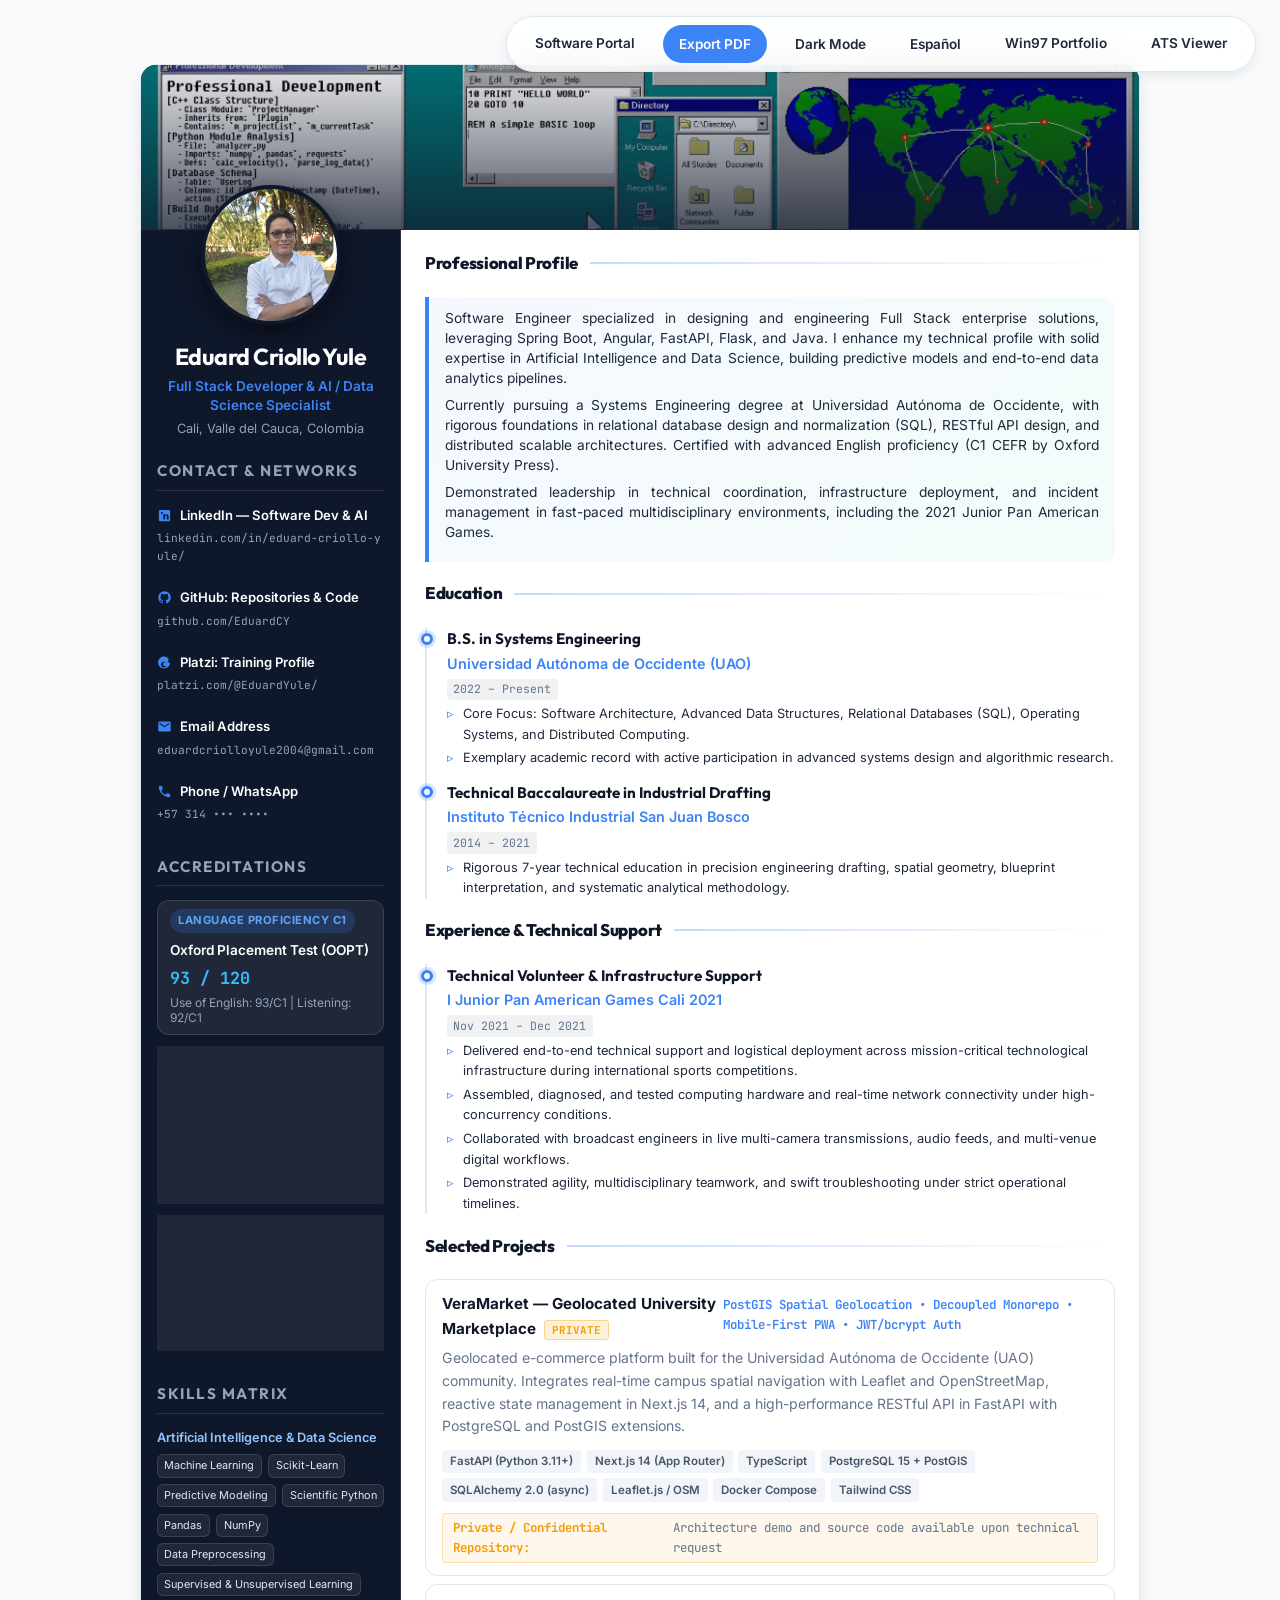
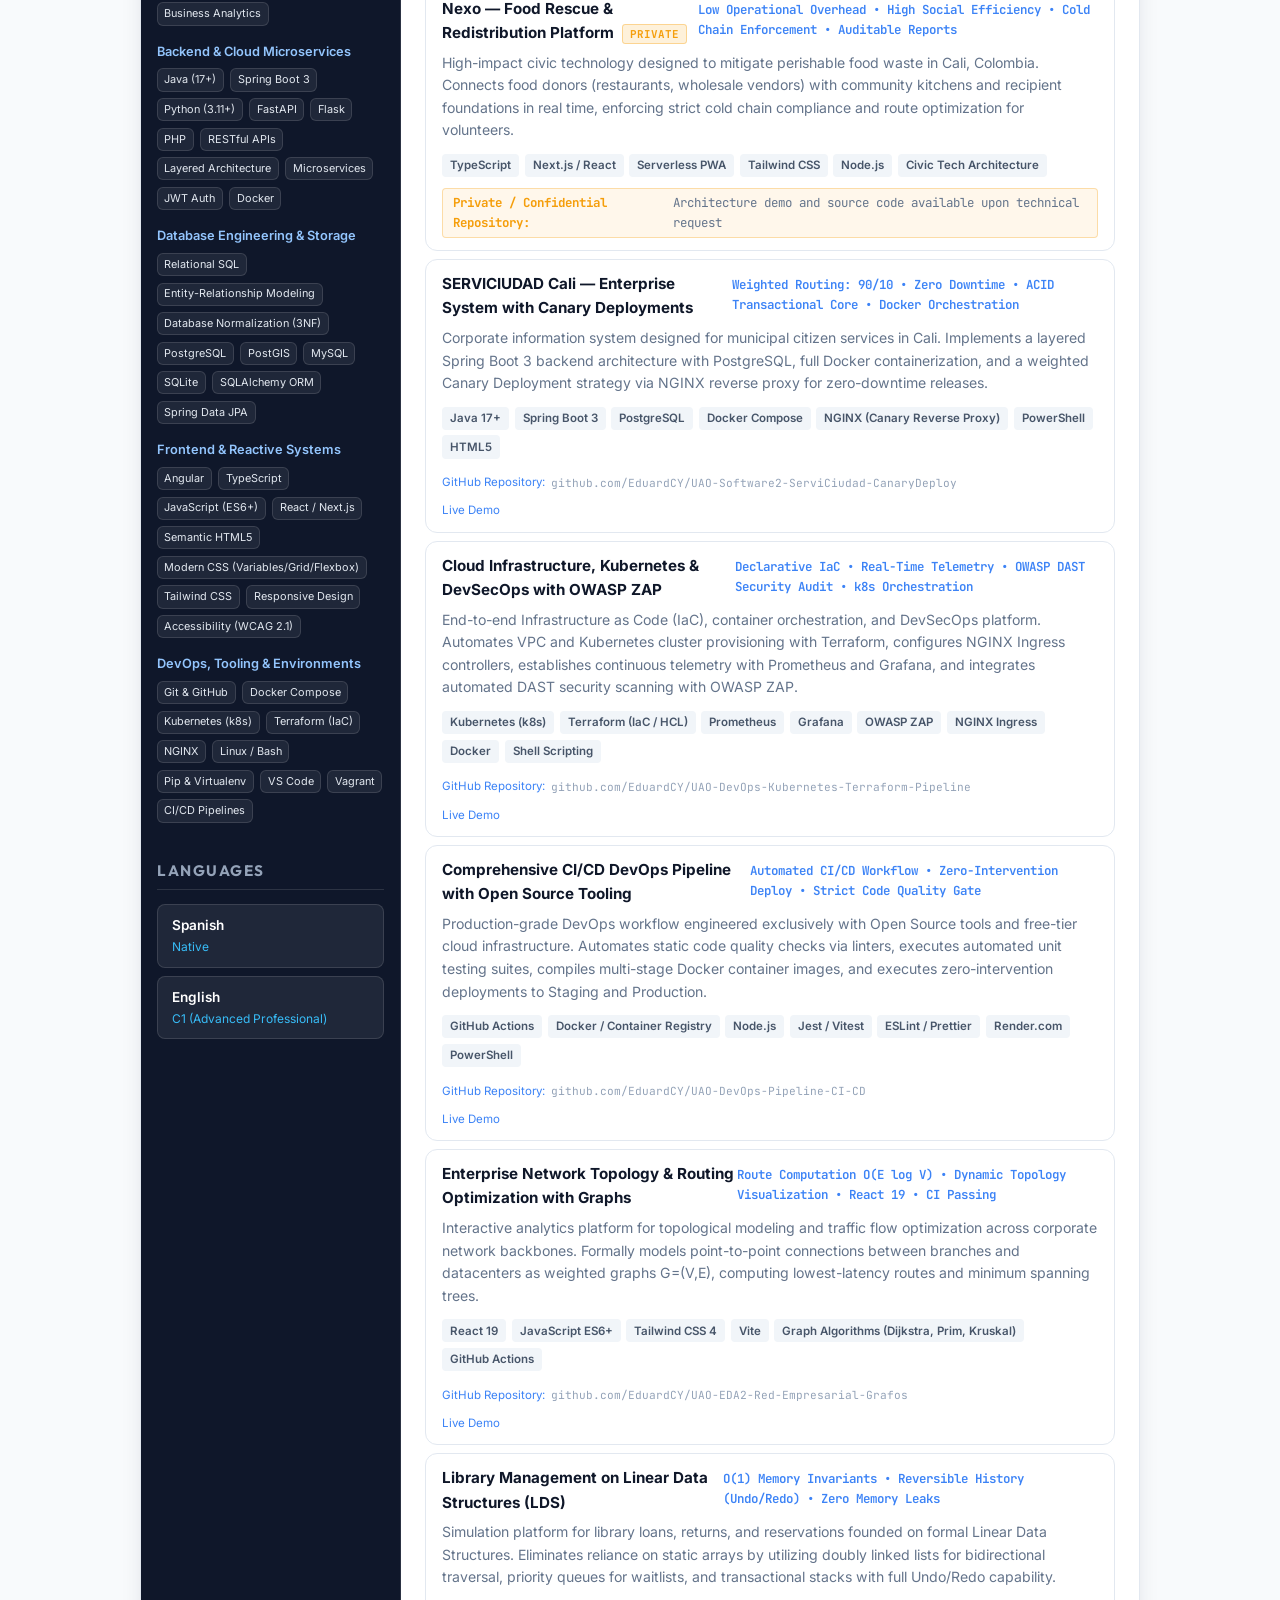
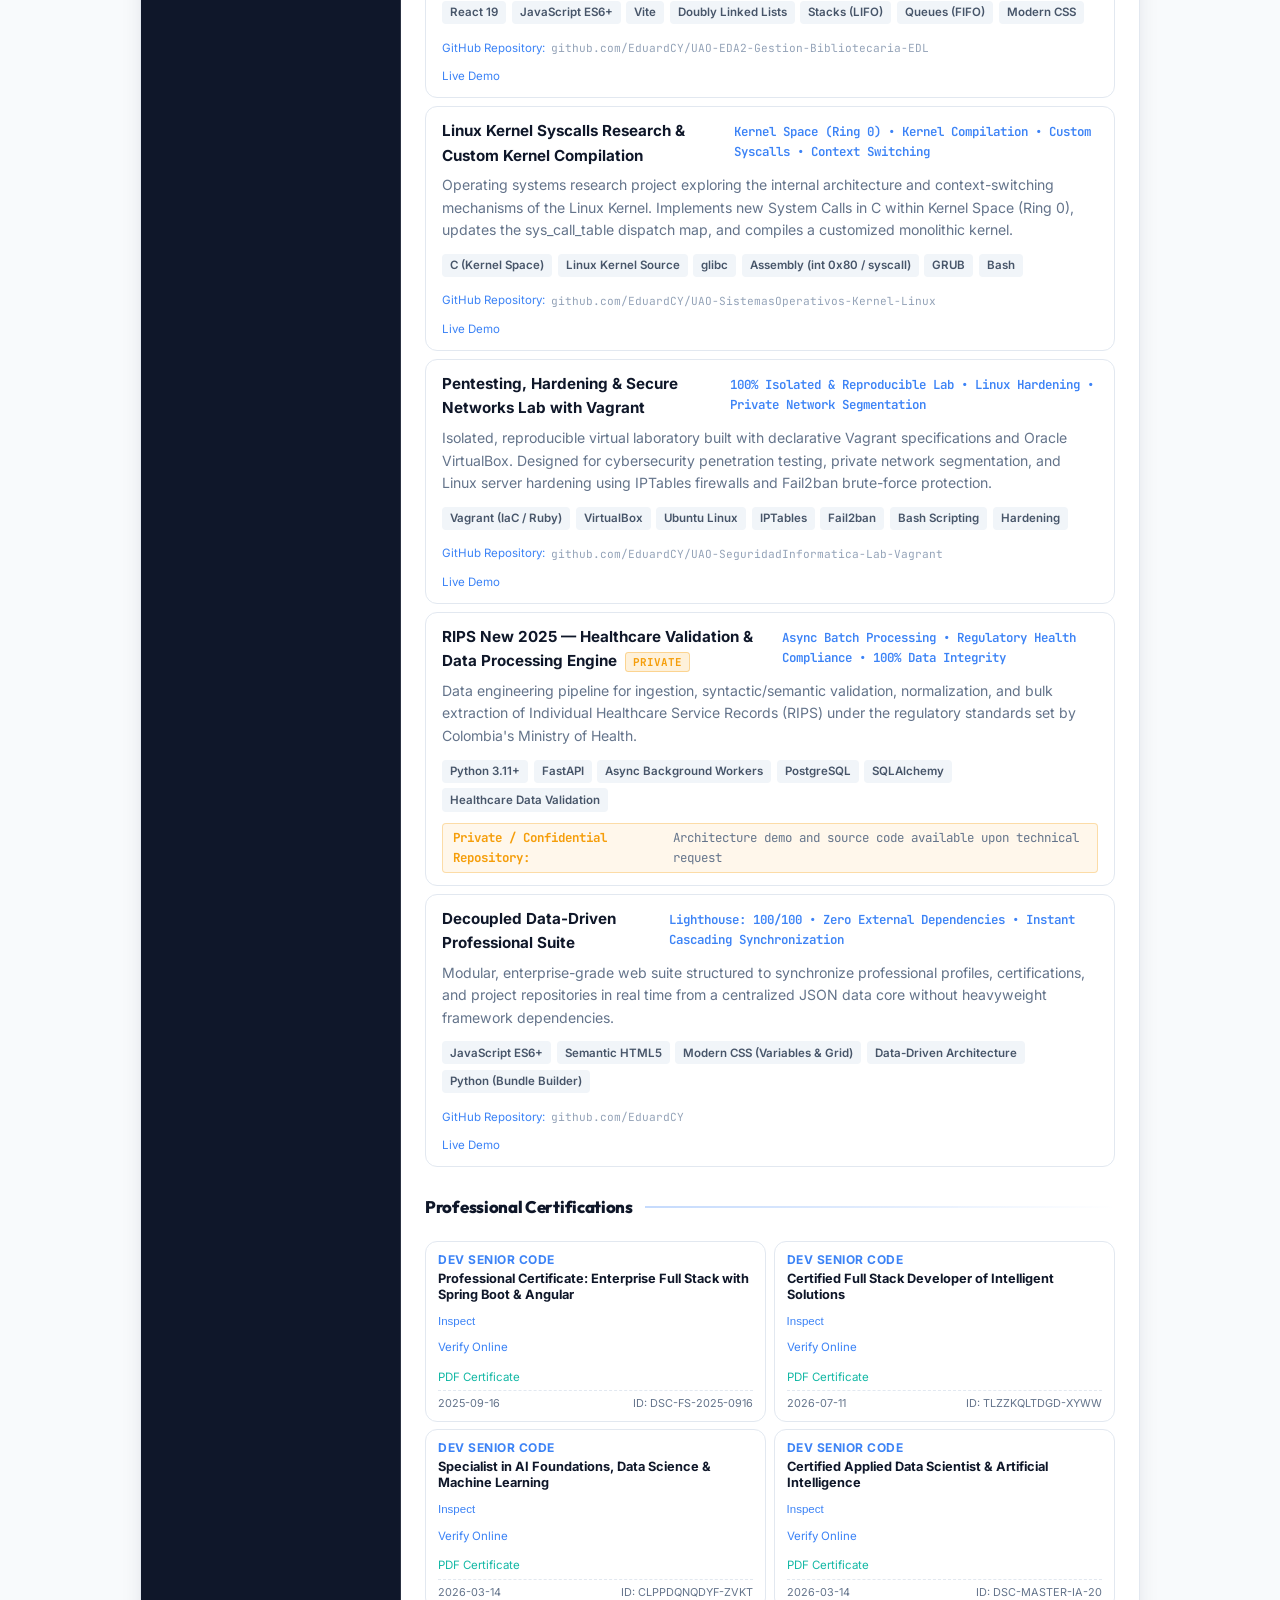
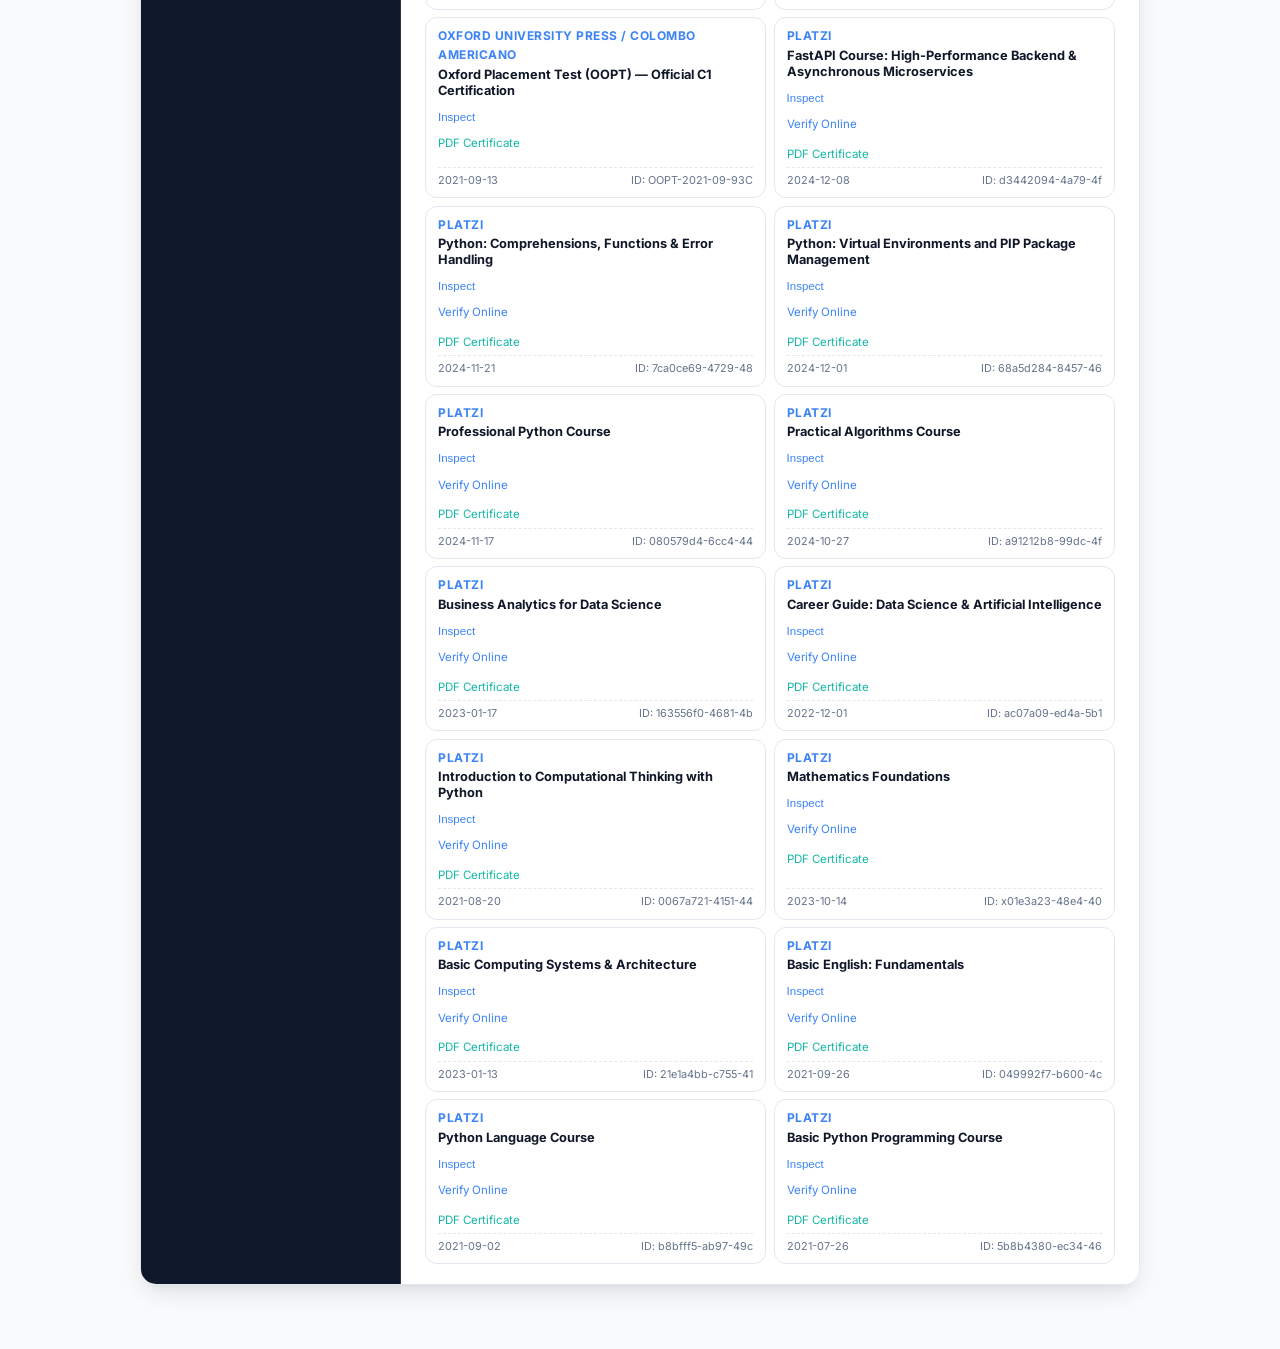
<file: 01_Software_Dev/cv_web/cv_software_en.html>
<!DOCTYPE html>
<html lang="en">
<head>
    <meta charset="UTF-8">
    <meta name="viewport" content="width=device-width, initial-scale=1.0">
    <title>CV Profesional — Eduard Criollo Yule | Full Stack & AI</title>
    <!-- Google Fonts: Inter & Outfit para tipografía moderna de alta fidelidad -->
    <link rel="preconnect" href="https://fonts.googleapis.com">
    <link rel="preconnect" href="https://fonts.gstatic.com" crossorigin>
    <link href="https://fonts.googleapis.com/css2?family=Inter:wght@300;400;500;600;700;800&family=Outfit:wght@400;600;700;800&family=JetBrains+Mono:wght@400;600&display=swap" rel="stylesheet">
    
    <style>
        /* ==========================================================================
           1. DESIGN TOKENS & VARIABLES GLOBALES (Google Antigravity Premium Style)
           ========================================================================== */
        :root {
            --primary-hue: 222;
            --primary: hsl(var(--primary-hue), 47%, 11%);        /* #0f172a - Slate Dark */
            --primary-light: hsl(var(--primary-hue), 35%, 20%);  /* #1e293b */
            --accent: hsl(217, 91%, 60%);                         /* #3b82f6 - Royal Blue */
            --accent-glow: hsla(217, 91%, 60%, 0.25);
            --secondary: hsl(173, 80%, 40%);                      /* #14b8a6 - Teal */
            
            --bg-page: #f8fafc;
            --surface-card: rgba(255, 255, 255, 0.98);
            --surface-glass: rgba(255, 255, 255, 0.85);
            --surface-sidebar: #0f172a;
            --surface-sidebar-card: rgba(255, 255, 255, 0.07);
            
            --text-main: #1e293b;
            --text-muted: #64748b;
            --text-light: #ffffff;
            --text-sidebar-muted: #94a3b8;
            --border: #e2e8f0;
            --border-sidebar: rgba(255, 255, 255, 0.12);
            
            --shadow-sm: 0 1px 3px rgba(0,0,0,0.05);
            --shadow-md: 0 4px 12px rgba(15, 23, 42, 0.08);
            --shadow-lg: 0 10px 25px -5px rgba(15, 23, 42, 0.12), 0 8px 10px -6px rgba(15, 23, 42, 0.05);
            --radius-md: 12px;
            --radius-lg: 16px;
            --radius-full: 9999px;
            
            --font-sans: 'Inter', system-ui, -apple-system, sans-serif;
            --font-heading: 'Outfit', sans-serif;
            --font-mono: 'JetBrains Mono', monospace;
        }

        body.dark-mode {
            --bg-page: #0b0f17;
            --surface-card: rgba(18, 24, 38, 0.98);
            --surface-glass: rgba(22, 30, 46, 0.85);
            --text-main: #f1f5f9;
            --text-muted: #94a3b8;
            --border: #1e293b;
            --shadow-md: 0 4px 20px rgba(0,0,0,0.4);
        }

        *, *::before, *::after {
            margin: 0;
            padding: 0;
            box-sizing: border-box;
        }

        body {
            font-family: var(--font-sans);
            background-color: var(--bg-page);
            color: var(--text-main);
            line-height: 1.6;
            padding: 2rem 1rem;
            display: flex;
            justify-content: center;
            align-items: flex-start;
            min-height: 100vh;
            transition: background-color 0.3s ease, color 0.3s ease;
        }

        /* Barra flotante de acciones */
        .action-bar {
            position: fixed;
            top: 1rem;
            right: 1.5rem;
            z-index: 100;
            display: flex;
            gap: 0.75rem;
            background: var(--surface-glass);
            backdrop-filter: blur(12px);
            -webkit-backdrop-filter: blur(12px);
            padding: 0.5rem 0.75rem;
            border-radius: var(--radius-full);
            border: 1px solid var(--border);
            box-shadow: var(--shadow-md);
        }

        .action-btn {
            background: transparent;
            border: none;
            color: var(--text-main);
            padding: 0.5rem 1rem;
            border-radius: var(--radius-full);
            font-family: var(--font-sans);
            font-size: 0.85rem;
            font-weight: 600;
            cursor: pointer;
            display: flex;
            align-items: center;
            gap: 0.5rem;
            transition: all 0.2s ease;
            text-decoration: none;
        }

        .action-btn:hover {
            background: var(--accent);
            color: white;
            transform: translateY(-1px);
        }

        .action-btn.primary {
            background: var(--accent);
            color: white;
        }
        .action-btn.primary:hover {
            background: hsl(217, 91%, 50%);
            box-shadow: 0 4px 12px var(--accent-glow);
        }

        /* Contenedor Principal */
        .cv-wrapper {
            width: 100%;
            max-width: 1040px;
            background: var(--surface-card);
            border-radius: var(--radius-lg);
            overflow: hidden;
            box-shadow: var(--shadow-lg);
            border: 1px solid var(--border);
            display: grid;
            grid-template-columns: 330px 1fr;
            backdrop-filter: blur(8px);
            margin-top: 2rem;
            margin-bottom: 2rem;
        }

        /* Banner Panorámico Superior */
        .cv-banner-header {
            grid-column: 1 / -1;
            width: 100%;
            height: 165px;
            position: relative;
            overflow: hidden;
            background: #090e18;
            border-bottom: 1px solid var(--border-sidebar);
        }

        .cv-banner-image {
            width: 100%;
            height: 100%;
            object-fit: cover;
            object-position: center 30%;
            display: block;
        }

        .cv-banner-overlay {
            position: absolute;
            inset: 0;
            background: linear-gradient(180deg, rgba(15, 23, 42, 0.1) 0%, rgba(15, 23, 42, 0.75) 100%);
        }

        /* Sidebar Izquierda */
        .sidebar {
            background: var(--surface-sidebar);
            color: var(--text-light);
            padding: 0 1.75rem 2.25rem;
            display: flex;
            flex-direction: column;
            gap: 1.85rem;
            border-right: 1px solid var(--border-sidebar);
        }

        .profile-photo-wrap {
            text-align: center;
            margin-top: -65px;
            position: relative;
            z-index: 3;
        }

        .profile-photo {
            width: 140px;
            height: 140px;
            border-radius: var(--radius-full);
            object-fit: cover;
            object-position: center 20%;
            border: 4px solid var(--surface-sidebar);
            box-shadow: 0 8px 24px rgba(0, 0, 0, 0.5);
            margin: 0 auto 1.15rem;
            display: block;
            background: var(--surface-sidebar);
        }

        .sidebar-name {
            font-family: var(--font-heading);
            font-size: 1.45rem;
            font-weight: 700;
            color: white;
            line-height: 1.2;
            letter-spacing: -0.5px;
        }

        .sidebar-headline {
            color: var(--accent);
            font-size: 0.85rem;
            font-weight: 600;
            margin-top: 0.35rem;
            line-height: 1.4;
        }

        .sidebar-location {
            color: var(--text-sidebar-muted);
            font-size: 0.8rem;
            margin-top: 0.25rem;
        }

        .sidebar-section-title {
            font-family: var(--font-heading);
            font-size: 0.95rem;
            font-weight: 700;
            text-transform: uppercase;
            letter-spacing: 1.5px;
            color: var(--text-sidebar-muted);
            margin-bottom: 0.85rem;
            padding-bottom: 0.4rem;
            border-bottom: 1px solid var(--border-sidebar);
            display: flex;
            align-items: center;
            gap: 0.5rem;
        }

        .contact-list {
            list-style: none;
            display: flex;
            flex-direction: column;
            gap: 0.65rem;
            font-size: 0.85rem;
        }

        .contact-link {
            color: var(--text-sidebar-muted);
            text-decoration: none;
            display: flex;
            flex-direction: column;
            gap: 0.15rem;
            word-break: break-all;
            transition: color 0.2s ease;
        }

        .contact-link:hover {
            color: white;
        }

        .contact-header-row {
            display: inline-flex;
            align-items: center;
            gap: 0.5rem;
            color: var(--text-light);
            font-size: 0.82rem;
            font-weight: 600;
        }

        .contact-svg-icon {
            width: 15px;
            height: 15px;
            fill: var(--accent);
            flex-shrink: 0;
            display: inline-block;
            vertical-align: middle;
            transition: transform 0.2s ease, fill 0.2s ease;
        }

        .contact-link:hover .contact-svg-icon {
            fill: white;
            transform: scale(1.1);
        }

        .metric-card {
            background: var(--surface-sidebar-card);
            border: 1px solid var(--border-sidebar);
            border-radius: var(--radius-md);
            padding: 0.85rem;
            margin-bottom: 0.75rem;
            backdrop-filter: blur(4px);
        }

        .metric-badge {
            background: rgba(59, 130, 246, 0.2);
            color: #60a5fa;
            font-size: 0.7rem;
            font-weight: 700;
            padding: 0.2rem 0.5rem;
            border-radius: var(--radius-full);
            display: inline-block;
            margin-bottom: 0.4rem;
            text-transform: uppercase;
            letter-spacing: 0.5px;
        }

        .metric-title {
            font-size: 0.85rem;
            font-weight: 600;
            color: white;
        }

        .metric-score {
            font-family: var(--font-mono);
            font-size: 1.05rem;
            font-weight: 700;
            color: #38bdf8;
            margin: 0.2rem 0;
        }

        .metric-detail {
            font-size: 0.75rem;
            color: var(--text-sidebar-muted);
            line-height: 1.3;
        }

        .skill-group {
            margin-bottom: 1rem;
        }

        .skill-group-title {
            font-size: 0.8rem;
            font-weight: 600;
            color: #93c5fd;
            margin-bottom: 0.4rem;
        }

        .skill-tags {
            display: flex;
            flex-wrap: wrap;
            gap: 0.4rem;
        }

        .skill-pill {
            background: var(--surface-sidebar-card);
            border: 1px solid var(--border-sidebar);
            color: #e2e8f0;
            font-size: 0.75rem;
            padding: 0.25rem 0.6rem;
            border-radius: 6px;
            transition: all 0.2s ease;
        }

        .skill-pill:hover {
            border-color: var(--accent);
            color: white;
            transform: translateY(-1px);
        }

        .language-item {
            background: var(--surface-sidebar-card);
            padding: 0.65rem 0.85rem;
            border-radius: 8px;
            margin-bottom: 0.5rem;
            border: 1px solid var(--border-sidebar);
        }

        .lang-name {
            font-weight: 600;
            font-size: 0.85rem;
            color: white;
        }

        .lang-level {
            font-size: 0.75rem;
            color: #38bdf8;
        }

        /* Contenido Principal */
        .main-content {
            padding: 2.5rem 2.25rem;
            display: flex;
            flex-direction: column;
            gap: 2rem;
            background: var(--surface-card);
        }

        .section-header {
            display: flex;
            align-items: center;
            gap: 0.75rem;
            margin-bottom: 1.25rem;
            position: relative;
        }

        .section-header::after {
            content: '';
            flex: 1;
            height: 2px;
            background: linear-gradient(90deg, var(--accent) 0%, transparent 100%);
            opacity: 0.3;
        }

        .section-title {
            font-family: var(--font-heading);
            font-size: 1.25rem;
            font-weight: 800;
            color: var(--primary);
            letter-spacing: -0.3px;
        }

        body.dark-mode .section-title {
            color: white;
        }

        .summary-box {
            background: linear-gradient(135deg, rgba(59, 130, 246, 0.05) 0%, rgba(20, 184, 166, 0.05) 100%);
            border-left: 4px solid var(--accent);
            padding: 1.25rem 1.5rem;
            border-radius: 0 var(--radius-md) var(--radius-md) 0;
            font-size: 0.95rem;
            line-height: 1.7;
            color: var(--text-main);
            text-align: justify;
        }

        .timeline-container {
            display: flex;
            flex-direction: column;
            gap: 1.25rem;
            position: relative;
            padding-left: 1.25rem;
            border-left: 2px solid var(--border);
        }

        .timeline-item {
            position: relative;
        }

        .timeline-item::before {
            content: '';
            position: absolute;
            left: -1.65rem;
            top: 0.35rem;
            width: 12px;
            height: 12px;
            border-radius: var(--radius-full);
            background: white;
            border: 3px solid var(--accent);
            box-shadow: 0 0 0 3px rgba(59, 130, 246, 0.2);
        }

        .timeline-role {
            font-family: var(--font-heading);
            font-size: 1.05rem;
            font-weight: 700;
            color: var(--primary);
        }
        body.dark-mode .timeline-role { color: white; }

        .timeline-company {
            font-size: 0.9rem;
            font-weight: 600;
            color: var(--accent);
            margin-bottom: 0.25rem;
        }

        .timeline-period {
            font-family: var(--font-mono);
            font-size: 0.78rem;
            color: var(--text-muted);
            margin-bottom: 0.5rem;
            display: inline-block;
            background: rgba(100, 116, 139, 0.1);
            padding: 0.15rem 0.5rem;
            border-radius: 4px;
        }

        .timeline-desc {
            list-style: none;
            display: flex;
            flex-direction: column;
            gap: 0.4rem;
            font-size: 0.88rem;
            color: var(--text-main);
        }

        .timeline-desc li {
            position: relative;
            padding-left: 1rem;
        }

        .timeline-desc li::before {
            content: '▹';
            position: absolute;
            left: 0;
            color: var(--accent);
            font-weight: bold;
        }

        .cert-grid {
            display: grid;
            grid-template-columns: repeat(auto-fill, minmax(280px, 1fr));
            gap: 1rem;
        }

        .cert-card {
            background: white;
            border: 1px solid var(--border);
            border-radius: var(--radius-md);
            padding: 1rem;
            transition: all 0.2s ease;
            display: flex;
            flex-direction: column;
            justify-content: space-between;
        }
        body.dark-mode .cert-card {
            background: rgba(255,255,255,0.03);
            border-color: #1e293b;
        }

        .cert-issuer {
            font-size: 0.75rem;
            font-weight: 700;
            color: var(--accent);
            text-transform: uppercase;
            letter-spacing: 0.5px;
        }

        .cert-name {
            font-size: 0.9rem;
            font-weight: 700;
            color: var(--primary);
            margin: 0.25rem 0 0.5rem;
            line-height: 1.35;
        }
        body.dark-mode .cert-name { color: #f8fafc; }

        .cert-footer {
            display: flex;
            justify-content: space-between;
            align-items: center;
            font-size: 0.75rem;
            color: var(--text-muted);
            margin-top: 0.5rem;
            padding-top: 0.5rem;
            border-top: 1px dashed var(--border);
        }

        .project-item {
            background: white;
            border: 1px solid var(--border);
            border-radius: var(--radius-md);
            padding: 1.25rem;
            margin-bottom: 1rem;
            transition: border-color 0.2s;
        }
        body.dark-mode .project-item {
            background: rgba(255,255,255,0.02);
            border-color: #1e293b;
        }
        .project-item:hover {
            border-color: var(--accent);
        }

        .project-title-bar {
            display: flex;
            justify-content: space-between;
            align-items: baseline;
            margin-bottom: 0.4rem;
        }

        .project-title {
            font-size: 1.05rem;
            font-weight: 700;
            color: var(--primary);
        }
        body.dark-mode .project-title { color: white; }

        .project-tech {
            display: flex;
            flex-wrap: wrap;
            gap: 0.35rem;
            margin-top: 0.75rem;
        }

        .tech-tag {
            background: #f1f5f9;
            color: #475569;
            font-size: 0.72rem;
            font-weight: 600;
            padding: 0.15rem 0.5rem;
            border-radius: 4px;
        }
        body.dark-mode .tech-tag {
            background: #1e293b;
            color: #cbd5e1;
        }

        .profile-paragraph {
            margin-bottom: 0.85rem;
            line-height: 1.68;
            color: var(--text-main);
        }
        .profile-paragraph:last-child {
            margin-bottom: 0;
        }

        .cert-verify-link {
            display: inline-flex;
            align-items: center;
            gap: 0.35rem;
            font-size: 0.72rem;
            color: var(--accent);
            text-decoration: none;
            margin-top: 0.35rem;
            word-break: break-all;
        }
        .cert-verify-link:hover { text-decoration: underline; }

        .url-text-explicit {
            font-size: 0.7rem;
            color: var(--text-sidebar-muted);
            font-family: var(--font-mono);
            word-break: break-all;
            display: block;
            margin-top: 0.15rem;
        }

        /* ==========================================================================
           MODO COMPACTO PERMANENTE: 2 PÁGINAS ESTRICTAS
           ========================================================================== */
        body, body.compact-2p {
            font-size: 9pt;
        }
        .cv-wrapper, body.compact-2p .cv-wrapper {
            grid-template-columns: 260px 1fr;
            max-width: 1000px;
        }
        .sidebar, body.compact-2p .sidebar {
            padding: 1.25rem 1rem;
            gap: 1.25rem;
        }
        .main-content, body.compact-2p .main-content {
            padding: 1.25rem 1.5rem;
            gap: 1.15rem;
        }
        .section-title, body.compact-2p .section-title {
            font-size: 1.05rem;
        }
        .summary-box, body.compact-2p .summary-box {
            padding: 0.75rem 1rem;
            font-size: 0.86rem;
            line-height: 1.45;
        }
        .profile-paragraph, body.compact-2p .profile-paragraph {
            margin-bottom: 0.45rem;
            line-height: 1.45;
        }
        .timeline-container, body.compact-2p .timeline-container {
            gap: 0.75rem;
        }
        .timeline-role, body.compact-2p .timeline-role {
            font-size: 0.95rem;
        }
        .timeline-period, body.compact-2p .timeline-period {
            font-size: 0.72rem;
            margin-bottom: 0.25rem;
            padding: 0.1rem 0.4rem;
        }
        .timeline-desc, body.compact-2p .timeline-desc {
            font-size: 0.8rem;
            gap: 0.2rem;
        }
        .project-item, body.compact-2p .project-item {
            padding: 0.75rem 1rem;
            margin-bottom: 0.5rem;
        }
        .project-title, body.compact-2p .project-title {
            font-size: 0.95rem;
        }
        .cert-grid, body.compact-2p .cert-grid {
            grid-template-columns: 1fr 1fr;
            gap: 0.45rem;
        }
        .cert-card, body.compact-2p .cert-card {
            padding: 0.5rem 0.75rem;
        }
        .cert-name, body.compact-2p .cert-name {
            font-size: 0.8rem;
            margin: 0.15rem 0 0.25rem;
            line-height: 1.25;
        }
        .cert-footer, body.compact-2p .cert-footer {
            font-size: 0.68rem;
            padding-top: 0.25rem;
            margin-top: 0.25rem;
        }
        .metric-card, body.compact-2p .metric-card {
            padding: 0.5rem 0.75rem;
        }
        .metric-score, body.compact-2p .metric-score {
            font-size: 1.05rem;
        }
        .skill-pill, body.compact-2p .skill-pill {
            font-size: 0.68rem;
            padding: 0.12rem 0.4rem;
        }
        .compact-page-break, body.compact-2p .compact-page-break {
            break-before: page;
            page-break-before: always;
        }

        @media screen and (max-width: 900px) {
            body, body.compact-2p {
                display: flex !important;
                flex-direction: column !important;
                align-items: center !important;
                padding: 1rem 0.5rem !important;
            }
            .action-bar {
                position: static !important;
                margin-bottom: 1rem !important;
                justify-content: center !important;
                flex-wrap: wrap !important;
                max-width: 100% !important;
            }
            .cv-wrapper, body.compact-2p .cv-wrapper {
                grid-template-columns: 1fr !important;
                width: 100% !important;
                max-width: 100% !important;
                margin-top: 0 !important;
            }
            .cv-banner-header {
                height: 125px !important;
            }
            .sidebar, body.compact-2p .sidebar {
                width: 100% !important;
                border-right: none !important;
                border-bottom: 1px solid var(--border-sidebar) !important;
                padding: 1.5rem 1rem !important;
            }
            .main-content, body.compact-2p .main-content {
                width: 100% !important;
                padding: 1.5rem 1rem !important;
            }
            .profile-photo-wrap {
                margin-top: -50px !important;
            }
            .profile-photo {
                width: 115px !important;
                height: 115px !important;
            }
            .cert-grid, body.compact-2p .cert-grid {
                grid-template-columns: 1fr !important;
            }
        }

        @media screen and (max-width: 640px) {
            body, body.compact-2p {
                padding: 0.5rem !important;
            }
            .action-bar {
                gap: 0.35rem !important;
                padding: 0.4rem 0.6rem !important;
                border-radius: var(--radius-md) !important;
            }
            .action-btn {
                padding: 0.35rem 0.65rem !important;
                font-size: 0.78rem !important;
            }
            .main-content, body.compact-2p .main-content {
                padding: 1rem 0.75rem !important;
            }
            .sidebar, body.compact-2p .sidebar {
                padding: 1rem 0.75rem !important;
            }
        }

        @media print {
            body {
                background: white !important;
                color: black !important;
                padding: 0 !important;
            }
            .action-bar {
                display: none !important;
            }
            .cv-wrapper {
                width: 100% !important;
                max-width: 100% !important;
                box-shadow: none !important;
                border: none !important;
                margin: 0 !important;
                border-radius: 0 !important;
                grid-template-columns: 280px 1fr !important;
            }
            .cv-banner-header {
                height: 90px !important;
                display: block !important;
                -webkit-print-color-adjust: exact !important;
                print-color-adjust: exact !important;
            }
            .profile-photo-wrap {
                margin-top: -45px !important;
            }
            .profile-photo {
                width: 90px !important;
                height: 90px !important;
                border: 3px solid #0f172a !important;
            }
            .sidebar {
                background: #0f172a !important;
                -webkit-print-color-adjust: exact !important;
                print-color-adjust: exact !important;
                padding: 0 1.25rem 1.5rem !important;
            }
            .main-content {
                padding: 1.5rem !important;
            }
            .timeline-item, .cert-card, .project-item, .metric-card {
                break-inside: avoid !important;
                page-break-inside: avoid !important;
            }
            .section-header {
                break-after: avoid !important;
                page-break-after: avoid !important;
            }

            body.compact-2p {
                font-size: 8.5pt !important;
            }
            body.compact-2p .cv-wrapper {
                grid-template-columns: 240px 1fr !important;
            }
            body.compact-2p .compact-page-break {
                break-before: page !important;
                page-break-before: always !important;
            }
            body.compact-2p .sidebar {
                padding: 1rem 0.85rem !important;
            }
            body.compact-2p .main-content {
                padding: 1rem 1.25rem !important;
            }
            @page {
                size: A4;
                margin: 8mm 10mm;
            }
        }

        /* ==========================================================================
           MODAL INSPECTOR DE CERTIFICACIONES & PDF PREVIEW
           ========================================================================== */
        .cert-modal-backdrop {
            display: none;
            position: fixed;
            inset: 0;
            background: rgba(5, 8, 16, 0.85);
            backdrop-filter: blur(12px);
            -webkit-backdrop-filter: blur(12px);
            z-index: 1000;
            padding: 2rem 1rem;
            overflow-y: auto;
            align-items: center;
            justify-content: center;
        }
        .cert-modal-backdrop.active {
            display: flex;
        }
        .cert-modal-dialog {
            background: var(--surface-card);
            border: 1px solid var(--border);
            border-radius: var(--radius-lg);
            max-width: 860px;
            width: 100%;
            max-height: 88vh;
            display: flex;
            flex-direction: column;
            box-shadow: 0 25px 50px -12px rgba(0, 0, 0, 0.6);
            position: relative;
            animation: modalFadeIn 0.25s cubic-bezier(0.16, 1, 0.3, 1);
            overflow: hidden;
        }
        @keyframes modalFadeIn {
            from { opacity: 0; transform: scale(0.96) translateY(10px); }
            to { opacity: 1; transform: scale(1) translateY(0); }
        }
        .cert-modal-header {
            padding: 1.25rem 1.75rem;
            border-bottom: 1px solid var(--border);
            display: flex;
            justify-content: space-between;
            align-items: center;
            background: var(--surface-glass);
        }
        .cert-modal-title {
            font-family: var(--font-heading);
            font-size: 1.15rem;
            font-weight: 700;
            color: var(--text-main);
            display: flex;
            align-items: center;
            gap: 0.5rem;
        }
        .cert-modal-close {
            background: rgba(125, 125, 125, 0.1);
            border: 1px solid var(--border);
            color: var(--text-muted);
            font-size: 1.2rem;
            width: 32px;
            height: 32px;
            border-radius: 6px;
            cursor: pointer;
            display: flex;
            align-items: center;
            justify-content: center;
            transition: all 0.2s ease;
        }
        .cert-modal-close:hover {
            color: #ef4444;
            background: rgba(239, 68, 68, 0.1);
            border-color: rgba(239, 68, 68, 0.3);
        }
        .cert-modal-content {
            padding: 1.5rem 1.75rem;
            overflow-y: auto;
            display: flex;
            flex-direction: column;
            gap: 1.25rem;
        }
        .cert-preview-frame {
            width: 100%;
            height: 480px;
            border: 1px solid var(--border);
            border-radius: var(--radius-md);
            background: #0b0f17;
        }
        .cert-modal-meta-grid {
            display: grid;
            grid-template-columns: repeat(auto-fit, minmax(200px, 1fr));
            gap: 1rem;
            background: rgba(59, 130, 246, 0.05);
            border: 1px solid var(--border);
            border-radius: var(--radius-md);
            padding: 1rem;
        }
        .cert-meta-item strong {
            display: block;
            font-size: 0.72rem;
            text-transform: uppercase;
            letter-spacing: 0.5px;
            color: var(--accent);
            margin-bottom: 0.2rem;
        }
        .cert-meta-item span {
            font-size: 0.85rem;
            color: var(--text-main);
            font-weight: 600;
        }
        .cert-modal-actions {
            display: flex;
            gap: 0.75rem;
            flex-wrap: wrap;
            margin-top: 0.5rem;
        }
        .cert-action-btn {
            display: inline-flex;
            align-items: center;
            gap: 0.4rem;
            padding: 0.6rem 1.1rem;
            border-radius: var(--radius-full);
            font-size: 0.82rem;
            font-weight: 600;
            text-decoration: none;
            cursor: pointer;
            transition: all 0.2s ease;
        }
        .cert-action-btn.primary {
            background: var(--accent);
            color: white;
            border: none;
        }
        .cert-action-btn.secondary {
            background: transparent;
            color: var(--secondary);
            border: 1px solid var(--secondary);
        }
        .cert-action-btn:hover {
            transform: translateY(-1px);
            box-shadow: var(--shadow-md);
        }
        .cert-card {
            cursor: pointer;
            transition: all 0.25s ease;
        }
        .cert-card:hover {
            transform: translateY(-3px);
            border-color: var(--accent);
            box-shadow: 0 8px 20px rgba(59, 130, 246, 0.15);
        }
    </style>
</head>
<body class="compact-2p">

    <!-- BARRA FLOTANTE DE ACCIÓN -->
    <div class="action-bar" id="actionBar">
        <a href="../../index.html" class="action-btn" id="btnNavHome" title="Go to Software Portal">
            Software Portal
        </a>
        <button class="action-btn primary" id="btnExportPdf" onclick="window.print()" title="Print or Save as PDF">
            Export PDF
        </button>
        <button class="action-btn" id="themeToggleBtn" onclick="toggleDarkMode()" title="Toggle Dark/Light Mode">
            Toggle Theme
        </button>
        <button class="action-btn" id="langToggleBtn" onclick="toggleLanguage()" title="Cambiar Idioma / Switch Language">
            Español
        </button>
        <a href="../portfolio/option_tron/index.html" class="action-btn" id="btnNavWin97" title="View Windows 97 Portfolio">
            Win97 Portfolio
        </a>
        <a href="../cv_plain_text/viewer_en.html" class="action-btn" id="btnNavAts" title="View Plain Text ATS Version">
            ATS Viewer
        </a>
    </div>

    <!-- CONTENEDOR PRINCIPAL DEL CV -->
    <div class="cv-wrapper">
        
        <!-- BANNER DE CABECERA PROFESIONAL -->
        <header class="cv-banner-header">
            <img src="../../data/img/banner.jpg" alt="Banner Profesional de Eduard Criollo Yule" class="cv-banner-image" onerror="this.style.display='none'">
            <div class="cv-banner-overlay"></div>
        </header>

        <!-- SIDEBAR DINÁMICO IZQUIERDO -->
        <aside class="sidebar">
            <div class="profile-photo-wrap">
                <img src="../../data/img/FotoPerfil_01.JPG" alt="Eduard Criollo Yule" class="profile-photo" id="profilePhoto" onerror="this.src='../../data/assets/foto.png'">
                <h1 class="sidebar-name" id="profileName">EDUARD CRIOLLO YULE</h1>
                <p class="sidebar-headline" id="profileHeadline">Full Stack Developer & AI Specialist</p>
                <p class="sidebar-location" id="profileLocation">Cali, Colombia</p>
            </div>

            <!-- SECCIÓN CONTACTO & REDES PROFESIONALES -->
            <div>
                <h3 class="sidebar-section-title" id="secTitleContact">Redes & Contacto</h3>
                <ul class="contact-list" id="contactList">
                    <!-- Inyectado dinámicamente con URLs explícitas -->
                </ul>
            </div>

            <!-- SECCIÓN ACREDITACIONES CLAVE -->
            <div>
                <h3 class="sidebar-section-title" id="secTitleMetrics">Acreditaciones</h3>
                <div id="metricsContainer"></div>
            </div>

            <!-- SECCIÓN MATRIZ DE COMPETENCIAS -->
            <div>
                <h3 class="sidebar-section-title" id="secTitleSkills">Competencias</h3>
                <div id="skillsContainer"></div>
            </div>

            <!-- SECCIÓN IDIOMAS -->
            <div>
                <h3 class="sidebar-section-title" id="secTitleLanguages">Idiomas</h3>
                <div id="languagesContainer"></div>
            </div>
        </aside>

        <!-- CONTENIDO PRINCIPAL DERECHO -->
        <main class="main-content">
            
            <!-- 1. PERFIL / HOOK PROFESIONAL -->
            <section class="section">
                <div class="section-header">
                    <h2 class="section-title" id="secTitleProfile">Perfil Profesional</h2>
                </div>
                <div class="summary-box" id="profileSummary">
                    Cargando perfil profesional desde la fuente madre (/data/profile_software.json)...
                </div>
            </section>

            <!-- 2. EDUCACIÓN FORMAL -->
            <section class="section">
                <div class="section-header">
                    <h2 class="section-title" id="secTitleEducation">Formación Académica</h2>
                </div>
                <div class="timeline-container" id="educationContainer"></div>
            </section>

            <!-- 3. EXPERIENCIA Y COORDINACIÓN TÉCNICA -->
            <section class="section">
                <div class="section-header">
                    <h2 class="section-title" id="secTitleExperience">Experiencia & Soporte Técnico</h2>
                </div>
                <div class="timeline-container" id="experienceContainer"></div>
            </section>

            <!-- 4. PROYECTOS TÉCNICOS DESTACADOS -->
            <section class="section compact-page-break">
                <div class="section-header">
                    <h2 class="section-title" id="secTitleProjects">Proyectos Seleccionados</h2>
                </div>
                <div id="projectsContainer"></div>
            </section>

            <!-- 5. CERTIFICACIONES PROFESIONALES -->
            <section class="section">
                <div class="section-header">
                    <h2 class="section-title" id="secTitleCertifications">Certificaciones Profesionales</h2>
                </div>
                <div class="cert-grid" id="certificationsContainer"></div>
            </section>

        </main>
    </div>


    <!-- MODAL DE INSPECCIÓN DETALLADA DE CERTIFICACIONES -->
    <div class="cert-modal-backdrop" id="certModalBackdrop" onclick="if(event.target === this) closeCertModal()">
        <div class="cert-modal-dialog" role="dialog" aria-modal="true" aria-labelledby="certModalHeading">
            <div class="cert-modal-header">
                <h3 class="cert-modal-title" id="certModalHeading">
                    <span id="modalCertTitle">Detalles del Certificado</span>
                </h3>
                <button class="cert-modal-close" onclick="closeCertModal()" aria-label="Cerrar modal">✕</button>
            </div>
            <div class="cert-modal-content" id="certModalContent">
                <!-- Inyectado dinámicamente -->
            </div>
        </div>
    </div>

    <!-- SCRIPT DE DATOS GLOBALES (Soporte Offline & Local file:///) -->
    <script src="../../data/bundle.js"></script>

    <!-- SCRIPT DE CARGA REACTIVA Y BILINGÜE -->
    <script>
        /**
         * @fileoverview DataLoader reactivo y desacoplado para CV Software.
         * Consume /data/bundle.js (local file:///) o /data/*.json (HTTP/HTTPS).
         * Soporta conmutación bilingüe instantánea (Español / Inglés) e inspección de certificados.
         * 
         * @author Eduard Criollo Yule
         */

        let currentLang = 'en';
        let currentCerts = [];

        const UI_TEXT = {
            es: {
                pageTitle: "CV Profesional — Eduard Criollo Yule | Full Stack & AI",
                btnHome: "Portal Software",
                btnExportPdf: "Exportar PDF",
                btnThemeDark: "Modo Oscuro",
                btnThemeLight: "Modo Claro",
                btnLang: "English",
                btnNavWin97: "Portafolio Win97",
                btnNavAts: "Visor ATS",
                secContact: "Redes & Contacto",
                secMetrics: "Acreditaciones",
                secSkills: "Competencias",
                secLanguages: "Idiomas",
                secProfile: "Perfil Profesional",
                secEducation: "Formación Académica",
                secExperience: "Experiencia & Soporte Técnico",
                secProjects: "Proyectos Seleccionados",
                secCertifications: "Certificaciones Profesionales",
                certInspectBtn: "Inspeccionar",
                certPdfBtn: "Certificado PDF",
                certVerifyBtn: "Verificar Online",
                certAccredited: "Acreditado",
                certVerified: "Verificado",
                repoPrivateTitle: "Repositorio Privado / Confidencial:",
                repoPrivateDesc: "Demostración y código disponibles bajo solicitud técnica",
                repoGithub: "Repositorio GitHub:",
                repoDemo: "Demo Online",
                modalIssuer: "Institución Emisora",
                modalDate: "Fecha de Emisión",
                modalCode: "Código / Credencial ID",
                modalScore: "Calificación / Puntaje",
                modalSkills: "Competencias Acreditadas",
                modalPreview: "Vista Previa del Documento Oficial",
                modalNoPdf: "El visor integrado no está disponible. Puede abrir el PDF directamente mediante el botón inferior.",
                modalOpenPdf: "Abrir Documento PDF Oficial",
                modalVerifyOnline: "Verificar en Plataforma Emisora"
            },
            en: {
                pageTitle: "Professional CV — Eduard Criollo Yule | Full Stack & AI",
                btnHome: "Software Portal",
                btnExportPdf: "Export PDF",
                btnThemeDark: "Dark Mode",
                btnThemeLight: "Light Mode",
                btnLang: "Español",
                btnNavWin97: "Win97 Portfolio",
                btnNavAts: "ATS Viewer",
                secContact: "Contact & Networks",
                secMetrics: "Accreditations",
                secSkills: "Skills Matrix",
                secLanguages: "Languages",
                secProfile: "Professional Profile",
                secEducation: "Education",
                secExperience: "Experience & Technical Support",
                secProjects: "Selected Projects",
                secCertifications: "Professional Certifications",
                certInspectBtn: "Inspect",
                certPdfBtn: "PDF Certificate",
                certVerifyBtn: "Verify Online",
                certAccredited: "Accredited",
                certVerified: "Verified",
                repoPrivateTitle: "Private / Confidential Repository:",
                repoPrivateDesc: "Architecture demo and source code available upon technical request",
                repoGithub: "GitHub Repository:",
                repoDemo: "Live Demo",
                modalIssuer: "Issuing Organization",
                modalDate: "Issue Date",
                modalCode: "Credential ID / Code",
                modalScore: "Score / Grade",
                modalSkills: "Validated Competencies",
                modalPreview: "Official Document Preview",
                modalNoPdf: "Embedded viewer not supported. You can open the PDF directly using the button below.",
                modalOpenPdf: "Open Official PDF Document",
                modalVerifyOnline: "Verify on Issuer Platform"
            }
        };

        const CONTACT_ICONS = {
            linkedin: `<svg viewBox="0 0 24 24" class="contact-svg-icon" aria-hidden="true"><path d="M19 3a2 2 0 0 1 2 2v14a2 2 0 0 1-2 2H5a2 2 0 0 1-2-2V5a2 2 0 0 1 2-2h14m-.5 15.5v-5.3a3.26 3.26 0 0 0-3.26-3.26c-.85 0-1.84.52-2.28 1.3v-1.11h-2.79v8.37h2.79v-4.93c0-.77.62-1.4 1.39-1.4a1.4 1.4 0 0 1 1.4 1.4v4.93h2.75M6.46 10.9h2.77v8.37H6.46v-8.37M7.84 6.2a1.62 1.62 0 1 0 0 3.24 1.62 1.62 0 0 0 0-3.24z"/></svg>`,
            github: `<svg viewBox="0 0 24 24" class="contact-svg-icon" aria-hidden="true"><path d="M12 2A10 10 0 0 0 2 12c0 4.42 2.87 8.17 6.84 9.5.5.08.66-.23.66-.5v-1.69c-2.77.6-3.36-1.34-3.36-1.34-.46-1.16-1.11-1.47-1.11-1.47-.91-.62.07-.6.07-.6 1 .07 1.53 1.03 1.53 1.03.87 1.52 2.34 1.07 2.91.83.1-.65.35-1.09.63-1.34-2.22-.25-4.55-1.11-4.55-4.92 0-1.11.38-2 1.03-2.71-.1-.25-.45-1.29.1-2.64 0 0 .84-.27 2.75 1.02.79-.22 1.65-.33 2.5-.33.85 0 1.71.11 2.5.33 1.91-1.29 2.75-1.02 2.75-1.02.55 1.35.2 2.39.1 2.64.65.71 1.03 1.6 1.03 2.71 0 3.82-2.34 4.66-4.57 4.91.36.31.69.92.69 1.85V21c0 .27.16.59.67.5C19.14 20.16 22 16.42 22 12A10 10 0 0 0 12 2z"/></svg>`,
            platzi: `<svg viewBox="0 0 24 24" class="contact-svg-icon" aria-hidden="true"><path d="M19.4 6.6c-1.8-2.6-4.9-4.2-8.1-4.2C5.9 2.4 1.6 6.7 1.6 12s4.3 9.6 9.7 9.6c4.6 0 8.5-3.1 9.5-7.5.3-1.1-.5-2.2-1.7-2.2h-7.7c-.8 0-1.4.6-1.4 1.4v2.8c0 .8.6 1.4 1.4 1.4h3.5c-.8 1.4-2.2 2.3-3.8 2.3-2.5 0-4.6-2.1-4.6-4.6s2.1-4.6 4.6-4.6c1.2 0 2.4.5 3.2 1.4.6.6 1.5.6 2.1 0l1.9-1.9c.5-.5.5-1.4 0-1.9-.3-.5-.7-.9-1.2-1.3z"/></svg>`,
            email: `<svg viewBox="0 0 24 24" class="contact-svg-icon" aria-hidden="true"><path d="M20 4H4c-1.1 0-1.99.9-1.99 2L2 18c0 1.1.9 2 2 2h16c1.1 0 2-.9 2-2V6c0-1.1-.9-2-2-2zm0 4-8 5-8-5V6l8 5 8-5v2z"/></svg>`,
            phone: `<svg viewBox="0 0 24 24" class="contact-svg-icon" aria-hidden="true"><path d="M6.62 10.79c1.44 2.83 3.76 5.14 6.59 6.59l2.2-2.2c.27-.27.67-.36 1.02-.24 1.12.37 2.33.57 3.57.57.55 0 1 .45 1 1V20c0 .55-.45 1-1 1-9.39 0-17-7.61-17-17 0-.55.45-1 1-1h3.5c.55 0 1 .45 1 1 0 1.25.2 2.45.57 3.57.11.35.03.74-.25 1.02l-2.2 2.2z"/></svg>`
        };

        function toggleDarkMode() {
            document.body.classList.toggle('dark-mode');
            const isDark = document.body.classList.contains('dark-mode');
            localStorage.setItem('cv_theme', isDark ? 'dark' : 'light');
            updateUIThemeButton();
        }

        function updateUIThemeButton() {
            const btn = document.getElementById('themeToggleBtn');
            const isDark = document.body.classList.contains('dark-mode');
            const t = UI_TEXT[currentLang] || UI_TEXT.es;
            if (btn) btn.textContent = isDark ? t.btnThemeLight : t.btnThemeDark;
        }

        function toggleLanguage() {
            setLanguage(currentLang === 'es' ? 'en' : 'es');
        }

        function setLanguage(lang) {
            currentLang = lang;
            localStorage.setItem('cv_lang', lang);
            applyLanguage();
        }

        function updateUITexts() {
            const t = UI_TEXT[currentLang] || UI_TEXT.es;
            document.title = t.pageTitle;
            const btnHome = document.getElementById('btnNavHome');
            if (btnHome) btnHome.textContent = t.btnHome;
            const btnExport = document.getElementById('btnExportPdf');
            if (btnExport) btnExport.textContent = t.btnExportPdf;

            updateUIThemeButton();

            const btnLang = document.getElementById('langToggleBtn');
            if (btnLang) btnLang.textContent = t.btnLang;

            const btnWin97 = document.getElementById('btnNavWin97');
            if (btnWin97) btnWin97.textContent = t.btnNavWin97;
            const btnAts = document.getElementById('btnNavAts');
            if (btnAts) {
                btnAts.textContent = t.btnNavAts;
                btnAts.href = currentLang === 'en' ? "../cv_plain_text/viewer_en.html" : "../cv_plain_text/viewer.html";
            }

            const elSecContact = document.getElementById('secTitleContact');
            if (elSecContact) elSecContact.textContent = t.secContact;
            const elSecMetrics = document.getElementById('secTitleMetrics');
            if (elSecMetrics) elSecMetrics.textContent = t.secMetrics;
            const elSecSkills = document.getElementById('secTitleSkills');
            if (elSecSkills) elSecSkills.textContent = t.secSkills;
            const elSecLanguages = document.getElementById('secTitleLanguages');
            if (elSecLanguages) elSecLanguages.textContent = t.secLanguages;
            const elSecProfile = document.getElementById('secTitleProfile');
            if (elSecProfile) elSecProfile.textContent = t.secProfile;
            const elSecEducation = document.getElementById('secTitleEducation');
            if (elSecEducation) elSecEducation.textContent = t.secEducation;
            const elSecExperience = document.getElementById('secTitleExperience');
            if (elSecExperience) elSecExperience.textContent = t.secExperience;
            const elSecProjects = document.getElementById('secTitleProjects');
            if (elSecProjects) elSecProjects.textContent = t.secProjects;
            const elSecCertifications = document.getElementById('secTitleCertifications');
            if (elSecCertifications) elSecCertifications.textContent = t.secCertifications;
        }

        async function applyLanguage() {
            updateUITexts();

            let dataLayer = window.CV_DATA;
            let profileData = null;
            let certsData = [];
            let projectsData = [];

            if (dataLayer) {
                const bundleLang = (currentLang === 'en' && dataLayer.en) ? dataLayer.en : (dataLayer.es || dataLayer);
                profileData = bundleLang.profile_software || dataLayer.profile_software;
                certsData = (bundleLang.certifications || dataLayer.certifications || []).filter(c => (c.track || []).includes('software') || (c.track || []).includes('both'));
                projectsData = (bundleLang.projects || dataLayer.projects || []).filter(p => p.category === 'software');
            }

            currentCerts = certsData;

            if (profileData) renderProfile(profileData);
            if (certsData.length) renderCertifications(certsData);
            if (projectsData.length) renderProjects(projectsData);

            // Refresco dinámico HTTP opcional
            const fileSuffix = currentLang === 'en' ? '_en' : '';
            try {
                const resProf = await fetch(`../../data/profile_software${fileSuffix}.json`);
                if (resProf.ok) {
                    profileData = await resProf.json();
                    renderProfile(profileData);
                }
            } catch (_) {}

            try {
                const resC = await fetch(`../../data/certifications${fileSuffix}.json`);
                if (resC.ok) {
                    const json = await resC.json();
                    currentCerts = (json.certifications || []).filter(c => (c.track || []).includes('software') || (c.track || []).includes('both'));
                    renderCertifications(currentCerts);
                }
            } catch (_) {}

            try {
                const resP = await fetch(`../../data/projects${fileSuffix}.json`);
                if (resP.ok) {
                    const json = await resP.json();
                    projectsData = (json.projects || []).filter(p => p.category === 'software');
                    renderProjects(projectsData);
                }
            } catch (_) {}

            document.body.setAttribute('data-rendered', 'true');
            window.status = 'ready';
        }

        function renderParagraphs(containerId, rawText) {
            const container = document.getElementById(containerId);
            if (!container || !rawText) return;
            const paragraphs = rawText.split(/\r?\n\r?\n/).filter(p => p.trim().length > 0);
            container.innerHTML = paragraphs.map(p => `<p class="profile-paragraph">${p.trim()}</p>`).join('');
        }

        function renderContacts(personal) {
            const container = document.getElementById('contactList');
            if (!container) return;

            const c = personal.contact || {};
            const isEn = currentLang === 'en';
            const links = [
                {
                    type: "linkedin",
                    label: isEn ? "LinkedIn — Software Dev & AI" : "LinkedIn — Software Dev & IA",
                    url: c.linkedin || "https://www.linkedin.com/in/eduard-criollo-yule/",
                    display: c.linkedin ? c.linkedin.replace(/^https?:\/\/(www\.)?/, '') : "linkedin.com/in/eduard-criollo-yule/"
                },
                {
                    type: "github",
                    label: isEn ? "GitHub: Repositories & Code" : "GitHub: Repositorios y Código",
                    url: c.github || "https://github.com/EduardCY",
                    display: c.github ? c.github.replace(/^https?:\/\/(www\.)?/, '') : "github.com/EduardCY"
                },
                {
                    type: "platzi",
                    label: isEn ? "Platzi: Training Profile" : "Platzi: Perfil de Formación",
                    url: c.platzi || "https://platzi.com/@EduardYule/",
                    display: c.platzi ? c.platzi.replace(/^https?:\/\/(www\.)?/, '') : "platzi.com/@EduardYule/"
                },
                {
                    type: "email",
                    label: isEn ? "Email Address" : "Correo Electrónico",
                    url: `mailto:${c.email || "eduardcriolloyule2004@gmail.com"}`,
                    display: c.email || "eduardcriolloyule2004@gmail.com"
                },
                {
                    type: "phone",
                    label: isEn ? "Phone / WhatsApp" : "Teléfono / WhatsApp",
                    url: "mailto:eduardcriolloyule2004@gmail.com?subject=Solicitud%20de%20Contacto%20Telef%C3%B3nico%20-%20Eduard%20Criollo",
                    display: c.phone || "+57 314 ••• ••••"
                }
            ];

            container.innerHTML = links.map(l => `
                <li style="margin-bottom: 0.65rem;">
                    <a href="${l.url}" target="_blank" rel="noopener noreferrer" class="contact-link">
                        <div class="contact-header-row">
                            ${CONTACT_ICONS[l.type] || ''}
                            <span>${l.label}</span>
                        </div>
                        <span class="url-text-explicit">${l.display}</span>
                    </a>
                </li>
            `).join('');
        }

        function renderProfile(data) {
            document.getElementById('profileName').textContent = data.personal.name;
            document.getElementById('profileHeadline').textContent = data.personal.headline;
            document.getElementById('profileLocation').textContent = data.personal.location;

            renderParagraphs('profileSummary', data.personal.summary_hook);
            renderContacts(data.personal);

            const metricsContainer = document.getElementById('metricsContainer');
            metricsContainer.innerHTML = (data.metrics || []).map(m => `
                <div class="metric-card">
                    <span class="metric-badge">${m.badge || (currentLang === 'en' ? 'Accreditation' : 'Acreditación')}</span>
                    <div class="metric-title">${m.title}</div>
                    <div class="metric-score">${m.score}</div>
                    <div class="metric-detail">${m.breakdown || m.level}</div>
                </div>
            `).join('');

            const skillsContainer = document.getElementById('skillsContainer');
            skillsContainer.innerHTML = Object.values(data.skills_matrix || {}).map(group => `
                <div class="skill-group">
                    <div class="skill-group-title">${group.category}</div>
                    <div class="skill-tags">
                        ${group.skills.map(s => `<span class="skill-pill">${s}</span>`).join('')}
                    </div>
                </div>
            `).join('');

            const langContainer = document.getElementById('languagesContainer');
            langContainer.innerHTML = (data.languages || []).map(l => `
                <div class="language-item">
                    <div class="lang-name">${l.language}</div>
                    <div class="lang-level">${l.level}</div>
                </div>
            `).join('');

            const eduContainer = document.getElementById('educationContainer');
            eduContainer.innerHTML = (data.education || []).map(edu => `
                <div class="timeline-item">
                    <div class="timeline-role">${edu.degree}</div>
                    <div class="timeline-company">${edu.institution}</div>
                    <div class="timeline-period">${edu.period}</div>
                    <ul class="timeline-desc">
                        ${(edu.highlights || []).map(h => `<li>${h}</li>`).join('')}
                    </ul>
                </div>
            `).join('');

            const expContainer = document.getElementById('experienceContainer');
            expContainer.innerHTML = (data.experience || []).map(exp => `
                <div class="timeline-item">
                    <div class="timeline-role">${exp.role}</div>
                    <div class="timeline-company">${exp.organization || exp.company}</div>
                    <div class="timeline-period">${exp.period}</div>
                    <ul class="timeline-desc">
                        ${(exp.responsibilities || []).map(r => `<li>${r}</li>`).join('')}
                    </ul>
                </div>
            `).join('');
        }

        function renderCertifications(certs) {
            const container = document.getElementById('certificationsContainer');
            if (!container) return;
            const t = UI_TEXT[currentLang] || UI_TEXT.es;

            container.innerHTML = certs.map(c => {
                const verifyLink = c.credential_url
                    ? `<a href="${c.credential_url}" target="_blank" rel="noopener noreferrer" class="cert-verify-link" onclick="event.stopPropagation()">
                         <span>${t.certVerifyBtn}</span>
                       </a>`
                    : '';
                const archiveLink = c.pdf_archive_path
                    ? `<a href="../../${c.pdf_archive_path}" target="_blank" class="cert-verify-link" style="color:var(--secondary);" onclick="event.stopPropagation()">
                         ${t.certPdfBtn}
                       </a>`
                    : '';

                const certKey = c.id || c.code || c.title;

                return `
                <div class="cert-card" onclick="openCertModal('${encodeURIComponent(certKey)}')">
                    <div>
                        <div class="cert-issuer">${c.institution}</div>
                        <div class="cert-name">${c.title}</div>
                        <div style="display:flex; flex-direction:column; gap:0.35rem; margin-top:0.4rem;">
                            <button type="button" class="cert-verify-link" style="background:none; border:none; padding:0; cursor:pointer; text-align:left; color:var(--accent);">
                                ${t.certInspectBtn}
                            </button>
                            ${verifyLink}
                            ${archiveLink}
                        </div>
                    </div>
                    <div class="cert-footer">
                        <span>${c.issue_date || t.certAccredited}</span>
                        <span>${c.code ? 'ID: ' + c.code.substring(0, 16) : t.certVerified}</span>
                    </div>
                </div>
                `;
            }).join('');
        }

        function renderProjects(projects) {
            const container = document.getElementById('projectsContainer');
            if (!container || !projects.length) return;
            const t = UI_TEXT[currentLang] || UI_TEXT.es;

            container.innerHTML = projects.map(p => {
                const links = p.links || {};
                const linkItems = [];
                if (p.is_private) {
                    linkItems.push(`<div style="display:inline-flex; align-items:center; gap:0.4rem; font-size:0.78rem; color:#f59e0b; font-family:var(--font-mono); background:rgba(245,158,11,0.08); padding:0.25rem 0.6rem; border:1px solid rgba(245,158,11,0.3); border-radius:4px; width:fit-content; margin-top:0.2rem;"><strong>${t.repoPrivateTitle}</strong> <span style="color:var(--text-muted);">${t.repoPrivateDesc}</span></div>`);
                } else {
                    if (links.github) linkItems.push(`<a href="${links.github}" target="_blank" class="cert-verify-link">${t.repoGithub} <span class="url-text-explicit">${links.github.replace(/^https?:\/\/(www\.)?/, '')}</span></a>`);
                }
                if (links.demo) linkItems.push(`<a href="${links.demo}" target="_blank" class="cert-verify-link">${t.repoDemo}</a>`);

                const privateBadge = p.is_private ? `<span style="background:rgba(245,158,11,0.15); color:#f59e0b; border:1px solid rgba(245,158,11,0.35); font-size:0.68rem; padding:0.12rem 0.45rem; border-radius:3px; margin-left:0.5rem; font-family:var(--font-mono); font-weight:700;">${currentLang === 'en' ? 'PRIVATE' : 'PRIVADO'}</span>` : '';

                return `
                <div class="project-item">
                    <div class="project-title-bar">
                        <span class="project-title">${p.title}${privateBadge}</span>
                        <span style="font-size: 0.78rem; font-family: var(--font-mono); color: var(--accent); font-weight:600;">${p.metrics || p.date || ''}</span>
                    </div>
                    <p style="font-size: 0.88rem; color: var(--text-muted); line-height: 1.6; margin-bottom: 0.5rem;">${p.summary_executive || p.tagline || p.description}</p>
                    <div class="project-tech">
                        ${(p.tech_stack || []).map(tech => `<span class="tech-tag">${tech}</span>`).join('')}
                    </div>
                    <div style="margin-top: 0.5rem; display: flex; flex-direction: column; gap: 0.2rem;">
                        ${linkItems.join('')}
                    </div>
                </div>
                `;
            }).join('');
        }

        /**
         * Abre el modal inspector para una certificación específica.
         */
        function openCertModal(encodedKey) {
            const key = decodeURIComponent(encodedKey);
            const cert = currentCerts.find(c => (c.id === key) || (c.code === key) || (c.title === key));
            if (!cert) return;

            const t = UI_TEXT[currentLang] || UI_TEXT.es;
            const modal = document.getElementById('certModalBackdrop');
            const heading = document.getElementById('modalCertTitle');
            const content = document.getElementById('certModalContent');

            heading.textContent = cert.title;

            const pdfPath = cert.pdf_archive_path ? `../../${cert.pdf_archive_path}` : '';
            const verifyUrl = cert.credential_url || '';

            const skillsHtml = (cert.skills || []).length > 0
                ? `<div style="margin-top:0.75rem;">
                     <strong style="display:block; font-size:0.75rem; text-transform:uppercase; color:var(--accent); margin-bottom:0.4rem;">${t.modalSkills}</strong>
                     <div style="display:flex; flex-wrap:wrap; gap:0.4rem;">
                       ${cert.skills.map(s => `<span class="skill-pill" style="background:rgba(59,130,246,0.1); color:var(--text-main); border-color:rgba(59,130,246,0.25);">${s}</span>`).join('')}
                     </div>
                   </div>`
                : '';

            const previewSection = pdfPath
                ? `<div>
                     <strong style="display:block; font-size:0.75rem; text-transform:uppercase; color:var(--accent); margin-bottom:0.4rem;">${t.modalPreview}</strong>
                     <object data="${pdfPath}" type="application/pdf" class="cert-preview-frame">
                         <div style="padding:2rem; text-align:center; color:var(--text-muted); font-size:0.85rem;">
                             <p>${t.modalNoPdf}</p>
                             <a href="${pdfPath}" target="_blank" class="cert-action-btn primary" style="margin-top:1rem;">${t.modalOpenPdf}</a>
                         </div>
                     </object>
                   </div>`
                : `<div style="padding:1.5rem; background:rgba(0,0,0,0.2); border-radius:var(--radius-md); text-align:center; color:var(--text-muted);">
                     Certificación verificada digitalmente.
                   </div>`;

            content.innerHTML = `
                <div class="cert-modal-meta-grid">
                    <div class="cert-meta-item">
                        <strong>${t.modalIssuer}</strong>
                        <span>${cert.institution}</span>
                    </div>
                    <div class="cert-meta-item">
                        <strong>${t.modalDate}</strong>
                        <span>${cert.issue_date || t.certAccredited}</span>
                    </div>
                    <div class="cert-meta-item">
                        <strong>${t.modalCode}</strong>
                        <span style="font-family:var(--font-mono); font-size:0.75rem;">${cert.code || 'VERIFIED'}</span>
                    </div>
                    ${cert.score ? `
                    <div class="cert-meta-item">
                        <strong>${t.modalScore}</strong>
                        <span style="color:#38bdf8;">${cert.score}</span>
                    </div>` : ''}
                </div>

                <p style="font-size:0.88rem; color:var(--text-muted); line-height:1.5;">${cert.description || ''}</p>

                ${skillsHtml}

                <div class="cert-modal-actions">
                    ${pdfPath ? `<a href="${pdfPath}" target="_blank" class="cert-action-btn primary">${t.modalOpenPdf}</a>` : ''}
                    ${verifyUrl ? `<a href="${verifyUrl}" target="_blank" rel="noopener noreferrer" class="cert-action-btn secondary">${t.modalVerifyOnline}</a>` : ''}
                </div>

                ${previewSection}
            `;

            modal.classList.add('active');
            document.body.style.overflow = 'hidden';
        }

        function closeCertModal() {
            const modal = document.getElementById('certModalBackdrop');
            if (modal) modal.classList.remove('active');
            document.body.style.overflow = '';
        }

        document.addEventListener('keydown', (e) => {
            if (e.key === 'Escape') closeCertModal();
        });

        // Restaurar tema previo
        if (localStorage.getItem('cv_theme') === 'dark') {
            document.body.classList.add('dark-mode');
        }

        // Modo compacto por URL
        const urlParams = new URLSearchParams(window.location.search);
        if (urlParams.get('mode') === 'compact') {
            document.body.classList.add('compact-2p');
        }

        document.addEventListener('DOMContentLoaded', () => {
            applyLanguage();
        });
    </script>
</body>
</html>
</file>
<file: 01_Software_Dev/portfolio/option_tron/style.css>
/**
 * ==============================================================================
 * PORTAFOLIO PROFESIONAL — WINDOWS 97 EDITION
 * ==============================================================================
 * Hoja de estilos basada en el diseño clásico de interfaces de Windows 95/97/98.
 * Implementa biselados 3D exactos, paleta cromática del sistema Win9x,
 * gestor de ventanas, barra de tareas, menú inicio y explorador de archivos.
 * 
 * @author Eduard Criollo Yule
 */

/* ==========================================================================
   RESET & VARIABLES GLOBALES DEL SISTEMA
   ========================================================================== */
*, *::before, *::after {
    box-sizing: border-box;
    margin: 0;
    padding: 0;
}

:root {
    /* Paleta Windows 97 Oficial */
    --win-gray: #c0c0c0;
    --win-gray-light: #dfdfdf;
    --win-gray-dark: #808080;
    --win-black: #000000;
    --win-white: #ffffff;
    --win-navy: #000080;
    --win-navy-light: #1084d0;
    --win-teal: #008080;
    --win-blue-sel: #000080;
    --win-text-sel: #ffffff;
    --win-font: 'MS Sans Serif', Tahoma, 'Segoe UI', Arial, sans-serif;
    --win-font-mono: 'JetBrains Mono', 'Courier New', monospace;
    --taskbar-height: 32px;
}

html, body {
    width: 100%;
    height: 100%;
    overflow: hidden;
    font-family: var(--win-font);
    font-size: 11px;
    color: var(--win-black);
    user-select: none;
    background-color: var(--win-teal);
}

/* Temas de Fondo de Pantalla */
body.theme-classic-teal {
    background-color: #008080;
}
body.theme-clouds {
    background: linear-gradient(135deg, #1e528e 0%, #2672b8 50%, #72a6d8 100%);
}
body.theme-slate {
    background-color: #3a6ea5;
}
body.theme-matrix {
    background-color: #021408;
    background-image: radial-gradient(rgba(0, 255, 65, 0.15) 1px, transparent 1px);
    background-size: 16px 16px;
}

/* ==========================================================================
   ESCRITORIO
   ========================================================================== */
.desktop {
    width: 100vw;
    height: calc(100vh - var(--taskbar-height));
    position: relative;
    overflow: hidden;
}

/* Contenedor de iconos en el escritorio */
.desktop-icons {
    position: absolute;
    top: 12px;
    left: 12px;
    display: flex;
    flex-direction: column;
    gap: 16px;
    z-index: 1;
}

.desktop-icon {
    width: 74px;
    display: flex;
    flex-direction: column;
    align-items: center;
    text-align: center;
    padding: 4px;
    cursor: pointer;
    border: 1px dotted transparent;
}

.desktop-icon:focus,
.desktop-icon.active-icon {
    outline: none;
}

.desktop-icon:focus .icon-label,
.desktop-icon.active-icon .icon-label {
    background-color: var(--win-blue-sel);
    color: var(--win-text-sel);
    border: 1px dotted #ffff80;
}

.desktop-icon:focus .icon-graphic,
.desktop-icon.active-icon .icon-graphic {
    filter: drop-shadow(0 0 2px rgba(0,0,128,0.8));
}

.icon-graphic {
    width: 36px;
    height: 36px;
    background-size: contain;
    background-repeat: no-repeat;
    background-position: center;
    margin-bottom: 4px;
}

.icon-label {
    font-size: 11px;
    color: var(--win-white);
    text-shadow: 1px 1px 2px #000000;
    line-height: 1.2;
    padding: 1px 3px;
    border-radius: 1px;
    word-break: break-word;
}

/* Gráficos de Iconos en SVG inline / CSS puro */
.icon-computer {
    background-image: url("data:image/svg+xml,%3Csvg xmlns='http://www.w3.org/2000/svg' viewBox='0 0 32 32'%3E%3Crect x='3' y='3' width='26' height='20' fill='%23c0c0c0' stroke='%23000' stroke-width='1.5'/%3E%3Crect x='5' y='5' width='22' height='16' fill='%23000080'/%3E%3Cpath d='M8 9h16v1H8zM8 12h12v1H8z' fill='%23fff'/%3E%3Cpath d='M10 23h12v3H10z' fill='%23808080' stroke='%23000' stroke-width='1'/%3E%3Cpath d='M6 26h20v3H6z' fill='%23dfdfdf' stroke='%23000' stroke-width='1.5'/%3E%3Ccircle cx='23' cy='27.5' r='1' fill='%2300ff00'/%3E%3C/svg%3E");
}

.icon-folder-projects {
    background-image: url("data:image/svg+xml,%3Csvg xmlns='http://www.w3.org/2000/svg' viewBox='0 0 32 32'%3E%3Cpath d='M2 6h11l2 3h15v19H2z' fill='%23e0c060' stroke='%23000' stroke-width='1.5'/%3E%3Cpath d='M4 11h24l-3 15H1z' fill='%23ffdb70' stroke='%23000' stroke-width='1.2'/%3E%3Cpath d='M10 15h12v2H10zM10 19h8v2h-8z' fill='%23000080'/%3E%3C/svg%3E");
}

.icon-certs {
    background-image: url("data:image/svg+xml,%3Csvg xmlns='http://www.w3.org/2000/svg' viewBox='0 0 32 32'%3E%3Crect x='5' y='3' width='22' height='26' fill='%23ffffff' stroke='%23000' stroke-width='1.5'/%3E%3Cpath d='M9 7h14M9 11h14M9 15h10M9 19h14' stroke='%23808080' stroke-width='1.5' stroke-linecap='round'/%3E%3Ccircle cx='21' cy='22' r='4' fill='%23d90429' stroke='%23800000' stroke-width='1'/%3E%3Cpath d='M19 25l-2 5 4-2 4 2-2-5' fill='%23d90429'/%3E%3C/svg%3E");
}

.icon-paint {
    background-image: url("data:image/svg+xml,%3Csvg xmlns='http://www.w3.org/2000/svg' viewBox='0 0 32 32'%3E%3Cpath d='M5 24c0-7 5-18 11-18 5 0 9 4 9 9 0 6-6 13-13 13-3 0-7-2-7-4z' fill='%23dfdfdf' stroke='%23000' stroke-width='1.5'/%3E%3Ccircle cx='10' cy='12' r='2.5' fill='%23ff0000'/%3E%3Ccircle cx='16' cy='9' r='2.5' fill='%230000ff'/%3E%3Ccircle cx='21' cy='13' r='2.5' fill='%23ffff00'/%3E%3Ccircle cx='18' cy='18' r='2.5' fill='%2300ff00'/%3E%3Cpath d='M6 26l12-12 3 3-12 12z' fill='%238b5a2b' stroke='%23000' stroke-width='1'/%3E%3C/svg%3E");
}

.icon-ie {
    background-image: url("data:image/svg+xml,%3Csvg xmlns='http://www.w3.org/2000/svg' viewBox='0 0 32 32'%3E%3Ccircle cx='16' cy='16' r='12' fill='%231084d0' stroke='%23000080' stroke-width='1.5'/%3E%3Cellipse cx='16' cy='16' rx='13' ry='5' fill='none' stroke='%23ffffff' stroke-width='2' transform='rotate(-25 16 16)'/%3E%3Cpath d='M10 14c2-4 9-4 12 1s-4 9-10 7' fill='none' stroke='%23ffffff' stroke-width='3' stroke-linecap='round'/%3E%3C/svg%3E");
}

.icon-doc {
    background-image: url("data:image/svg+xml,%3Csvg xmlns='http://www.w3.org/2000/svg' viewBox='0 0 32 32'%3E%3Cpath d='M6 3h13l7 7v19H6z' fill='%23ffffff' stroke='%23000' stroke-width='1.5'/%3E%3Cpath d='M19 3v7h7' fill='%23c0c0c0' stroke='%23000' stroke-width='1.2'/%3E%3Cpath d='M10 13h12M10 17h12M10 21h12M10 25h8' stroke='%23000080' stroke-width='1.5'/%3E%3C/svg%3E");
}

.icon-trash {
    background-image: url("data:image/svg+xml,%3Csvg xmlns='http://www.w3.org/2000/svg' viewBox='0 0 32 32'%3E%3Cpath d='M9 10h14l-2 18H11z' fill='%23c0c0c0' stroke='%23000' stroke-width='1.5'/%3E%3Cpath d='M6 7h20v3H6z' fill='%23808080' stroke='%23000' stroke-width='1.2'/%3E%3Cpath d='M12 4h8v3h-8z' fill='%23dfdfdf' stroke='%23000' stroke-width='1.2'/%3E%3Cline x1='13' y1='14' x2='13' y2='24' stroke='%23808080' stroke-width='1.5'/%3E%3Cline x1='16' y1='14' x2='16' y2='24' stroke='%23808080' stroke-width='1.5'/%3E%3Cline x1='19' y1='14' x2='19' y2='24' stroke='%23808080' stroke-width='1.5'/%3E%3C/svg%3E");
}

/* Iconos miniaturas para titlebar / taskbar */
.win97-icon-mini {
    width: 16px;
    height: 16px;
    display: inline-block;
    background-size: contain;
    background-repeat: no-repeat;
    background-position: center;
    flex-shrink: 0;
}
.icon-computer-mini { background-image: url("data:image/svg+xml,%3Csvg xmlns='http://www.w3.org/2000/svg' viewBox='0 0 16 16'%3E%3Crect x='1' y='1' width='14' height='10' fill='%23c0c0c0' stroke='%23000'/%3E%3Crect x='2' y='2' width='12' height='8' fill='%23000080'/%3E%3Cpath d='M4 12h8v2H4z' fill='%23808080'/%3E%3Cpath d='M2 14h12v1H2z' fill='%23000'/%3E%3C/svg%3E"); }
.icon-folder-mini { background-image: url("data:image/svg+xml,%3Csvg xmlns='http://www.w3.org/2000/svg' viewBox='0 0 16 16'%3E%3Cpath d='M1 2h6l1.5 2H15v10H1z' fill='%23ffdb70' stroke='%23000'/%3E%3C/svg%3E"); }
.icon-certs-mini { background-image: url("data:image/svg+xml,%3Csvg xmlns='http://www.w3.org/2000/svg' viewBox='0 0 16 16'%3E%3Crect x='2' y='1' width='12' height='14' fill='%23fff' stroke='%23000'/%3E%3Cpath d='M4 4h8M4 7h8M4 10h5' stroke='%23808080'/%3E%3Ccircle cx='11' cy='11' r='2' fill='%23d90429'/%3E%3C/svg%3E"); }
.icon-paint-mini { background-image: url("data:image/svg+xml,%3Csvg xmlns='http://www.w3.org/2000/svg' viewBox='0 0 16 16'%3E%3Ccircle cx='8' cy='8' r='7' fill='%23dfdfdf' stroke='%23000'/%3E%3Ccircle cx='5' cy='6' r='1.5' fill='%23ff0000'/%3E%3Ccircle cx='9' cy='5' r='1.5' fill='%230000ff'/%3E%3Ccircle cx='11' cy='8' r='1.5' fill='%23ffff00'/%3E%3C/svg%3E"); }
.icon-ie-mini { background-image: url("data:image/svg+xml,%3Csvg xmlns='http://www.w3.org/2000/svg' viewBox='0 0 16 16'%3E%3Ccircle cx='8' cy='8' r='6' fill='%231084d0' stroke='%23000080'/%3E%3Cellipse cx='8' cy='8' rx='7' ry='2.5' fill='none' stroke='%23fff' transform='rotate(-25 8 8)'/%3E%3C/svg%3E"); }
.icon-doc-mini { background-image: url("data:image/svg+xml,%3Csvg xmlns='http://www.w3.org/2000/svg' viewBox='0 0 16 16'%3E%3Cpath d='M3 1h7l4 4v10H3z' fill='%23fff' stroke='%23000'/%3E%3Cpath d='M5 6h6M5 9h6M5 12h4' stroke='%23000080'/%3E%3C/svg%3E"); }
.icon-trash-mini { background-image: url("data:image/svg+xml,%3Csvg xmlns='http://www.w3.org/2000/svg' viewBox='0 0 16 16'%3E%3Cpath d='M4 5h8l-1 9H5z' fill='%23c0c0c0' stroke='%23000'/%3E%3Cpath d='M2 3h12v2H2z' fill='%23808080' stroke='%23000'/%3E%3C/svg%3E"); }
.icon-hub-mini { background-image: url("data:image/svg+xml,%3Csvg xmlns='http://www.w3.org/2000/svg' viewBox='0 0 16 16'%3E%3Cpath d='M1 7l7-5 7 5v8H1z' fill='%23dfdfdf' stroke='%23000'/%3E%3Crect x='6' y='9' width='4' height='6' fill='%238b5a2b'/%3E%3C/svg%3E"); }
.icon-settings-mini { background-image: url("data:image/svg+xml,%3Csvg xmlns='http://www.w3.org/2000/svg' viewBox='0 0 16 16'%3E%3Ccircle cx='8' cy='8' r='4' fill='%23808080' stroke='%23000'/%3E%3Cpath d='M8 1v2M8 13v2M1 8h2M13 8h2' stroke='%23000' stroke-width='2'/%3E%3C/svg%3E"); }
.icon-info-mini { background-image: url("data:image/svg+xml,%3Csvg xmlns='http://www.w3.org/2000/svg' viewBox='0 0 16 16'%3E%3Ccircle cx='8' cy='8' r='7' fill='%23000080' stroke='%23000'/%3E%3Ctext x='8' y='12' fill='%23fff' font-family='sans-serif' font-weight='bold' font-size='11' text-anchor='middle'%3Ei%3C/text%3E%3C/svg%3E"); }
.icon-shutdown-mini { background-image: url("data:image/svg+xml,%3Csvg xmlns='http://www.w3.org/2000/svg' viewBox='0 0 16 16'%3E%3Ccircle cx='8' cy='8' r='6' fill='%23d90429' stroke='%23000'/%3E%3Cline x1='8' y1='4' x2='8' y2='8' stroke='%23fff' stroke-width='2'/%3E%3C/svg%3E"); }


/* ==========================================================================
   BISELADO 3D Y VENTANAS WINDOWS 97
   ========================================================================== */
.win97-window {
    position: absolute;
    background-color: var(--win-gray);
    border: 2px solid;
    border-color: var(--win-gray-light) var(--win-black) var(--win-black) var(--win-gray-light);
    box-shadow: inset 1px 1px 0 var(--win-white), inset -1px -1px 0 var(--win-gray-dark);
    display: flex;
    flex-direction: column;
    min-width: 320px;
    min-height: 200px;
    max-width: 98vw;
    max-height: calc(100vh - var(--taskbar-height) - 6px);
    overflow: hidden;

    /* Variables dinámicas reactivas al tamaño de la ventana (ancho y alto) */
    --win-w: 640px;
    --win-h: 440px;
    --win-scale: 1;
    --win-font-base: 11px;
    --win-font-sm: 10px;
    --win-font-lg: 12px;
    --win-line-height: 1.4;
    --project-desc-lines: 3;
}

.win97-window.active {
    box-shadow: inset 1px 1px 0 var(--win-white), inset -1px -1px 0 var(--win-gray-dark), 2px 2px 10px rgba(0,0,0,0.5);
}

/* Barra de Título */
.win97-titlebar {
    height: 20px;
    flex-shrink: 0;
    background: var(--win-gray-dark);
    color: #d4d0c8;
    display: flex;
    align-items: center;
    justify-content: space-between;
    padding: 2px 3px;
    margin: 2px 2px 0 2px;
    cursor: default;
}

.win97-window.active .win97-titlebar {
    background: linear-gradient(90deg, var(--win-navy) 0%, var(--win-navy-light) 100%);
    color: var(--win-white);
}

.titlebar-left {
    display: flex;
    align-items: center;
    gap: 5px;
    overflow: hidden;
    white-space: nowrap;
    text-overflow: ellipsis;
    pointer-events: none;
}

.titlebar-text {
    font-weight: bold;
    font-size: 11px;
    letter-spacing: 0.3px;
}

.titlebar-controls {
    display: flex;
    gap: 2px;
    flex-shrink: 0;
}

.win97-btn-box {
    width: 16px;
    height: 14px;
    background: var(--win-gray);
    border: 1px solid;
    border-color: var(--win-gray-light) var(--win-black) var(--win-black) var(--win-gray-light);
    box-shadow: inset 1px 1px 0 var(--win-white), inset -1px -1px 0 var(--win-gray-dark);
    font-family: var(--win-font);
    font-size: 9px;
    font-weight: bold;
    display: flex;
    align-items: center;
    justify-content: center;
    cursor: pointer;
    line-height: 1;
    color: var(--win-black);
}

.win97-btn-box:active {
    border-color: var(--win-black) var(--win-gray-light) var(--win-gray-light) var(--win-black);
    box-shadow: inset 1px 1px 0 var(--win-gray-dark);
    padding: 1px 0 0 1px;
}

.win97-btn-box.btn-close {
    font-size: 10px;
}

/* Barra de Menú Superior */
.win97-menubar {
    display: flex;
    flex-shrink: 0;
    background: var(--win-gray);
    padding: 2px 6px;
    border-bottom: 1px solid var(--win-gray-dark);
    gap: 12px;
}

.menu-item {
    cursor: pointer;
    padding: 2px 4px;
    font-size: var(--win-font-base, 11px);
}

.menu-item:hover {
    background-color: var(--win-navy);
    color: var(--win-white);
}

/* Barra de Herramientas */
.win97-toolbar {
    display: flex;
    flex-shrink: 0;
    align-items: center;
    gap: 4px;
    padding: 4px 6px;
    background: var(--win-gray);
    border-bottom: 1px solid var(--win-gray-dark);
}

.tb-btn {
    display: flex;
    align-items: center;
    gap: 4px;
    padding: 3px 6px;
    background: var(--win-gray);
    border: 1px solid transparent;
    cursor: pointer;
    font-family: var(--win-font);
    font-size: var(--win-font-base, 11px);
}

.tb-btn:hover {
    border-color: var(--win-gray-light) var(--win-black) var(--win-black) var(--win-gray-light);
    box-shadow: inset 1px 1px 0 var(--win-white), inset -1px -1px 0 var(--win-gray-dark);
}

.tb-btn:active,
.tb-btn.active {
    border-color: var(--win-black) var(--win-gray-light) var(--win-gray-light) var(--win-black);
    box-shadow: inset 1px 1px 0 var(--win-gray-dark);
    background: #d4d0c8;
}

.tb-sep {
    width: 2px;
    height: 18px;
    background: var(--win-gray-dark);
    border-right: 1px solid var(--win-white);
    margin: 0 4px;
}

/* Barra de Dirección */
.win97-addressbar {
    display: flex;
    flex-shrink: 0;
    align-items: center;
    gap: 6px;
    padding: 3px 6px;
    background: var(--win-gray);
    border-bottom: 1px solid var(--win-gray-dark);
}

.address-label {
    font-size: var(--win-font-base, 11px);
    color: var(--win-gray-dark);
}

.address-input {
    flex: 1;
    background: var(--win-white);
    border: 2px solid;
    border-color: var(--win-gray-dark) var(--win-white) var(--win-white) var(--win-gray-dark);
    box-shadow: inset 1px 1px 0 var(--win-black);
    padding: 2px 6px;
    font-family: var(--win-font);
    font-size: var(--win-font-base, 11px);
    color: var(--win-black);
    white-space: nowrap;
    overflow: hidden;
    text-overflow: ellipsis;
}

/* Cuerpo de la Ventana */
.win97-window-body {
    padding: 8px;
    flex: 1 1 auto;
    min-height: 0;
    display: flex;
    flex-direction: column;
    overflow-y: auto;
    background: var(--win-gray);
}

/* Barra de Estado Inferior */
.win97-statusbar {
    display: flex;
    flex-shrink: 0;
    gap: 3px;
    padding: 2px;
    background: var(--win-gray);
    border-top: 1px solid var(--win-gray-light);
}

.status-cell {
    border: 1px solid;
    border-color: var(--win-gray-dark) var(--win-white) var(--win-white) var(--win-gray-dark);
    box-shadow: inset 1px 1px 0 #a0a0a0;
    padding: 2px 6px;
    font-size: var(--win-font-sm, 10px);
    white-space: nowrap;
    overflow: hidden;
    text-overflow: ellipsis;
}


/* ==========================================================================
   PESTAÑAS (TABSTRIP WINDOWS 97)
   ========================================================================== */
.tab-strip {
    display: flex;
    flex-shrink: 0;
    gap: 2px;
    border-bottom: 1px solid var(--win-gray-dark);
    margin-bottom: 0;
    position: relative;
    z-index: 2;
}

.tab-button {
    background: var(--win-gray);
    border: 2px solid;
    border-color: var(--win-gray-light) var(--win-black) transparent var(--win-gray-light);
    box-shadow: inset 1px 1px 0 var(--win-white), inset -1px 0 0 var(--win-gray-dark);
    padding: 4px 10px;
    font-family: var(--win-font);
    font-size: var(--win-font-base, 11px);
    cursor: pointer;
    border-top-left-radius: 3px;
    border-top-right-radius: 3px;
    position: relative;
    top: 1px;
}

.tab-button.active {
    font-weight: bold;
    background: var(--win-gray);
    border-bottom: 2px solid var(--win-gray);
    top: 2px;
    z-index: 3;
    padding-bottom: 5px;
}

.tab-content-area {
    border: 2px solid;
    border-color: var(--win-gray-light) var(--win-black) var(--win-black) var(--win-gray-light);
    box-shadow: inset 1px 1px 0 var(--win-white), inset -1px -1px 0 var(--win-gray-dark);
    background: var(--win-gray);
    padding: 10px;
    position: relative;
    z-index: 1;
    flex: 1 1 auto;
    min-height: 0;
    display: flex;
    flex-direction: column;
    overflow-y: auto;
}

.tab-pane {
    display: none;
    flex: 1 1 auto;
    min-height: 0;
    flex-direction: column;
}
.tab-pane.active {
    display: flex;
}


/* ==========================================================================
   GROUPBOX WINDOWS 97
   ========================================================================== */
.win97-groupbox {
    border: 2px groove var(--win-gray-light);
    padding: 8px 10px;
    margin-bottom: 6px;
    background: var(--win-gray);
}

.win97-groupbox legend {
    padding: 0 4px;
    font-weight: bold;
    color: var(--win-black);
    font-size: var(--win-font-base, 11px);
}


/* ==========================================================================
   BOTONES ESTÁNDAR WINDOWS 97
   ========================================================================== */
.win97-btn {
    background: var(--win-gray);
    border: 2px solid;
    border-color: var(--win-gray-light) var(--win-black) var(--win-black) var(--win-gray-light);
    box-shadow: inset 1px 1px 0 var(--win-white), inset -1px -1px 0 var(--win-gray-dark);
    padding: 4px 12px;
    font-family: var(--win-font);
    font-size: var(--win-font-base, 11px);
    color: var(--win-black);
    cursor: pointer;
    min-width: 75px;
    text-align: center;
}

.win97-btn:active {
    border-color: var(--win-black) var(--win-gray-light) var(--win-gray-light) var(--win-black);
    box-shadow: inset 1px 1px 0 var(--win-gray-dark);
    padding: 5px 11px 3px 13px;
}

.win97-btn.default-btn {
    border: 2px solid var(--win-black);
    outline: 1px solid var(--win-black);
    font-weight: bold;
}

.dialog-button-row {
    display: flex;
    justify-content: flex-end;
    gap: 6px;
    margin-top: auto;
    padding-top: 8px;
    flex-shrink: 0;
}


/* ==========================================================================
   DETALLES DE PERFIL & ESPECIFICACIONES (VENTANA MI PC)
   ========================================================================== */
.profile-sys-grid {
    display: grid;
    grid-template-columns: 130px 1fr;
    gap: 12px;
    align-items: start;
    flex-shrink: 0;
}

.profile-photo-frame {
    background: var(--win-white);
    border: 2px solid;
    border-color: var(--win-gray-dark) var(--win-white) var(--win-white) var(--win-gray-dark);
    box-shadow: inset 1px 1px 0 var(--win-black);
    padding: 3px;
    text-align: center;
}

.win97-profile-img {
    width: 100%;
    height: 140px;
    object-fit: cover;
    object-position: center 20%;
    display: block;
}

.photo-caption {
    font-family: var(--win-font-mono);
    font-size: 9px;
    color: var(--win-navy);
    margin-top: 3px;
    font-weight: bold;
}

.sys-strong {
    font-weight: bold;
    font-size: var(--win-font-lg, 12px);
    margin-bottom: 2px;
    color: var(--win-navy);
}

.sys-detail {
    font-size: var(--win-font-base, 11px);
    line-height: var(--win-line-height, 1.4);
    color: var(--win-black);
}

.sys-summary-text {
    font-size: var(--win-font-base, 11px);
    line-height: var(--win-line-height, 1.5);
    color: #1a1a1a;
    background: var(--win-white);
    border: 2px solid;
    border-color: var(--win-gray-dark) var(--win-white) var(--win-white) var(--win-gray-dark);
    box-shadow: inset 1px 1px 0 var(--win-black);
    padding: 6px 8px;
    flex: 1 1 auto;
    min-height: 80px;
    max-height: none;
    overflow-y: auto;
}

#generalTab .win97-groupbox:last-of-type {
    flex: 1 1 auto;
    min-height: 0;
    display: flex;
    flex-direction: column;
}

#hardwareTab .win97-groupbox {
    flex: 1 1 auto;
    min-height: 0;
    display: flex;
    flex-direction: column;
}

#metricsTab .win97-groupbox:first-of-type {
    flex: 1 1 auto;
    min-height: 0;
    display: flex;
    flex-direction: column;
}

.metrics-sys-list {
    flex: 1 1 auto;
    min-height: 0;
    overflow-y: auto;
}

.metric-row {
    display: flex;
    gap: 8px;
    margin-bottom: 8px;
    align-items: flex-start;
}

.m-icon {
    font-size: 16px;
    flex-shrink: 0;
}

.m-text strong {
    color: var(--win-navy);
    font-size: var(--win-font-base, 11px);
}

.m-text p {
    font-size: var(--win-font-sm, 10.5px);
    color: #333;
}

.tech-tree {
    background: var(--win-white);
    border: 2px solid;
    border-color: var(--win-gray-dark) var(--win-white) var(--win-white) var(--win-gray-dark);
    box-shadow: inset 1px 1px 0 var(--win-black);
    padding: 8px;
    flex: 1 1 auto;
    min-height: 120px;
    max-height: none;
    overflow-y: auto;
    font-size: var(--win-font-base, 11px);
    line-height: var(--win-line-height, 1.4);
}

.tree-node {
    margin-bottom: 6px;
    line-height: 1.4;
}

.tree-val {
    color: #0b4a72;
    display: block;
    margin-left: 20px;
    font-family: var(--win-font-mono);
    font-size: var(--win-font-sm, 10px);
}

.social-sys-buttons {
    display: flex;
    flex-direction: column;
    gap: 6px;
    flex: 1 1 auto;
    overflow-y: auto;
}

.social-sys-buttons .social-link {
    text-align: left;
    text-decoration: none;
    display: block;
    padding: 6px 10px;
}


/* ==========================================================================
   EXPLORADOR DE PROYECTOS (DUAL PANE FLEXIBLE)
   ========================================================================== */
.explorer-body {
    display: grid;
    grid-template-columns: 200px 1fr;
    flex: 1 1 auto;
    height: 100%;
    min-height: 180px;
    background: var(--win-gray);
    overflow: hidden;
}

/* Panel izquierdo: Árbol */
.explorer-tree {
    background: var(--win-white);
    border: 2px solid;
    border-color: var(--win-gray-dark) var(--win-white) var(--win-white) var(--win-gray-dark);
    box-shadow: inset 1px 1px 0 var(--win-black);
    padding: 6px 4px;
    overflow-y: auto;
    height: 100%;
    min-height: 0;
    font-size: var(--win-font-base, 11px);
    line-height: var(--win-line-height, 1.4);
}

.tree-item {
    padding: 2px 4px;
    cursor: pointer;
    white-space: nowrap;
    border: 1px dotted transparent;
    font-size: var(--win-font-base, 11px);
}

.tree-item:hover {
    color: var(--win-navy);
}

.tree-item.active-folder {
    background-color: var(--win-blue-sel);
    color: var(--win-text-sel);
    border-color: #ffff80;
}

.indent-1 { padding-left: 14px; }
.indent-2 { padding-left: 24px; }
.indent-3 { padding-left: 36px; }

/* Panel derecho: Archivos / Proyectos */
.explorer-files-view {
    background: var(--win-white);
    border: 2px solid;
    border-color: var(--win-gray-dark) var(--win-white) var(--win-white) var(--win-gray-dark);
    box-shadow: inset 1px 1px 0 var(--win-black);
    padding: 10px;
    overflow-y: auto;
    height: 100%;
    min-height: 0;
    display: grid;
    grid-template-columns: repeat(auto-fill, minmax(240px, 1fr));
    grid-auto-rows: min-content;
    gap: 12px;
    align-content: start;
}

/* Tarjeta de Proyecto en Estilo Win97 */
.win97-project-card {
    background: var(--win-gray);
    border: 2px solid;
    border-color: var(--win-gray-light) var(--win-black) var(--win-black) var(--win-gray-light);
    box-shadow: inset 1px 1px 0 var(--win-white), inset -1px -1px 0 var(--win-gray-dark);
    padding: 6px;
    display: flex;
    flex-direction: column;
    justify-content: space-between;
    min-height: 180px;
}

.project-card-header {
    background: linear-gradient(90deg, #1084d0 0%, #2e5984 100%);
    color: var(--win-white);
    padding: 2px 4px;
    font-weight: bold;
    font-size: var(--win-font-sm, 10px);
    margin-bottom: 6px;
    display: flex;
    justify-content: space-between;
    flex-shrink: 0;
}

.project-preview-wrap {
    background: #090d14;
    border: 1px solid var(--win-gray-dark);
    margin-bottom: 6px;
    overflow: hidden;
    display: flex;
    align-items: center;
    justify-content: center;
    flex-shrink: 0;
}

.project-preview-wrap svg {
    width: 100%;
    height: auto;
    max-height: 80px;
    display: block;
}

.project-card-title {
    font-size: var(--win-font-lg, 12px);
    font-weight: bold;
    color: var(--win-navy);
    margin-bottom: 4px;
}

.project-card-desc {
    font-size: var(--win-font-sm, 10.5px);
    line-height: var(--win-line-height, 1.35);
    color: #222;
    margin-bottom: 6px;
    display: -webkit-box;
    -webkit-line-clamp: var(--project-desc-lines, 3);
    -webkit-box-orient: vertical;
    overflow: hidden;
    flex: 1 1 auto;
}

.project-card-chips {
    display: flex;
    flex-wrap: wrap;
    gap: 2px;
    margin-bottom: 6px;
    flex-shrink: 0;
}

.win97-chip {
    background: #e4e4e4;
    border: 1px solid var(--win-gray-dark);
    padding: 1px 4px;
    font-size: 9px;
    font-family: var(--win-font-mono);
}

.project-card-actions {
    display: flex;
    gap: 4px;
    margin-top: auto;
    padding-top: 4px;
    flex-shrink: 0;
}

.project-card-actions .win97-btn {
    flex: 1;
    padding: 2px 4px;
    font-size: 10px;
    min-width: 0;
}


/* ==========================================================================
   TABLA DE CERTIFICACIONES (FLEXIBLE VERTICALMENTE)
   ========================================================================== */
.table-scroll-wrap {
    background: var(--win-white);
    border: 2px solid;
    border-color: var(--win-gray-dark) var(--win-white) var(--win-white) var(--win-gray-dark);
    box-shadow: inset 1px 1px 0 var(--win-black);
    flex: 1 1 auto;
    height: 100%;
    min-height: 120px;
    max-height: none;
    overflow-y: auto;
}

.win97-table {
    width: 100%;
    border-collapse: collapse;
    font-size: var(--win-font-base, 11px);
    line-height: var(--win-line-height, 1.4);
}

.win97-table th {
    background: var(--win-gray);
    border: 1px solid;
    border-color: var(--win-gray-light) var(--win-black) var(--win-black) var(--win-gray-light);
    box-shadow: inset 1px 1px 0 var(--win-white), inset -1px -1px 0 var(--win-gray-dark);
    padding: 3px 6px;
    text-align: left;
    position: sticky;
    top: 0;
    z-index: 1;
    font-weight: bold;
}

.win97-table td {
    padding: 3px 6px;
    border-bottom: 1px solid #e0e0e0;
    border-right: 1px solid #f0f0f0;
}

.win97-table tr:hover {
    background-color: #e8f0fe;
}

.win97-table-link {
    color: var(--win-navy);
    font-weight: bold;
    text-decoration: underline;
}


/* ==========================================================================
   VISOR MULTIMEDIA (BANNER & FOTOGRAFÍA - AUTOESCALADO)
   ========================================================================== */
.viewer-tabs {
    display: flex;
    flex-shrink: 0;
    gap: 2px;
    margin-bottom: 6px;
}

.viewer-display-box {
    background: #000000;
    border: 2px solid;
    border-color: var(--win-gray-dark) var(--win-white) var(--win-white) var(--win-gray-dark);
    box-shadow: inset 1px 1px 0 #222;
    padding: 6px;
    flex: 1 1 auto;
    min-height: 0;
    display: flex;
    flex-direction: column;
}

.viewer-img-container {
    width: 100%;
    flex: 1 1 auto;
    min-height: 160px;
    max-height: none;
    overflow: auto;
    display: flex;
    align-items: center;
    justify-content: center;
    background: #111;
}

.viewer-content-img {
    max-width: 100%;
    max-height: 100%;
    object-fit: contain;
    display: block;
    border: 1px solid #333;
}

.viewer-meta {
    background: var(--win-gray);
    border-top: 1px solid var(--win-gray-dark);
    padding: 4px 6px;
    font-size: var(--win-font-sm, 10px);
    display: flex;
    justify-content: space-between;
    margin-top: 6px;
    flex-shrink: 0;
}


/* ==========================================================================
   INTERNET EXPLORER RETRO
   ========================================================================== */
#winBrowser .win97-groupbox {
    flex: 1 1 auto;
    min-height: 0;
    display: flex;
    flex-direction: column;
}

.ie-links-grid {
    display: grid;
    grid-template-columns: repeat(auto-fit, minmax(220px, 1fr));
    gap: 8px;
    flex: 1 1 auto;
    overflow-y: auto;
    align-content: start;
}

.ie-link-card {
    display: flex;
    align-items: center;
    gap: 8px;
    padding: 8px;
    background: var(--win-white);
    border: 1px solid var(--win-gray-dark);
    text-decoration: none;
    color: var(--win-black);
}

.ie-link-card:hover {
    background: #e8f0fe;
    border-color: var(--win-navy);
}

.ie-card-icon {
    font-size: 24px;
}

.ie-link-card strong {
    color: var(--win-navy);
    font-size: var(--win-font-base, 11px);
}

.ie-link-card p {
    font-size: var(--win-font-sm, 10px);
    color: #444;
}


/* ==========================================================================
   PAPELERA DE RECICLAJE
   ========================================================================== */
#winTrash .win97-groupbox {
    flex: 1 1 auto;
    min-height: 0;
    display: flex;
    flex-direction: column;
}

.trash-list {
    list-style: none;
    font-family: var(--win-font-mono);
    font-size: var(--win-font-sm, 10px);
    line-height: var(--win-line-height, 1.8);
    flex: 1 1 auto;
    overflow-y: auto;
}


/* ==========================================================================
   MODAL PROPIEDADES DE PROYECTO
   ========================================================================== */
.win97-modal-backdrop {
    position: fixed;
    inset: 0;
    background: rgba(0, 0, 0, 0.4);
    display: none;
    align-items: center;
    justify-content: center;
    z-index: 1000;
}

.win97-modal-backdrop.active {
    display: flex;
}

.modal-window {
    width: 500px;
    position: relative;
    max-height: 90vh;
    height: min(620px, 90vh);
    display: flex;
    flex-direction: column;
}

#modalContentArea {
    flex: 1 1 auto;
    min-height: 0;
    display: flex;
    flex-direction: column;
    overflow-y: auto;
}


/* ==========================================================================
   MENÚ INICIO (START MENU)
   ========================================================================== */
.win97-start-menu {
    position: fixed;
    bottom: var(--taskbar-height);
    left: 2px;
    width: 210px;
    background: var(--win-gray);
    border: 2px solid;
    border-color: var(--win-gray-light) var(--win-black) var(--win-black) var(--win-gray-light);
    box-shadow: inset 1px 1px 0 var(--win-white), inset -1px -1px 0 var(--win-gray-dark), 2px 2px 12px rgba(0,0,0,0.6);
    display: none;
    z-index: 9999;
}

.win97-start-menu.active {
    display: flex;
}

.start-menu-sidebar {
    width: 24px;
    background: linear-gradient(180deg, #000080 0%, #1084d0 100%);
    display: flex;
    align-items: flex-end;
    padding-bottom: 8px;
    justify-content: center;
}

.start-banner-text {
    writing-mode: vertical-rl;
    transform: rotate(180deg);
    color: var(--win-white);
    font-size: 13px;
    letter-spacing: 2px;
    font-weight: 300;
}
.start-banner-text strong {
    font-weight: 900;
}

.start-menu-items {
    flex: 1;
    padding: 3px 2px;
    display: flex;
    flex-direction: column;
}

.start-item {
    display: flex;
    align-items: center;
    gap: 8px;
    padding: 4px 8px;
    cursor: pointer;
    font-size: 11px;
}

.start-item:hover {
    background-color: var(--win-navy);
    color: var(--win-white);
}

.start-divider {
    height: 1px;
    background: var(--win-gray-dark);
    border-bottom: 1px solid var(--win-white);
    margin: 3px 2px;
}


/* ==========================================================================
   BARRA DE TAREAS (TASKBAR WINDOWS 97)
   ========================================================================== */
.win97-taskbar {
    position: fixed;
    bottom: 0;
    left: 0;
    width: 100%;
    height: var(--taskbar-height);
    background: var(--win-gray);
    border-top: 2px solid var(--win-white);
    display: flex;
    align-items: center;
    padding: 2px 4px;
    z-index: 9000;
    gap: 4px;
}

/* Botón Inicio */
.start-button {
    height: 24px;
    background: var(--win-gray);
    border: 2px solid;
    border-color: var(--win-gray-light) var(--win-black) var(--win-black) var(--win-gray-light);
    box-shadow: inset 1px 1px 0 var(--win-white), inset -1px -1px 0 var(--win-gray-dark);
    display: flex;
    align-items: center;
    gap: 4px;
    padding: 0 6px;
    cursor: pointer;
    font-family: var(--win-font);
    font-weight: bold;
    font-size: 11px;
    color: var(--win-black);
}

.start-button:active,
.start-button.active {
    border-color: var(--win-black) var(--win-gray-light) var(--win-gray-light) var(--win-black);
    box-shadow: inset 1px 1px 0 var(--win-gray-dark);
    padding: 1px 5px 0 7px;
}

.win97-flag-icon {
    width: 16px;
    height: 16px;
    background-image: url("data:image/svg+xml,%3Csvg xmlns='http://www.w3.org/2000/svg' viewBox='0 0 16 16'%3E%3Cpath d='M2 2h5v5H2z' fill='%23ff0000'/%3E%3Cpath d='M8 2h5v5H8z' fill='%2300b050'/%3E%3Cpath d='M2 8h5v5H2z' fill='%230070c0'/%3E%3Cpath d='M8 8h5v5H8z' fill='%23ffc000'/%3E%3C/svg%3E");
    background-size: contain;
    background-repeat: no-repeat;
}

.taskbar-divider {
    width: 2px;
    height: 22px;
    background: var(--win-gray-dark);
    border-right: 1px solid var(--win-white);
    margin: 0 2px;
}

/* Pestañas de Ventanas en la Barra de Tareas */
.taskbar-window-tabs {
    flex: 1;
    display: flex;
    gap: 3px;
    overflow-x: auto;
}

.taskbar-tab {
    height: 24px;
    min-width: 110px;
    max-width: 160px;
    background: var(--win-gray);
    border: 2px solid;
    border-color: var(--win-gray-light) var(--win-black) var(--win-black) var(--win-gray-light);
    box-shadow: inset 1px 1px 0 var(--win-white), inset -1px -1px 0 var(--win-gray-dark);
    display: flex;
    align-items: center;
    gap: 4px;
    padding: 0 6px;
    font-family: var(--win-font);
    font-size: 11px;
    cursor: pointer;
    white-space: nowrap;
    overflow: hidden;
    text-overflow: ellipsis;
    color: var(--win-black);
}

.taskbar-tab.active {
    background: #d4d0c8;
    border-color: var(--win-black) var(--win-gray-light) var(--win-gray-light) var(--win-black);
    box-shadow: inset 1px 1px 0 var(--win-gray-dark);
    font-weight: bold;
    padding: 1px 5px 0 7px;
}

.taskbar-tab.hidden-tab {
    display: none;
}

/* Bandeja del Sistema (System Tray / Reloj) */
.system-tray {
    border: 1px solid;
    border-color: var(--win-gray-dark) var(--win-white) var(--win-white) var(--win-gray-dark);
    box-shadow: inset 1px 1px 0 #a0a0a0;
    padding: 2px 6px;
    display: flex;
    align-items: center;
    gap: 6px;
    font-size: 11px;
    flex-shrink: 0;
}

.tray-icon {
    font-size: 12px;
    cursor: pointer;
}

.tray-time {
    font-family: var(--win-font);
    font-size: 11px;
    color: var(--win-black);
}


/* ==========================================================================
   RESPONSIVE DESIGN (DISPOSITIVOS PEQUEÑOS Y MÓVILES)
   ========================================================================== */
@media screen and (max-width: 768px) {
    .desktop-icons {
        flex-direction: row;
        flex-wrap: wrap;
        width: calc(100vw - 20px);
        gap: 8px;
    }

    .desktop-icon {
        width: 60px;
    }

    .win97-window {
        left: 4px !important;
        top: 4px !important;
        width: calc(100vw - 8px) !important;
        max-width: calc(100vw - 8px) !important;
        height: calc(100vh - var(--taskbar-height) - 10px) !important;
    }

    .explorer-body {
        grid-template-columns: 1fr;
    }

    .explorer-tree {
        display: none;
    }

    .profile-sys-grid {
        grid-template-columns: 1fr;
    }

    .ie-links-grid {
        grid-template-columns: 1fr;
    }
}


/* ==========================================================================
   WINDOW RESIZING, AUTO-ADJUSTMENT & RETRO CONTROLS (ENHANCED DYNAMICS)
   ========================================================================== */

/* Tiradores de Redimensionamiento Libre (8 Direcciones) */
.win97-resizer {
    position: absolute;
    z-index: 30;
    touch-action: none;
}
.win97-resizer.resizer-t { top: 0; left: 8px; right: 8px; height: 6px; cursor: n-resize; }
.win97-resizer.resizer-b { bottom: 0; left: 8px; right: 8px; height: 6px; cursor: s-resize; }
.win97-resizer.resizer-l { left: 0; top: 8px; bottom: 8px; width: 6px; cursor: w-resize; }
.win97-resizer.resizer-r { right: 0; top: 8px; bottom: 8px; width: 6px; cursor: e-resize; }
.win97-resizer.resizer-tl { top: 0; left: 0; width: 12px; height: 12px; cursor: nw-resize; }
.win97-resizer.resizer-tr { top: 0; right: 0; width: 12px; height: 12px; cursor: ne-resize; }
.win97-resizer.resizer-bl { bottom: 0; left: 0; width: 12px; height: 12px; cursor: sw-resize; }
.win97-resizer.resizer-br {
    bottom: 0;
    right: 0;
    width: 16px;
    height: 16px;
    cursor: se-resize;
}

/* Textura diagonal retro de agarre en la esquina inferior derecha */
.win97-resizer.resizer-br::after {
    content: '';
    position: absolute;
    right: 2px;
    bottom: 2px;
    width: 10px;
    height: 10px;
    background: repeating-linear-gradient(
        -45deg,
        var(--win-gray-dark) 0px,
        var(--win-gray-dark) 1px,
        transparent 1px,
        transparent 3px,
        var(--win-white) 3px,
        var(--win-white) 4px
    );
    pointer-events: none;
}

.win97-window.maximized .win97-resizer {
    display: none !important;
}

/* Indicador Fantasma de Autoajuste / Snapping a bordes */
.win97-snap-preview {
    position: absolute;
    display: none;
    border: 2px dashed #ffffff;
    background: rgba(0, 0, 128, 0.28);
    backdrop-filter: blur(2px);
    z-index: 998;
    pointer-events: none;
    box-shadow: 0 0 12px rgba(0, 0, 0, 0.45);
    transition: all 0.12s cubic-bezier(0.2, 0.8, 0.2, 1);
}
.win97-snap-preview.active {
    display: block;
}

/* Botón de Organización de Ventanas en la Barra de Tareas */
.taskbar-btn-layout {
    background: var(--win-gray);
    border: 2px solid;
    border-color: var(--win-white) var(--win-black) var(--win-black) var(--win-white);
    box-shadow: inset 1px 1px 0 var(--win-gray-light), inset -1px -1px 0 var(--win-gray-dark);
    font-family: var(--win-font);
    font-size: 11px;
    font-weight: bold;
    padding: 2px 7px;
    display: inline-flex;
    align-items: center;
    gap: 4px;
    cursor: pointer;
    flex-shrink: 0;
    margin-right: 6px;
    user-select: none;
    color: var(--win-black);
}
.taskbar-btn-layout:active,
.taskbar-btn-layout.active {
    border-color: var(--win-black) var(--win-white) var(--win-white) var(--win-black);
    box-shadow: inset 1px 1px 0 var(--win-black);
    background: var(--win-gray-light);
}

/* Menú Contextual Clásico de Windows 97 */
.win97-context-menu {
    position: fixed;
    display: none;
    background-color: var(--win-gray);
    border: 2px solid;
    border-color: var(--win-white) var(--win-black) var(--win-black) var(--win-white);
    box-shadow: inset 1px 1px 0 var(--win-gray-light), inset -1px -1px 0 var(--win-gray-dark), 3px 3px 10px rgba(0,0,0,0.5);
    z-index: 9999;
    min-width: 200px;
    padding: 2px;
    font-family: var(--win-font);
    font-size: 11px;
    user-select: none;
}
.win97-context-menu.active {
    display: block;
}
.context-item {
    display: flex;
    align-items: center;
    gap: 8px;
    padding: 4px 14px 4px 8px;
    cursor: pointer;
    color: var(--win-black);
}
.context-item:hover {
    background-color: var(--win-blue-sel);
    color: var(--win-text-sel);
}
.context-divider {
    height: 1px;
    background: var(--win-gray-dark);
    border-bottom: 1px solid var(--win-white);
    margin: 4px 2px;
}
.context-icon {
    font-size: 13px;
    width: 16px;
    text-align: center;
}

/* Evitar selección de texto durante redimensionado activo */
body.is-resizing {
    user-select: none !important;
}
body.is-resizing iframe,
body.is-resizing object {
    pointer-events: none !important;
}

/* ==========================================================================
   ADAPTACIÓN RESPONSIVA MÓVIL Y PANTALLAS TÁCTILES (<= 768px)
   ==========================================================================
   Optimiza la experiencia en smartphones preservando el 100% de la estética
   retro Windows 97, eliminando desbordamientos y facilitando la navegación táctil.
   ========================================================================== */
@media screen and (max-width: 768px) {
    :root {
        --taskbar-height: 44px; /* Área táctil idónea para pulgares */
    }

    html, body {
        position: fixed;
        width: 100%;
        height: 100%;
        overflow: hidden;
    }

    .desktop {
        width: 100vw;
        height: calc(100vh - var(--taskbar-height));
        overflow: hidden;
        position: relative;
    }

    /* Iconos del escritorio dispuestos en rejilla táctil */
    .desktop-icons {
        position: absolute;
        top: 10px;
        left: 10px;
        right: 10px;
        display: grid;
        grid-template-columns: repeat(auto-fit, minmax(76px, 1fr));
        gap: 12px;
        z-index: 1;
    }

    .desktop-icon {
        width: 100%;
        min-height: 72px;
        padding: 8px 4px;
        background: rgba(0, 0, 0, 0.18);
        border: 1px dotted rgba(255, 255, 255, 0.2);
        border-radius: 4px;
        cursor: pointer;
    }

    .desktop-icon:active,
    .desktop-icon.active-icon {
        background: rgba(0, 0, 128, 0.45);
        border-color: var(--win-white);
    }

    .desktop-icon .icon-label {
        font-size: 11px;
        line-height: 1.2;
        margin-top: 4px;
    }

    /* En móvil, cada ventana activa se proyecta en pantalla completa limpia */
    .win97-window {
        position: fixed !important;
        top: 0 !important;
        left: 0 !important;
        width: 100vw !important;
        height: calc(100vh - var(--taskbar-height)) !important;
        min-width: 100vw !important;
        max-width: 100vw !important;
        min-height: calc(100vh - var(--taskbar-height)) !important;
        max-height: calc(100vh - var(--taskbar-height)) !important;
        border-radius: 0 !important;
        border-left: none !important;
        border-right: none !important;
        border-bottom: none !important;
        margin: 0 !important;
        box-shadow: none !important;
        display: none !important;
        flex-direction: column;
        z-index: 10;
        
        /* Tipografía legible fija en móviles */
        --win-font-base: 12.5px !important;
        --win-font-sm: 11px !important;
        --win-font-lg: 14px !important;
        --win-line-height: 1.45 !important;
        --project-desc-lines: 8 !important;
    }

    .win97-window.active:not(.hidden-window):not(.minimized) {
        display: flex !important;
    }

    .win97-window.hidden-window,
    .win97-window.minimized,
    .win97-window[style*="display: none"] {
        display: none !important;
    }

    /* Ocultar tiradores de redimensionamiento libre en dispositivos táctiles */
    .win97-resizer,
    .win97-resize-corner-texture,
    .win97-snap-preview {
        display: none !important;
    }

    /* Barra de título adaptada a dedos */
    .win97-titlebar {
        height: 32px !important;
        padding: 3px 6px !important;
        margin: 0 !important;
    }

    .titlebar-text {
        font-size: 12px !important;
    }

    .titlebar-controls {
        gap: 4px;
    }

    .win97-btn-box {
        width: 28px !important;
        height: 26px !important;
        font-size: 14px !important;
        font-weight: bold;
        display: flex;
        align-items: center;
        justify-content: center;
    }

    /* Barra de menús deslizable horizontalmente */
    .win97-menubar {
        overflow-x: auto;
        white-space: nowrap;
        -webkit-overflow-scrolling: touch;
        padding: 4px 6px;
        font-size: 12px;
        flex-shrink: 0;
    }

    /* Cuerpo de la ventana con scroll vertical nativo fluido */
    .win97-window-body {
        flex: 1 1 auto !important;
        overflow-y: auto !important;
        overflow-x: hidden !important;
        -webkit-overflow-scrolling: touch;
        padding: 8px 10px !important;
        display: flex;
        flex-direction: column;
        gap: 8px;
    }

    /* Pestañas de ventana deslizables */
    .tab-strip {
        display: flex;
        overflow-x: auto;
        white-space: nowrap;
        -webkit-overflow-scrolling: touch;
        gap: 3px;
        padding-bottom: 2px;
        flex-shrink: 0;
    }

    .tab-button {
        padding: 7px 12px !important;
        font-size: 12px !important;
        min-height: 34px;
        flex-shrink: 0;
    }

    .tab-content-area {
        flex: 1 1 auto !important;
        overflow-y: visible !important;
    }

    /* Ajuste en perfil: foto y datos apilados */
    .profile-sys-grid {
        display: flex !important;
        flex-direction: column !important;
        gap: 12px !important;
    }

    .profile-photo-frame {
        margin: 0 auto;
        width: 130px;
    }

    .win97-profile-img {
        width: 120px;
        height: 120px;
    }

    /* Explorador de proyectos adaptado a pantalla estrecha */
    .explorer-layout {
        display: flex !important;
        flex-direction: column !important;
        height: 100% !important;
    }

    .explorer-sidebar {
        width: 100% !important;
        border-right: none !important;
        border-bottom: 2px solid var(--win-gray-dark);
        max-height: 130px;
        overflow-y: auto;
        flex-shrink: 0;
    }

    .explorer-toolbar {
        flex-wrap: wrap;
        gap: 4px;
        padding: 4px;
    }

    .t-btn {
        padding: 5px 8px;
        font-size: 11px;
    }

    .explorer-address-bar {
        font-size: 10px;
        padding: 3px 6px;
    }

    .projects-grid {
        grid-template-columns: 1fr !important;
        gap: 10px !important;
        padding: 6px !important;
    }

    /* Tablas de certificaciones en móvil */
    .table-scroll-wrap {
        overflow-x: auto;
        -webkit-overflow-scrolling: touch;
        width: 100%;
    }

    .win97-table th, .win97-table td {
        padding: 7px 8px;
        font-size: 11.5px;
        white-space: normal;
    }

    /* Botones de acción al pie de ventana */
    .dialog-button-row {
        flex-wrap: wrap;
        gap: 6px;
        margin-top: auto;
        padding-top: 10px;
    }

    .win97-btn {
        padding: 7px 12px;
        min-height: 34px;
        font-size: 12px;
    }

    /* Barra de tareas adaptada a móviles */
    .win97-taskbar {
        height: var(--taskbar-height);
        padding: 3px 4px;
    }

    .start-button {
        height: 38px;
        padding: 2px 10px;
        font-size: 13px;
    }

    .taskbar-window-tabs {
        overflow-x: auto;
        display: flex;
        gap: 3px;
        -webkit-overflow-scrolling: touch;
        flex: 1;
    }

    .taskbar-tab {
        min-width: 90px;
        max-width: 130px;
        height: 38px;
        font-size: 11px;
        flex-shrink: 0;
        padding: 0 6px;
    }

    .taskbar-btn-layout {
        display: none !important; /* En móvil las ventanas son full screen fija */
    }

    .system-tray {
        padding: 2px 6px;
        font-size: 10px;
    }

    .tray-icon.tray-volume,
    .tray-icon.tray-net {
        display: none; /* Ahorrar espacio en móvil para el reloj */
    }

    /* Menú inicio en pantalla móvil */
    .start-menu {
        width: 260px;
        bottom: var(--taskbar-height);
        max-height: calc(100vh - var(--taskbar-height) - 10px);
        overflow-y: auto;
    }

    .start-item {
        padding: 9px 12px;
        font-size: 12px;
    }
}
</file>
